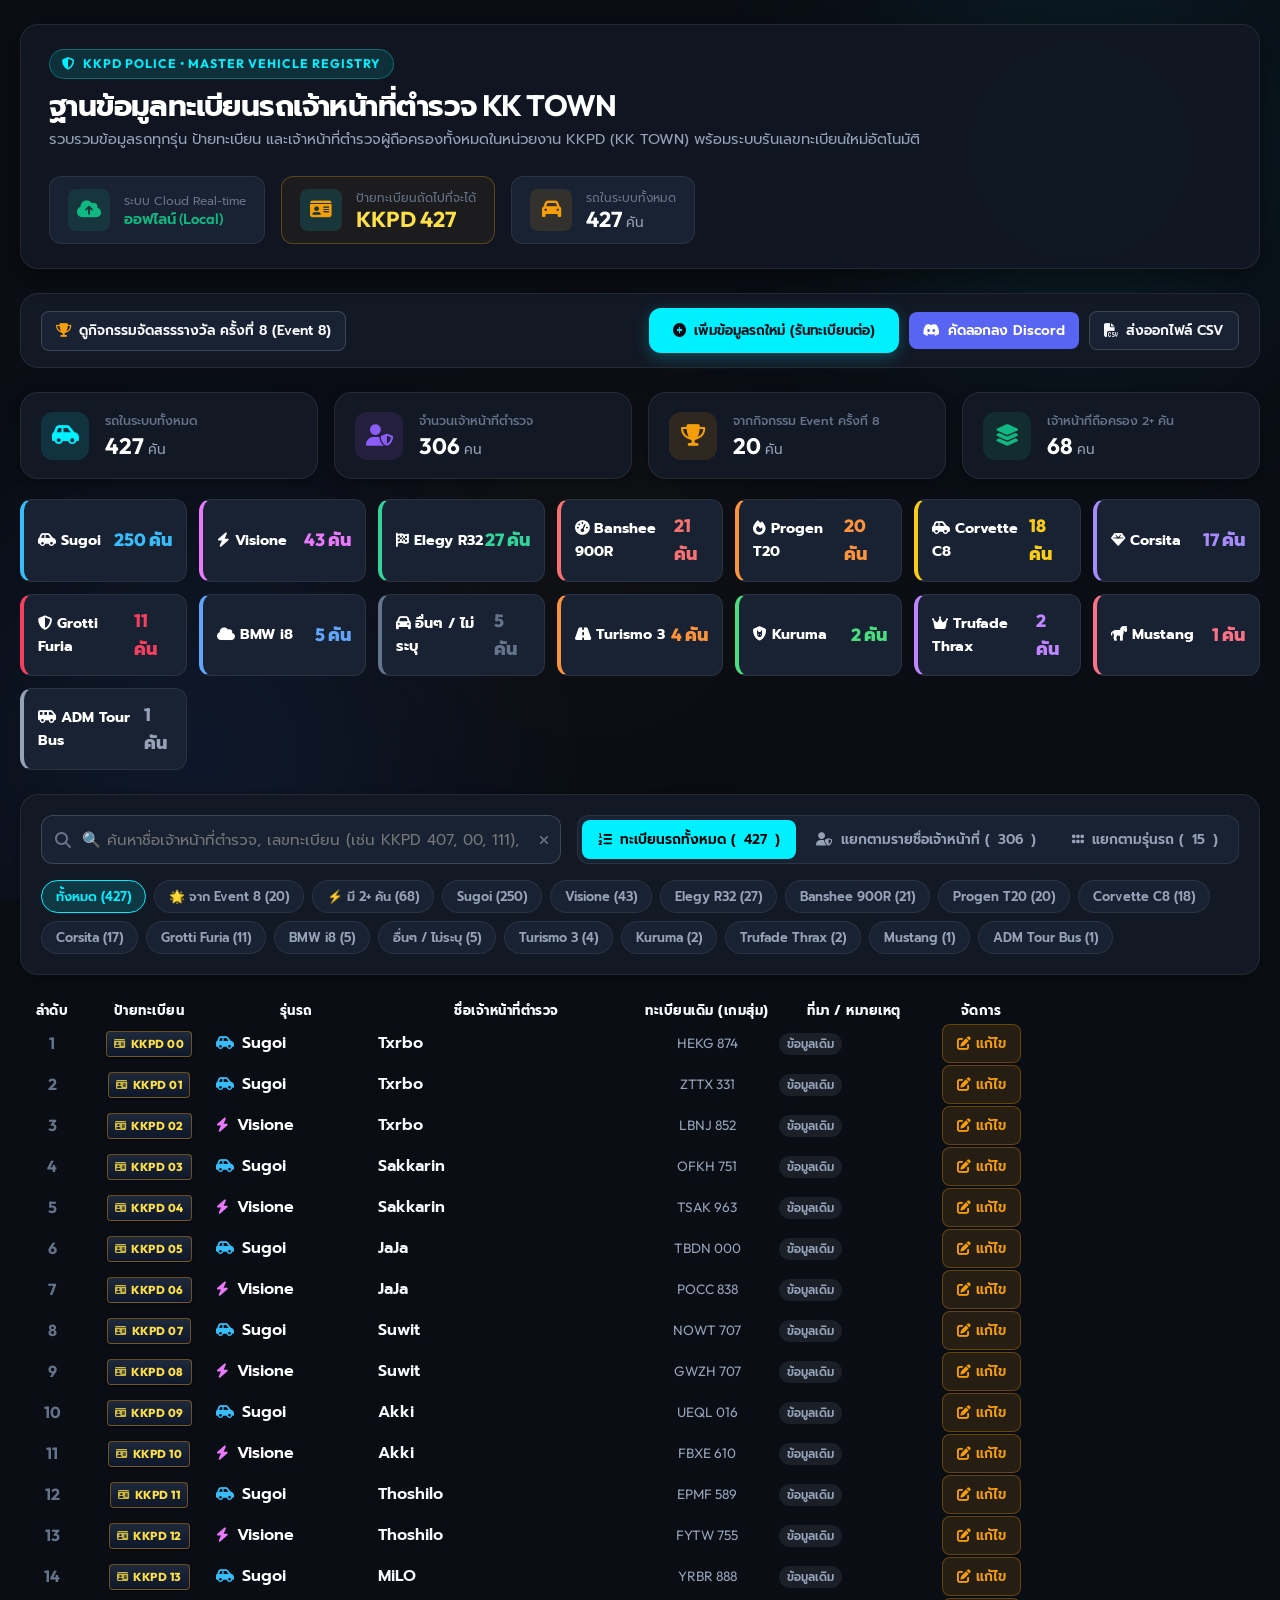
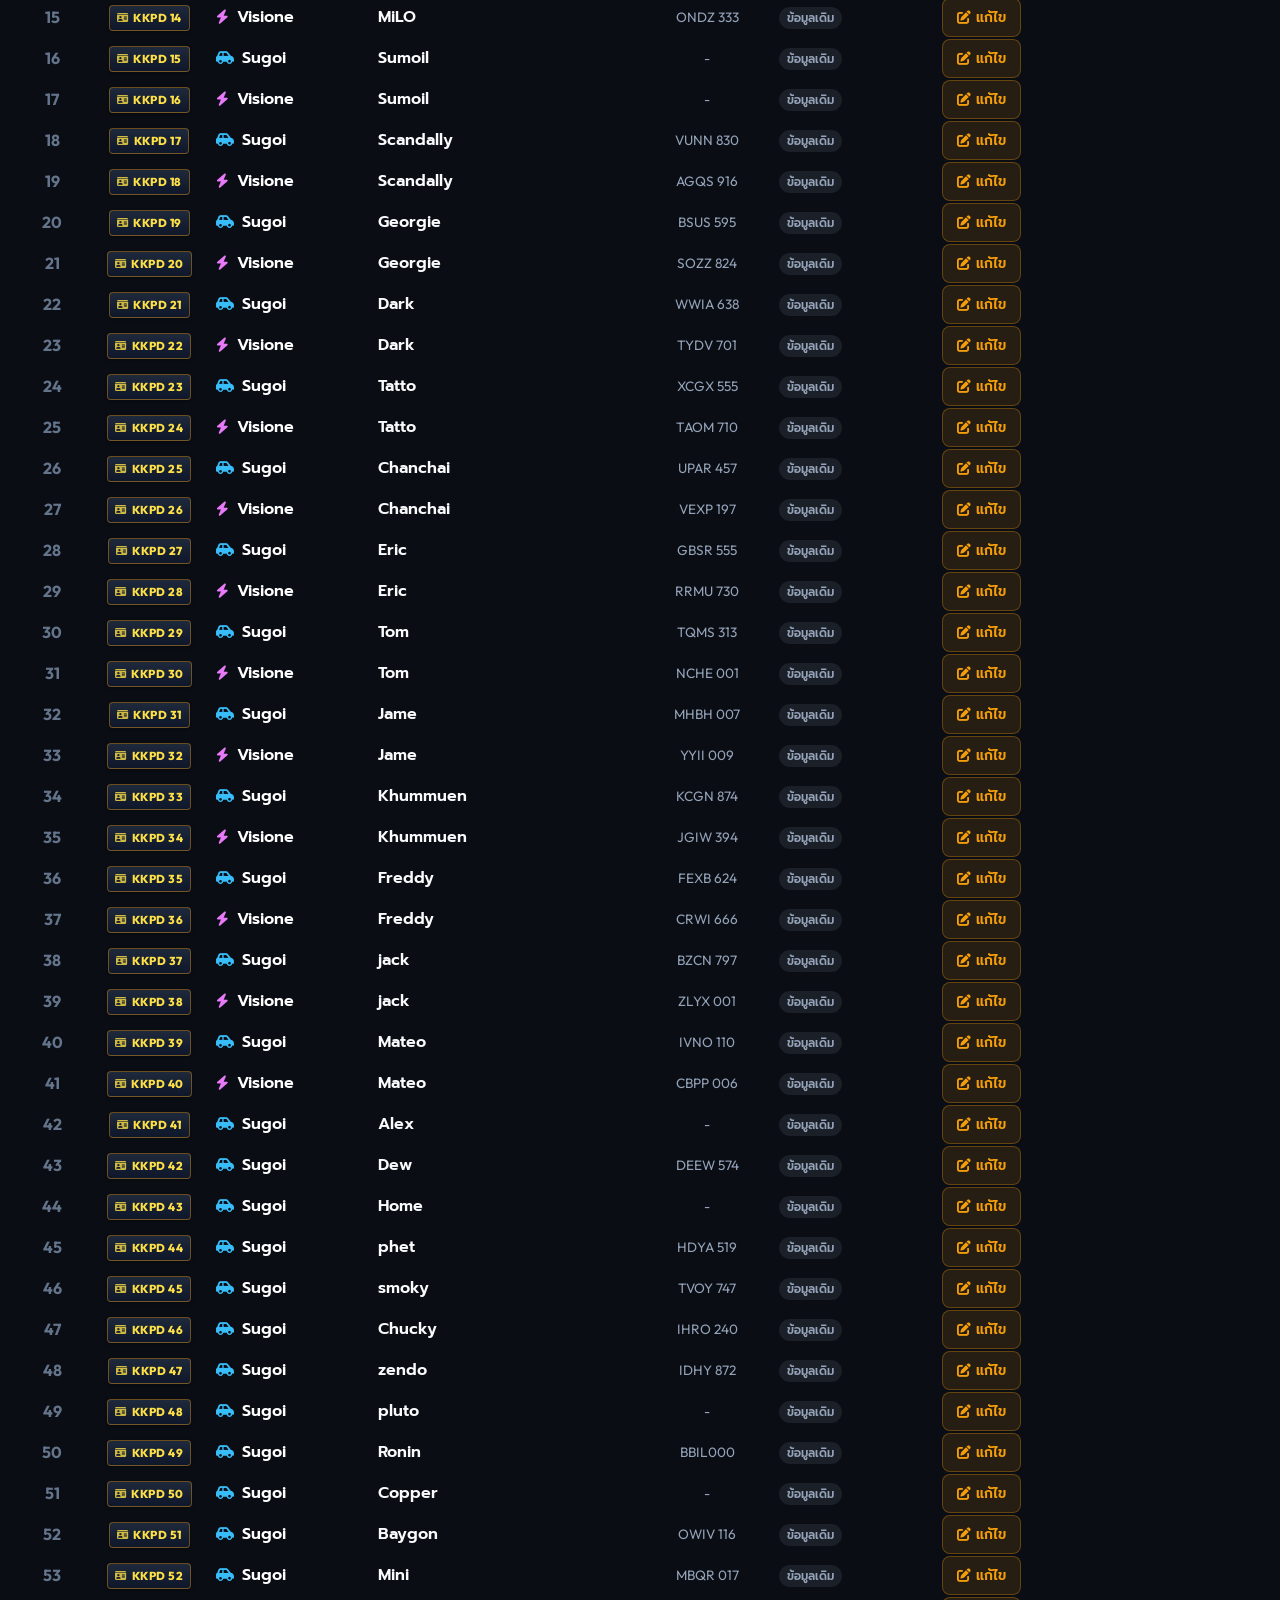
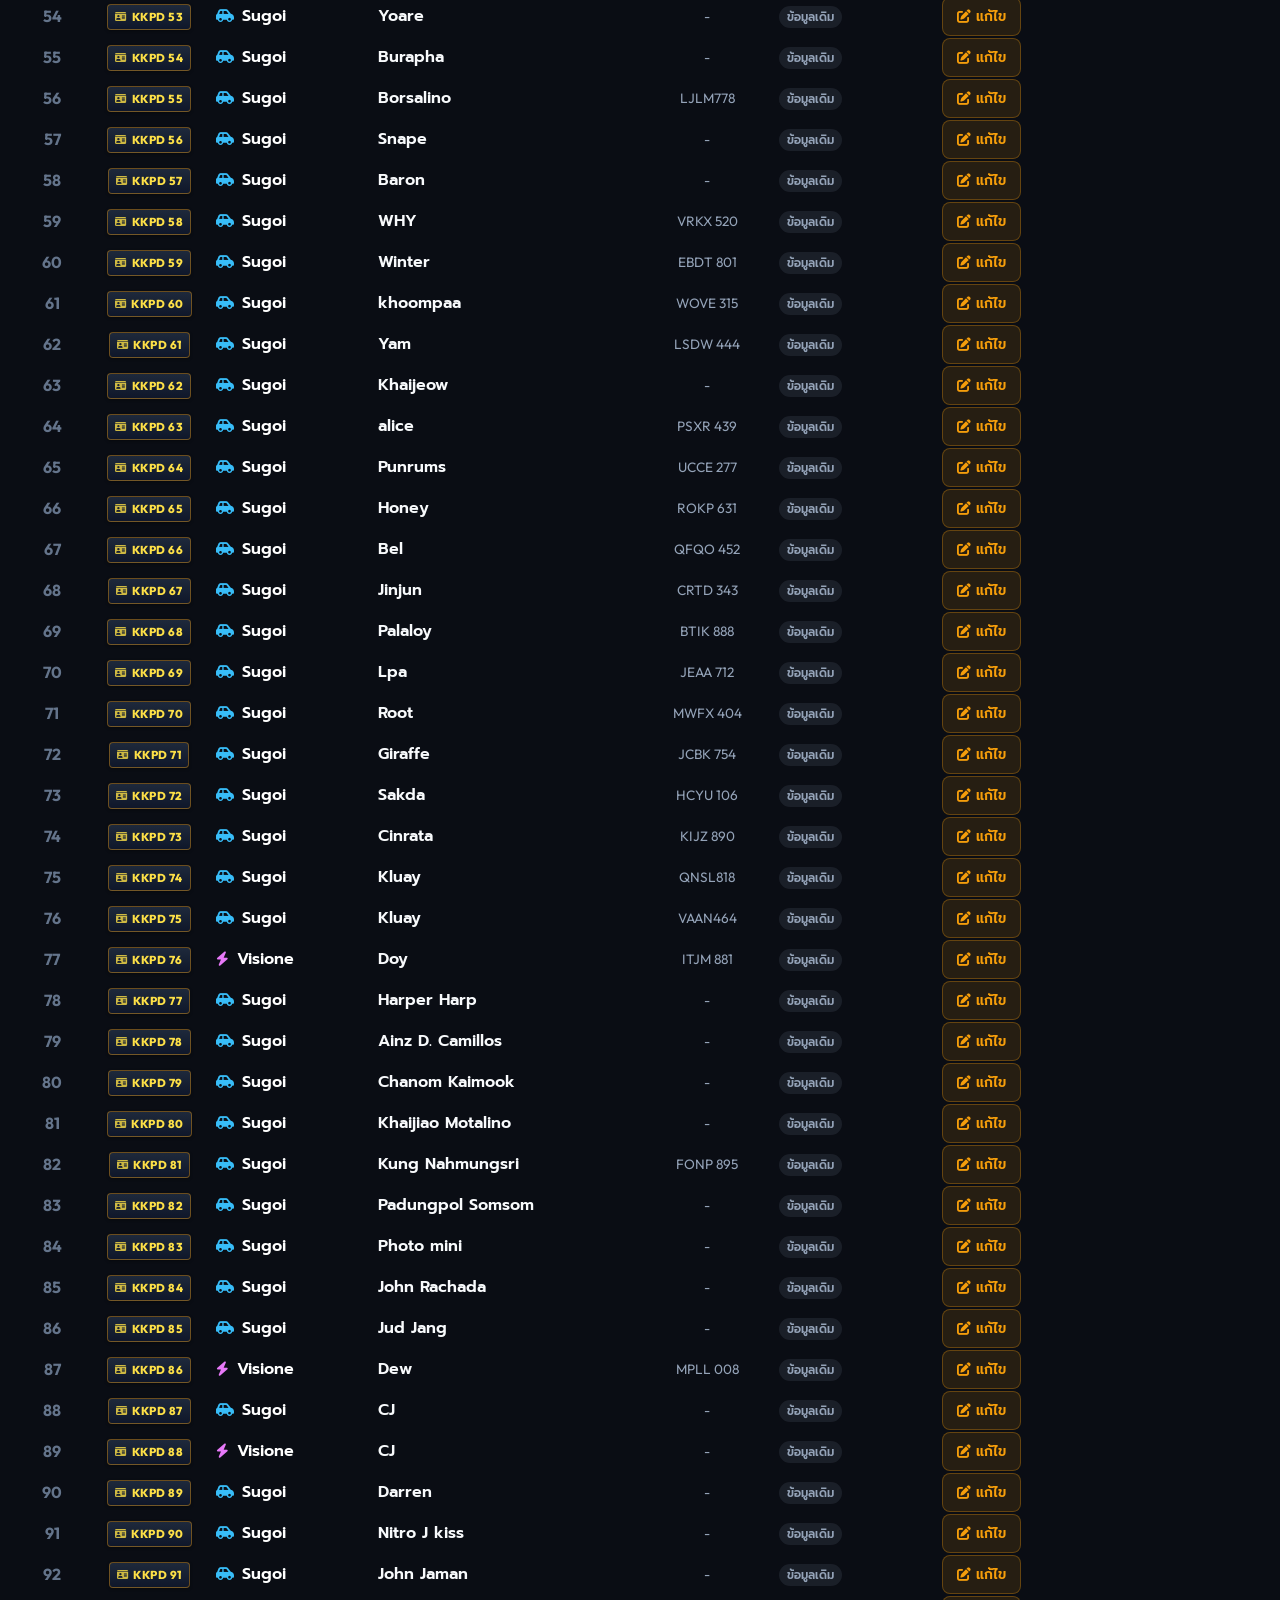
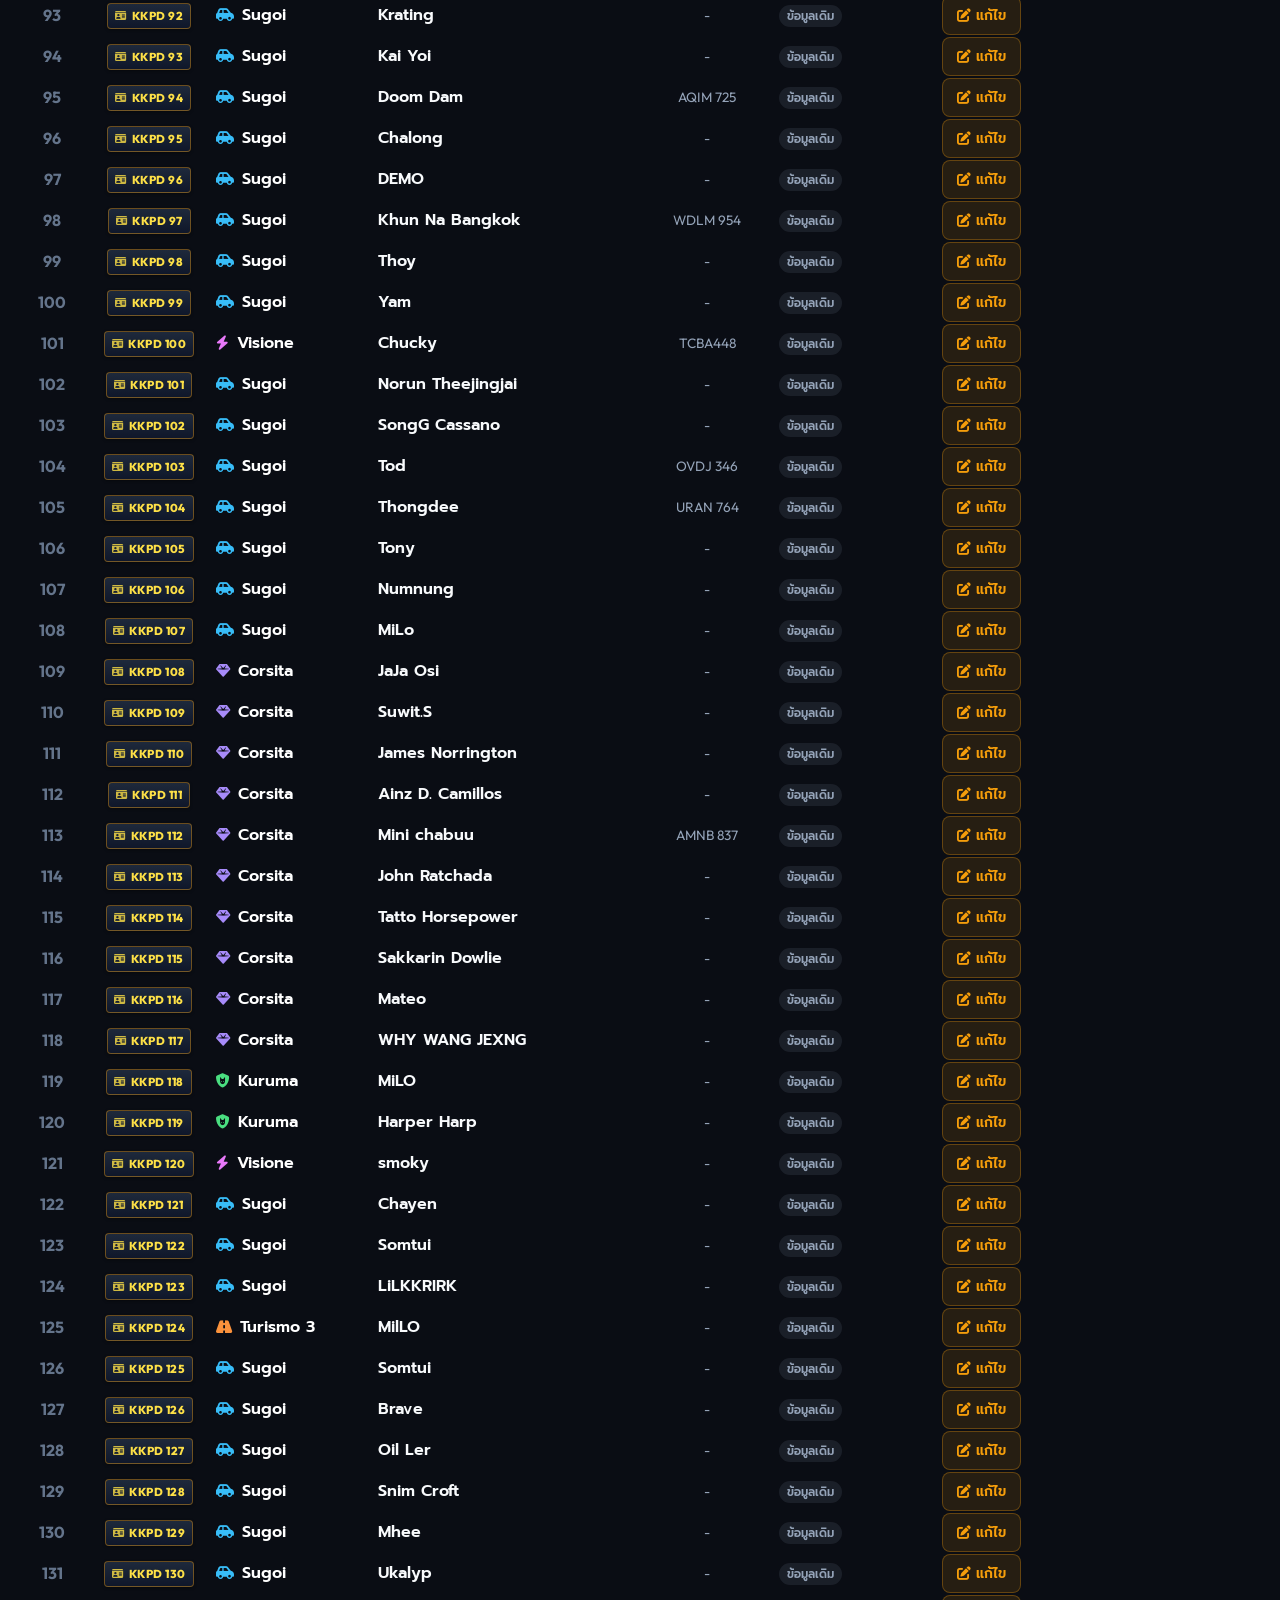
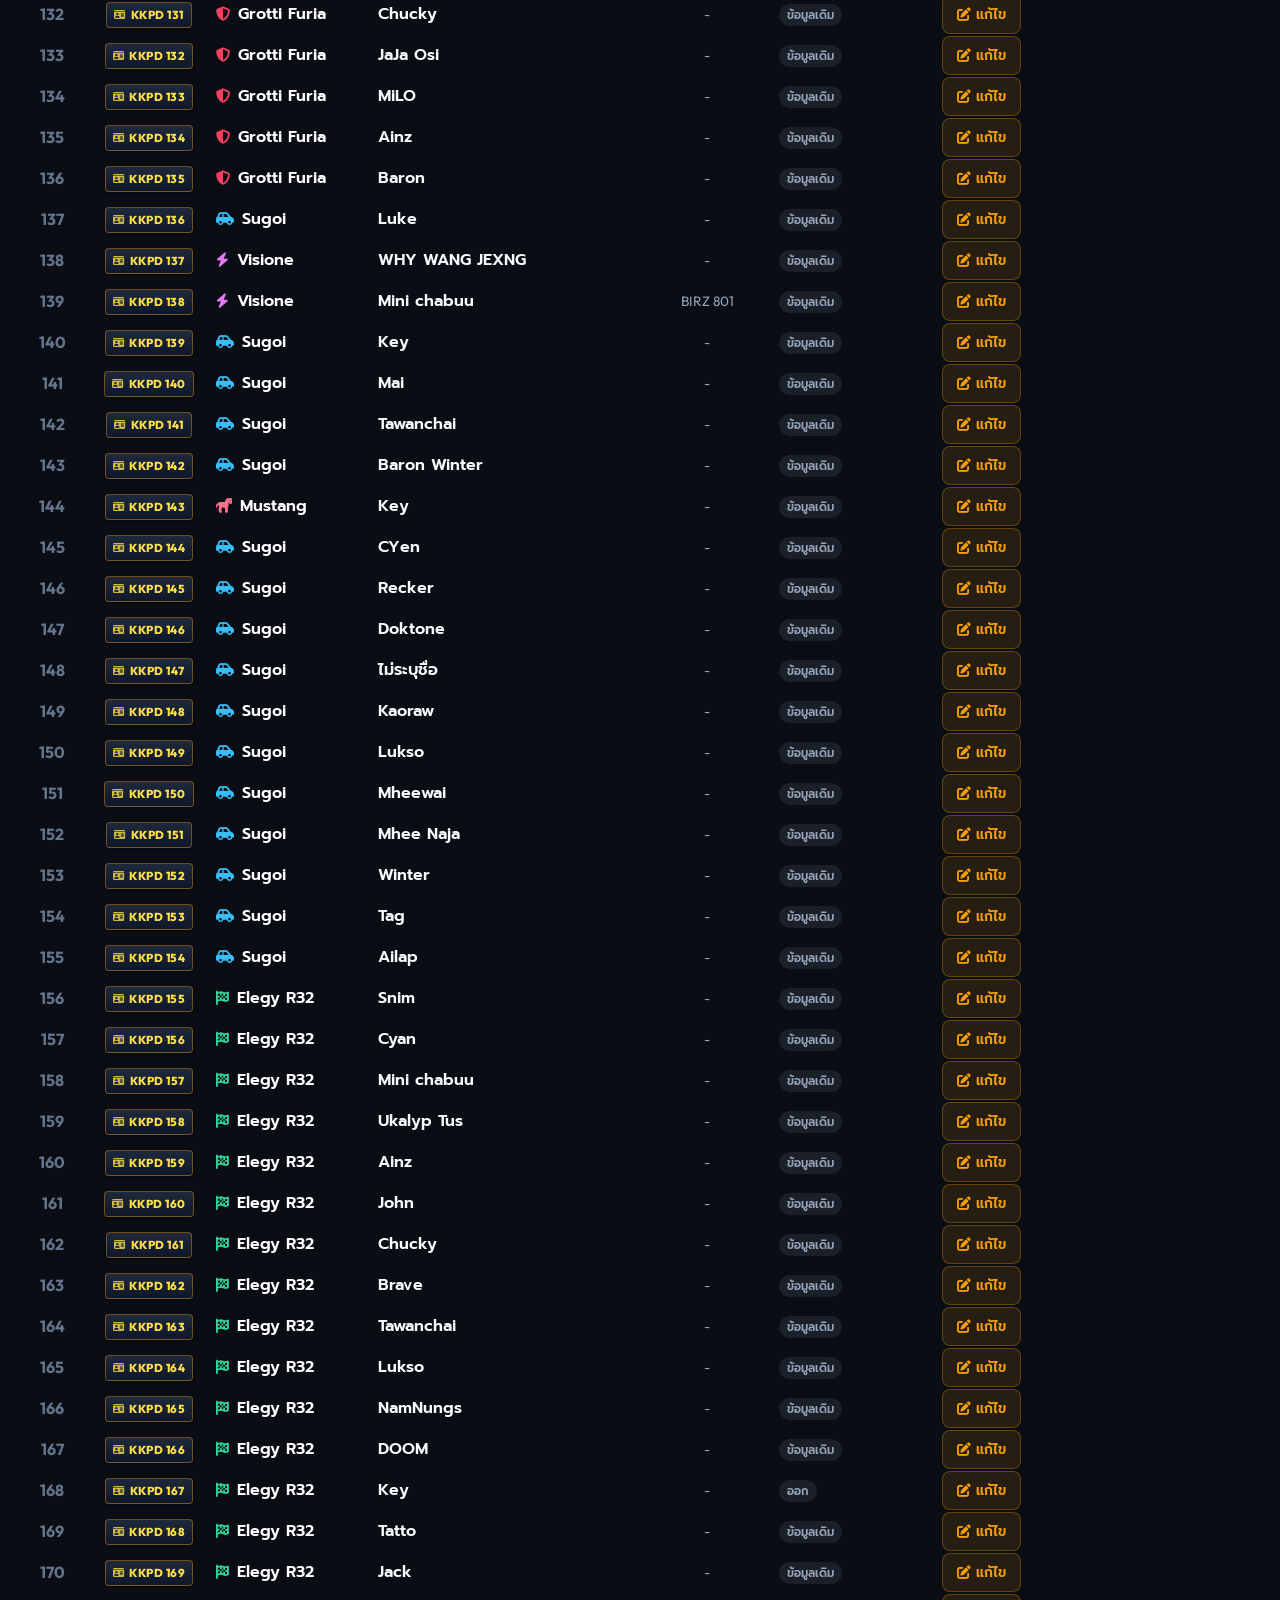
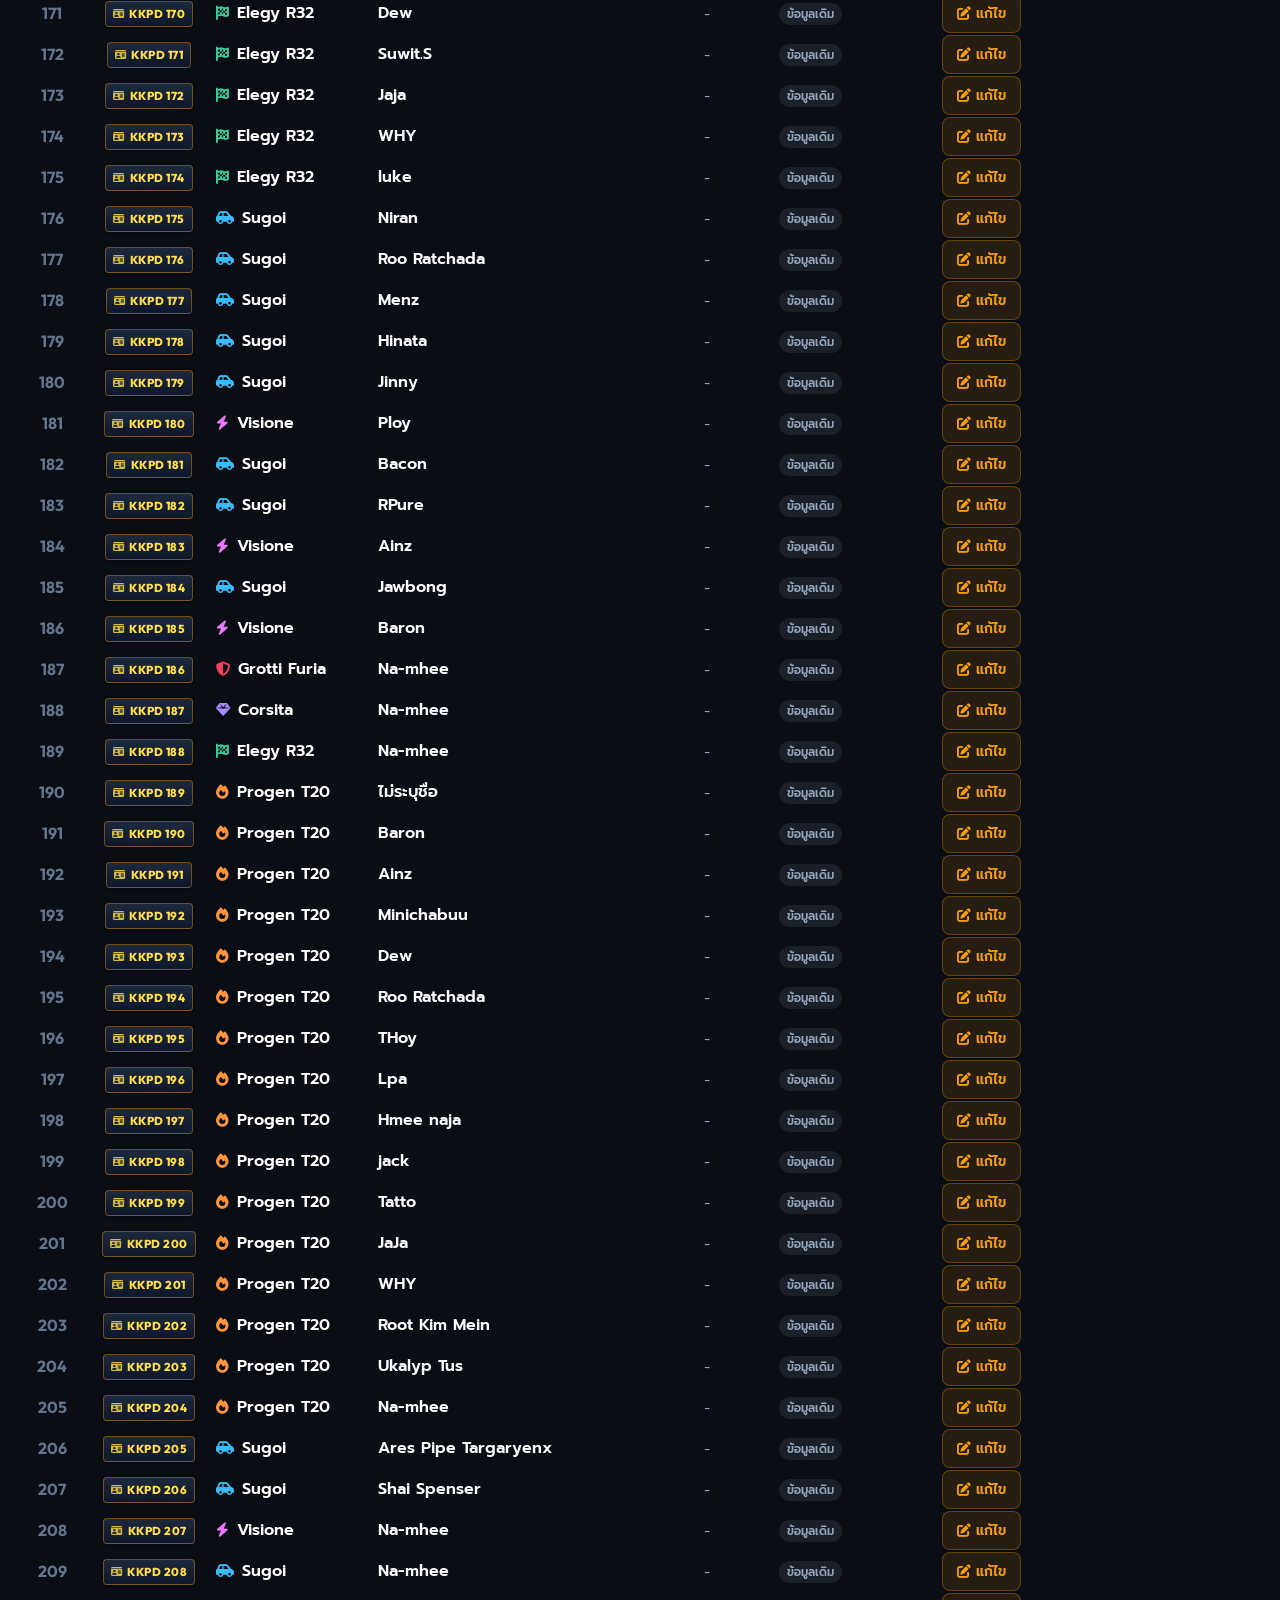
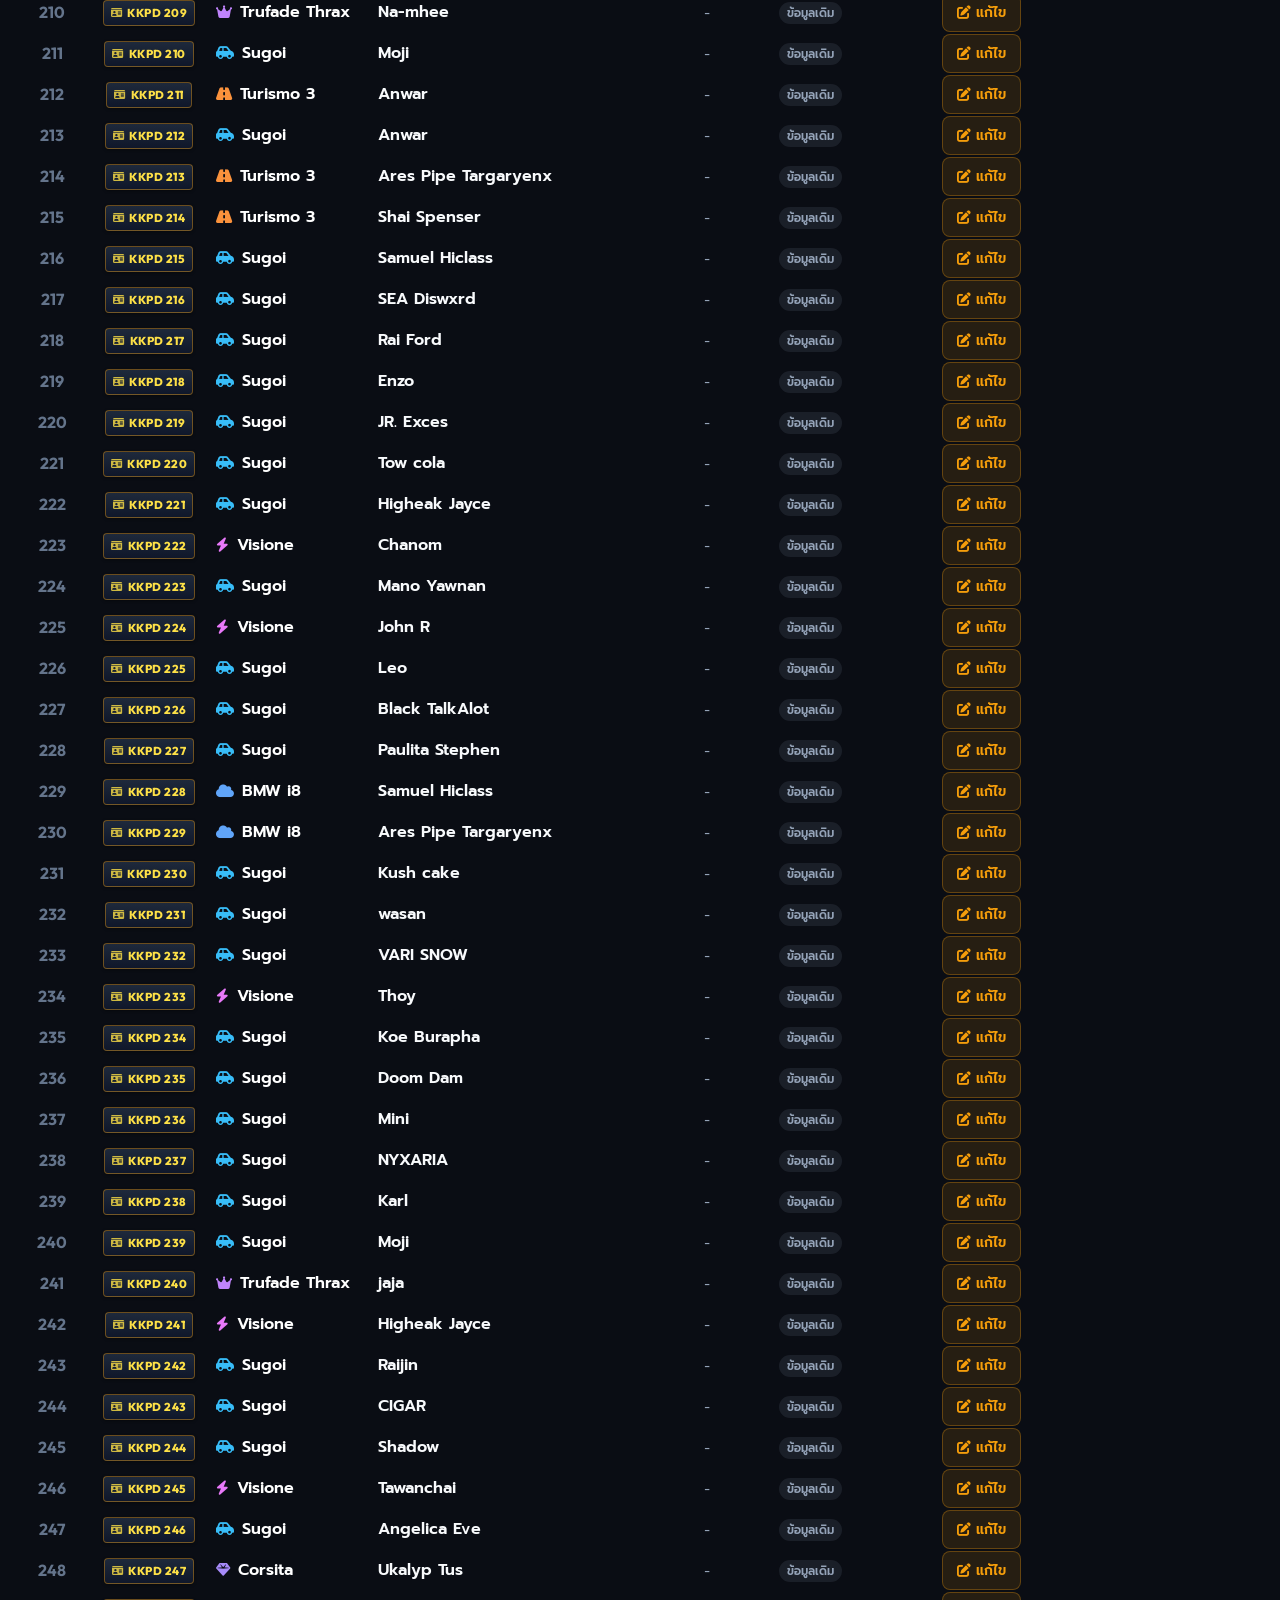
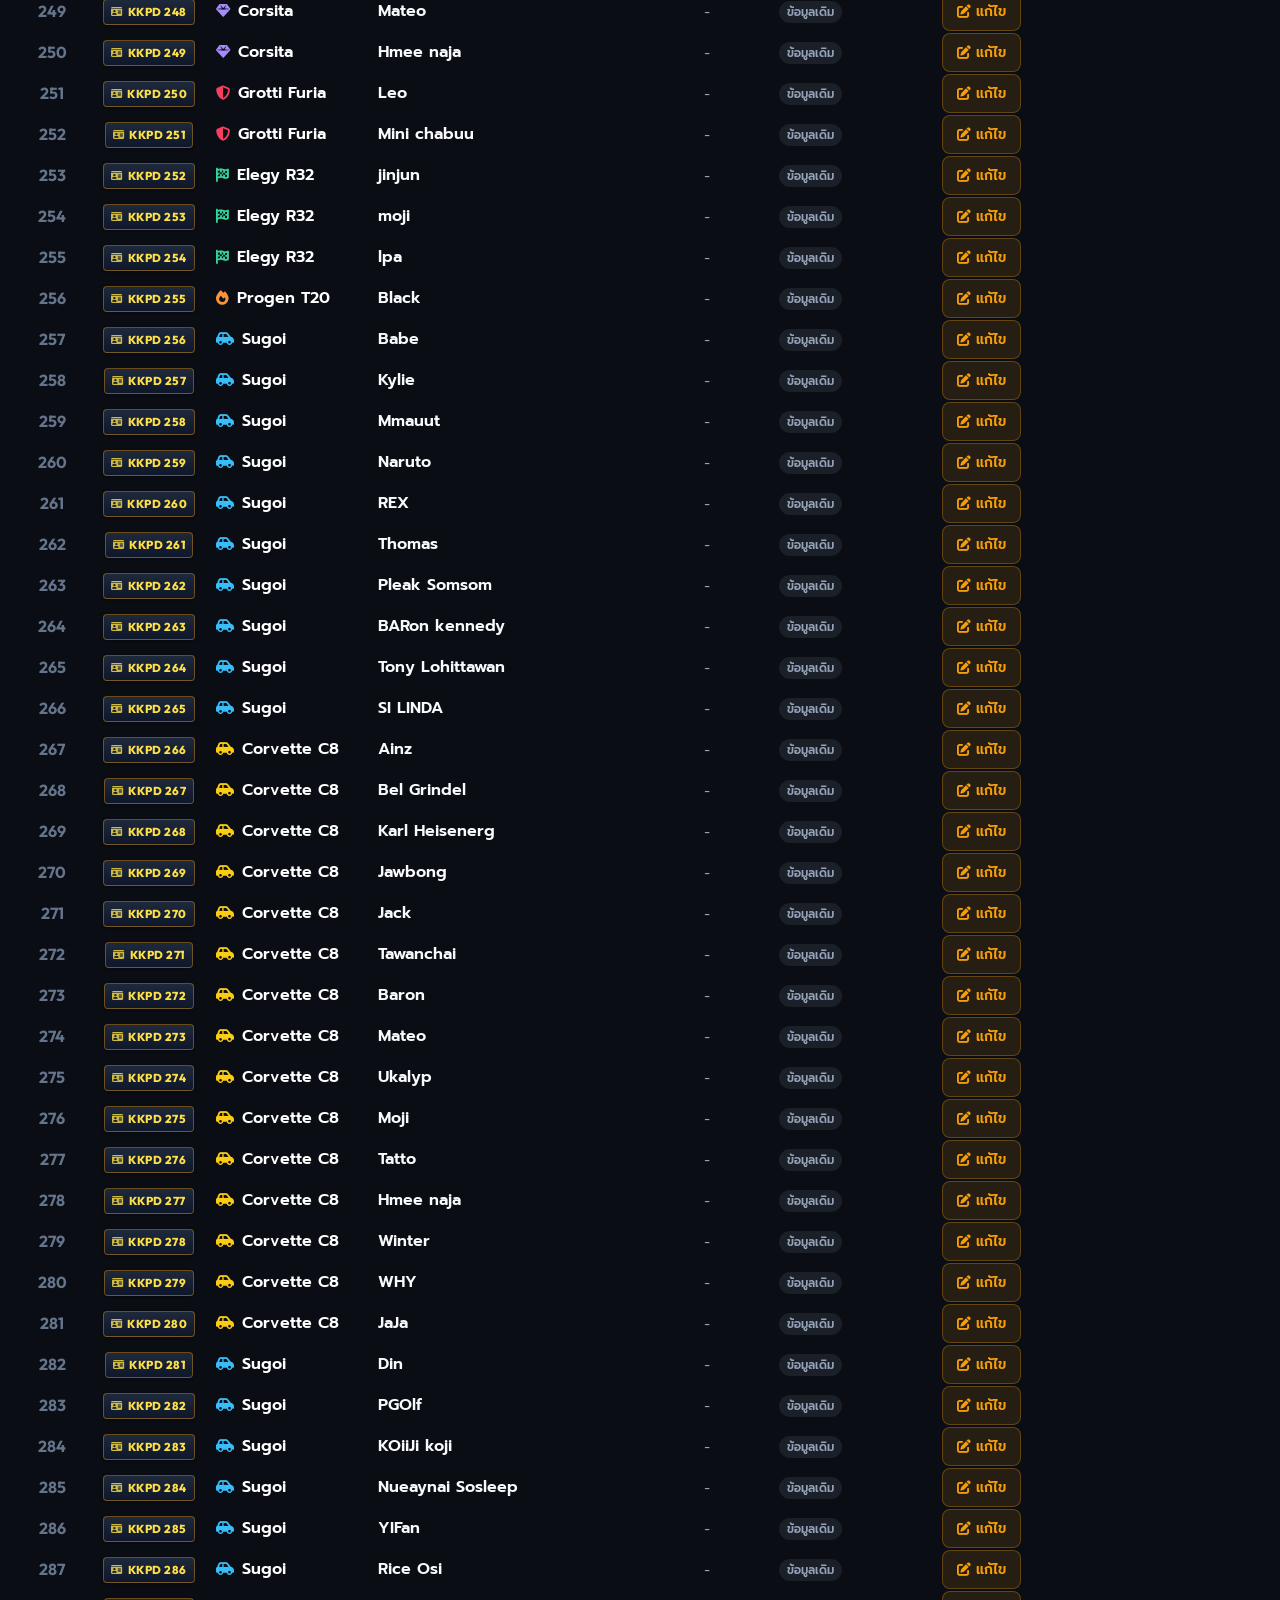
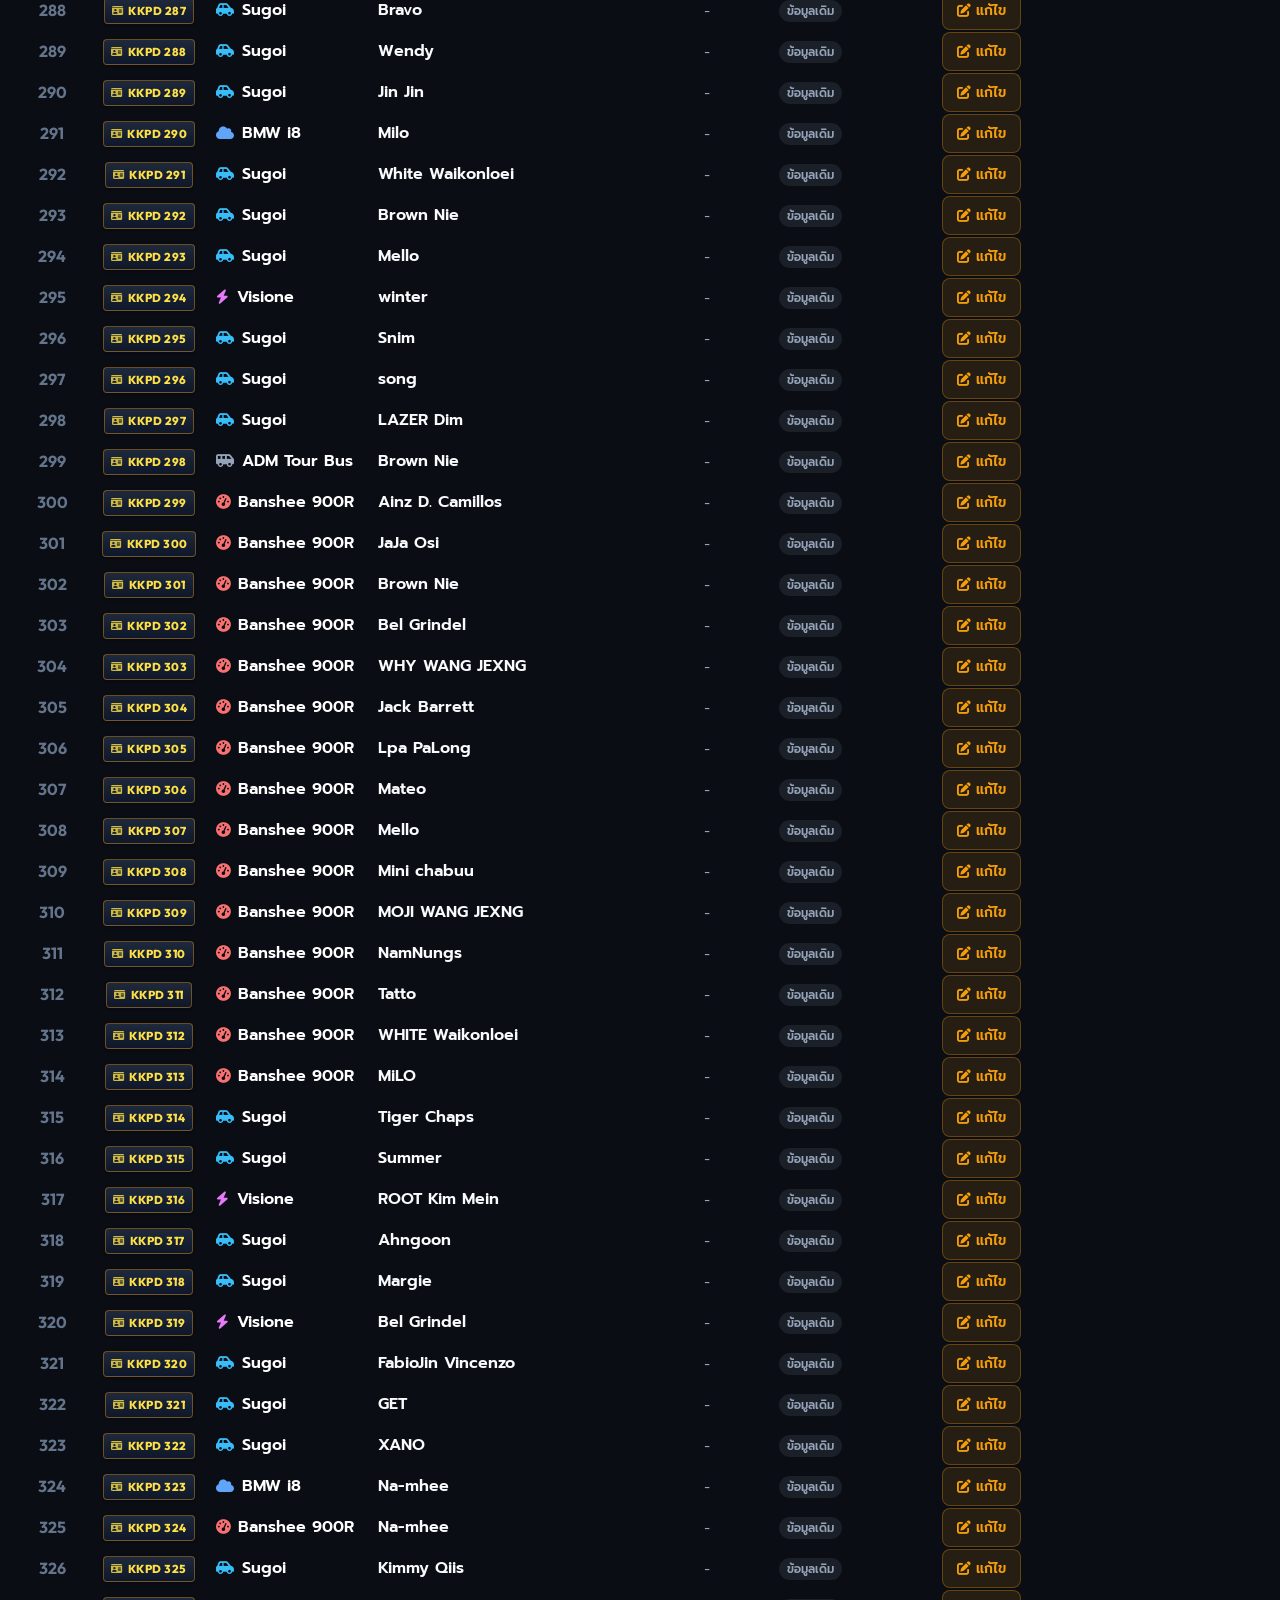
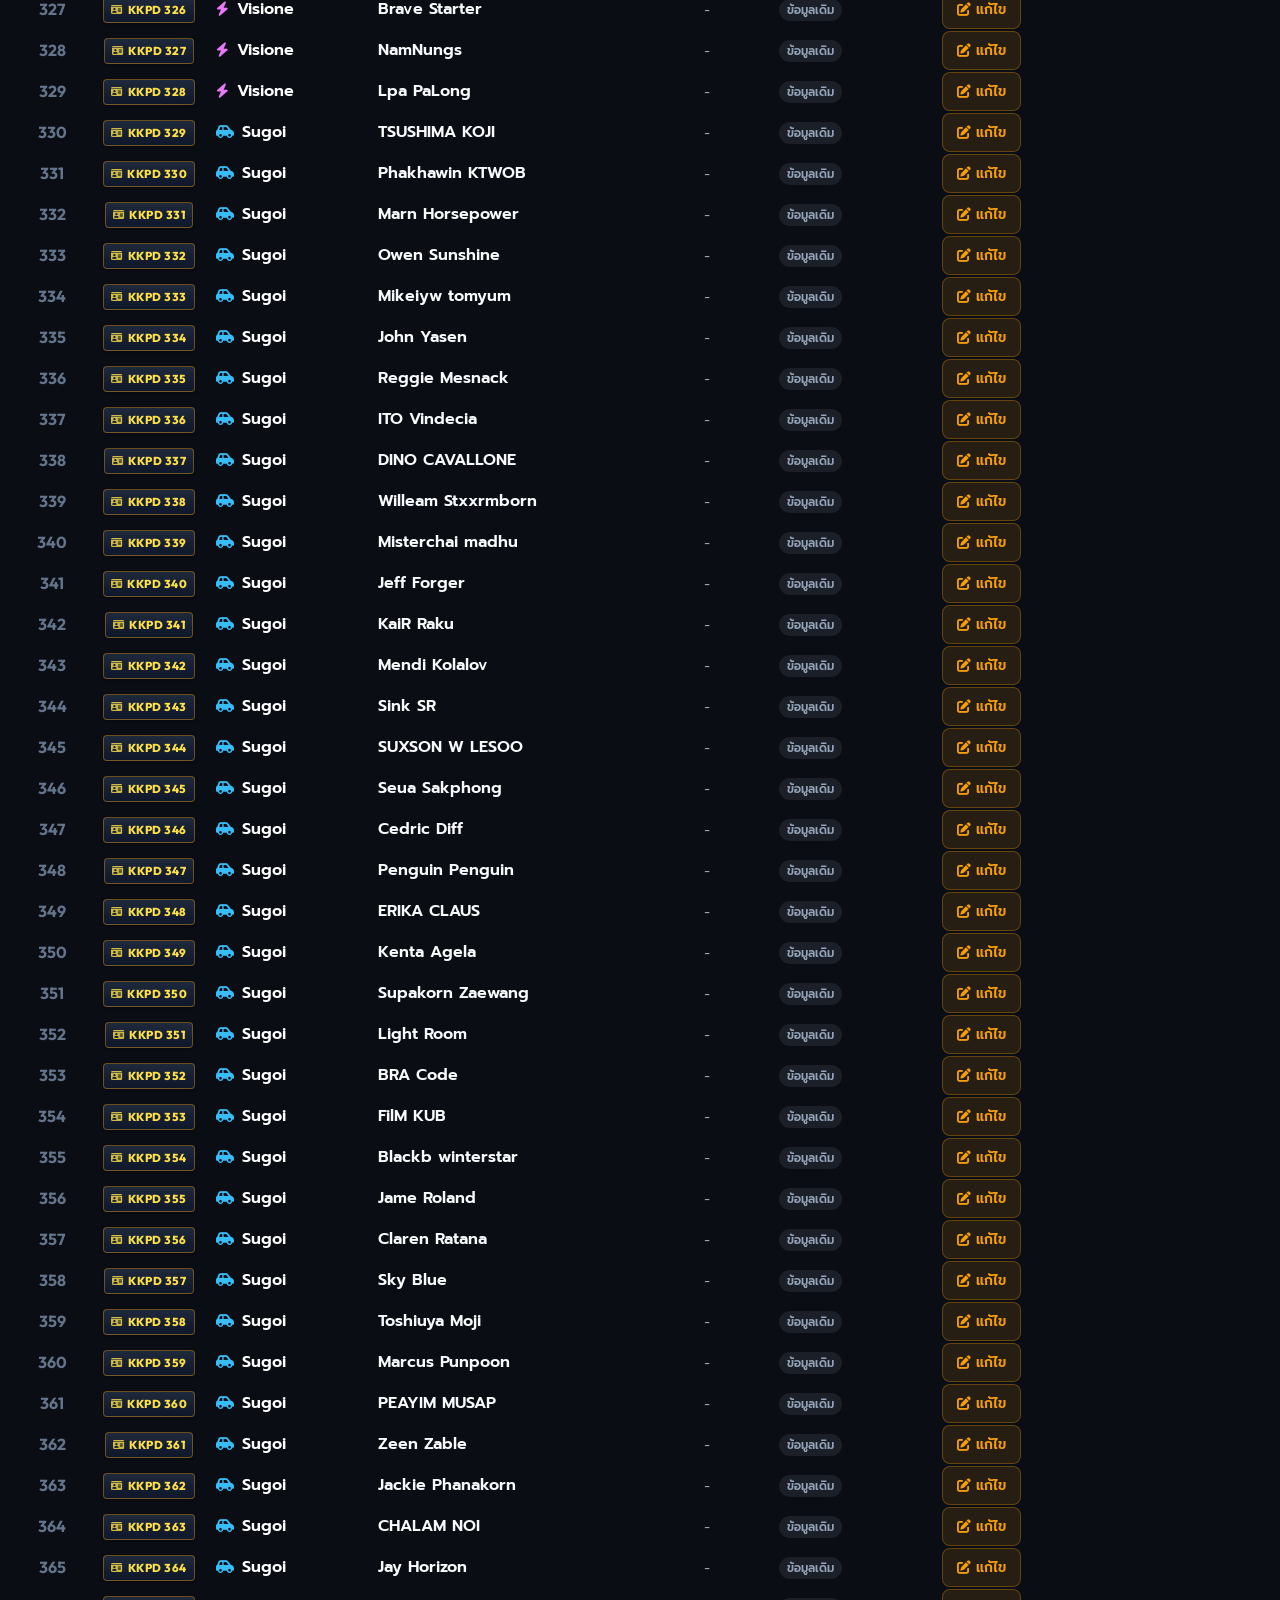
<file: index.html>
<!DOCTYPE html>
<html lang="th">
<head>
  <meta charset="UTF-8">
  <meta name="viewport" content="width=device-width, initial-scale=1.0">
  <title>KKPD Police | ฐานข้อมูลทะเบียนรถเจ้าหน้าที่ตำรวจ KK TOWN (Master Garage)</title>
  <meta name="description" content="ระบบฐานข้อมูลการครอบครองรถและป้ายทะเบียนรถเจ้าหน้าที่ตำรวจ KKPD (KK TOWN) ครบถ้วนทุกรุ่น พร้อมระบบลงทะเบียนรถใหม่">
  
  <meta http-equiv="Cache-Control" content="no-cache, no-store, must-revalidate">
  <meta http-equiv="Pragma" content="no-cache">
  <meta http-equiv="Expires" content="0">
  
  <!-- Google Fonts: Prompt & Outfit -->
  <link rel="preconnect" href="https://fonts.googleapis.com">
  <link rel="preconnect" href="https://fonts.gstatic.com" crossorigin>
  <link href="https://fonts.googleapis.com/css2?family=Outfit:wght@400;500;600;700;800&family=Prompt:wght@300;400;500;600;700&display=swap" rel="stylesheet">
  
  <!-- Font Awesome Icons -->
  <link rel="stylesheet" href="https://cdnjs.cloudflare.com/ajax/libs/font-awesome/6.5.1/css/all.min.css">
  
  <link rel="stylesheet" href="style.css?v=2.4">
</head>
<body>
  <div class="app-background">
    <div class="glow-orb orb-1"></div>
    <div class="glow-orb orb-2"></div>
    <div class="glow-orb orb-3"></div>
  </div>

  <div class="app-container">
    <!-- Header -->
    <header class="main-header">
      <div class="header-brand">
        <div class="brand-badge" style="background: rgba(0, 240, 255, 0.12); color: var(--accent-cyan); border-color: rgba(0, 240, 255, 0.3);">
          <i class="fa-solid fa-shield-halved"></i>
          <span>KKPD POLICE • MASTER VEHICLE REGISTRY</span>
        </div>
        <h1 class="main-title">ฐานข้อมูลทะเบียนรถเจ้าหน้าที่ตำรวจ KK TOWN</h1>
        <p class="main-subtitle">
          รวบรวมข้อมูลรถทุกรุ่น ป้ายทะเบียน และเจ้าหน้าที่ตำรวจผู้ถือครองทั้งหมดในหน่วยงาน KKPD (KK TOWN) พร้อมระบบรันเลขทะเบียนใหม่อัตโนมัติ
        </p>
      </div>

      <div class="header-stats">
        <div class="stat-card cloud-sync-card" id="cloudSyncStatusCard" title="สถานะการซิงค์ข้อมูลกับ Cloud ส่วนกลาง (คลิกเพื่อดึงข้อมูลล่าสุด)">
          <div class="stat-icon cloud-stat"><i class="fa-solid fa-cloud-arrow-up" id="cloudIcon"></i></div>
          <div class="stat-info">
            <span class="stat-label">ระบบ Cloud Real-time</span>
            <div class="stat-value cloud-status-text" id="cloudStatusText">ออนไลน์ ✓</div>
          </div>
        </div>

        <div class="stat-card" style="border-color: rgba(245, 158, 11, 0.3); background: rgba(245, 158, 11, 0.05);">
          <div class="stat-icon" style="color: var(--accent-amber);"><i class="fa-solid fa-id-card"></i></div>
          <div class="stat-info">
            <span class="stat-label">ป้ายทะเบียนถัดไปที่จะได้</span>
            <div class="stat-value" id="headerNextPlate" style="color: #fde047; font-family: var(--font-heading);">KKPD 427</div>
          </div>
        </div>

        <div class="stat-card">
          <div class="stat-icon car-stat"><i class="fa-solid fa-car"></i></div>
          <div class="stat-info">
            <span class="stat-label">รถในระบบทั้งหมด</span>
            <div class="stat-value"><span id="headerTotalCars">427</span> <span class="stat-unit">คัน</span></div>
          </div>
        </div>
      </div>
    </header>

    <!-- Top Action Navigation Bar -->
    <div class="garage-nav-bar">
      <div class="nav-left-actions">
        <a href="event8.html" class="btn-secondary btn-sm" style="text-decoration: none;">
          <i class="fa-solid fa-trophy" style="color:var(--accent-amber);"></i>
          <span>ดูกิจกรรมจัดสรรรางวัล ครั้งที่ 8 (Event 8)</span>
        </a>
      </div>
      <div class="nav-right-actions">
        <button id="btnOpenAddVehicleModal" class="btn-primary">
          <i class="fa-solid fa-plus-circle"></i>
          <span>เพิ่มข้อมูลรถใหม่ (รันทะเบียนต่อ)</span>
        </button>
        <button id="btnCopyMasterDiscord" class="btn-accent btn-sm">
          <i class="fa-brands fa-discord"></i> คัดลอกลง Discord
        </button>
        <button id="btnExportMasterCSV" class="btn-secondary btn-sm">
          <i class="fa-solid fa-file-csv"></i> ส่งออกไฟล์ CSV
        </button>
      </div>
    </div>

    <!-- Main Content Area -->
    <main class="content-wrapper">
      <section id="tab-masterdata" class="tab-content active" style="display: block;">
        
        <!-- Master Data Stats Grid -->
        <div class="master-stats-grid">
          <div class="master-stat-card">
            <div class="master-stat-icon" style="color:var(--accent-cyan); background:rgba(0,240,255,0.12)"><i class="fa-solid fa-car-side"></i></div>
            <div class="master-stat-info">
              <span class="master-stat-label">รถในระบบทั้งหมด</span>
              <div class="master-stat-val" id="statTotalCars">427 <small>คัน</small></div>
            </div>
          </div>
          <div class="master-stat-card">
            <div class="master-stat-icon" style="color:var(--accent-purple); background:rgba(168,85,247,0.12)"><i class="fa-solid fa-user-shield"></i></div>
            <div class="master-stat-info">
              <span class="master-stat-label">จำนวนเจ้าหน้าที่ตำรวจ</span>
              <div class="master-stat-val" id="statTotalMembers">306 <small>นาย</small></div>
            </div>
          </div>
          <div class="master-stat-card">
            <div class="master-stat-icon" style="color:var(--accent-amber); background:rgba(245,158,11,0.12)"><i class="fa-solid fa-trophy"></i></div>
            <div class="master-stat-info">
              <span class="master-stat-label">จากกิจกรรม Event ครั้งที่ 8</span>
              <div class="master-stat-val">20 <small>คัน</small></div>
            </div>
          </div>
          <div class="master-stat-card">
            <div class="master-stat-icon" style="color:var(--accent-emerald); background:rgba(16,185,129,0.12)"><i class="fa-solid fa-layer-group"></i></div>
            <div class="master-stat-info">
              <span class="master-stat-label">เจ้าหน้าที่ถือครอง 2+ คัน</span>
              <div class="master-stat-val" id="statMultiCarMembers">68 <small>นาย</small></div>
            </div>
          </div>
        </div>

        <!-- Car Model Badges Row -->
        <div class="master-car-badges-row" id="masterCarBadgesRow">
          <!-- Populated dynamically with all car models -->
        </div>

        <!-- Master Data Search & Filter Controls -->
        <div class="master-filter-card">
          <div class="master-search-row">
            <div class="search-input-wrapper">
              <i class="fa-solid fa-magnifying-glass search-icon"></i>
              <input type="text" id="masterSearchInput" class="styled-input search-input" placeholder="🔍 ค้นหาชื่อเจ้าหน้าที่ตำรวจ, เลขทะเบียน (เช่น KKPD 407, 00, 111), ทะเบียนเดิม, หรือรุ่นรถ...">
              <button id="btnClearSearch" class="btn-clear-search hidden"><i class="fa-solid fa-xmark"></i></button>
            </div>
            <div class="master-view-toggle">
              <button id="btnViewVehicles" class="btn-toggle active" title="มุมมองทะเบียนรถทั้งหมด">
                <i class="fa-solid fa-list-ol"></i> ทะเบียนรถทั้งหมด (<span id="countViewVehicles">427</span>)
              </button>
              <button id="btnViewMembers" class="btn-toggle" title="มุมมองสรุปรายชื่อเจ้าหน้าที่ตำรวจ">
                <i class="fa-solid fa-user-shield"></i> แยกตามรายชื่อเจ้าหน้าที่ (<span id="countViewMembers">306</span>)
              </button>
              <button id="btnViewModel" class="btn-toggle" title="มุมมองแยกตามรุ่นรถ">
                <i class="fa-solid fa-grip"></i> แยกตามรุ่นรถ (<span id="countViewModel">14</span>)
              </button>
            </div>
          </div>

          <div class="master-filter-chips" id="masterFilterChips">
            <!-- Dynamically generated filter chips -->
          </div>
        </div>

        <!-- View 1: All Vehicles List (427+ Cars) -->
        <div id="masterVehiclesView" class="master-view-container">
          <div class="table-container">
            <table class="styled-table master-table">
              <thead>
                <tr>
                  <th style="width: 60px; text-align: center;">ลำดับ</th>
                  <th style="width: 130px; text-align: center;">ป้ายทะเบียน</th>
                  <th style="width: 160px;">รุ่นรถ</th>
                  <th>ชื่อเจ้าหน้าที่ตำรวจ</th>
                  <th style="width: 140px; text-align: center;">ทะเบียนเดิม (เกมสุ่ม)</th>
                  <th style="width: 150px;">ที่มา / หมายเหตุ</th>
                  <th style="width: 100px; text-align: center;">จัดการ</th>
                </tr>
              </thead>
              <tbody id="masterVehiclesTableBody">
                <!-- Populated dynamically -->
              </tbody>
            </table>
          </div>
        </div>

        <!-- View 2: Grouped by Member Summary (306+ Members) -->
        <div id="masterMembersView" class="master-view-container hidden">
          <div class="table-container">
            <table class="styled-table master-table">
              <thead>
                <tr>
                  <th style="width: 60px; text-align: center;">ลำดับ</th>
                  <th>รายชื่อเจ้าหน้าที่ตำรวจ</th>
                  <th style="width: 110px; text-align: center;">จำนวนรถ</th>
                  <th>รายการรถและป้ายทะเบียนที่ครอบครอง</th>
                  <th style="width: 150px;">ที่มา</th>
                </tr>
              </thead>
              <tbody id="masterMembersTableBody">
                <!-- Populated dynamically -->
              </tbody>
            </table>
          </div>
        </div>

        <!-- View 3: Grouped by Car Model Grid (14+ Models) -->
        <div id="masterModelView" class="master-view-container hidden">
          <div class="model-roster-grid" id="modelRosterGrid">
            <!-- Populated dynamically with 14 model cards -->
          </div>
        </div>
      </section>
    </main>

    <!-- Footer -->
    <footer class="main-footer">
      <div class="footer-content">
        <p>🚓 KKPD Master Garage Registry • ฐานข้อมูลทะเบียนรถเจ้าหน้าที่ตำรวจ KK TOWN</p>
        <div class="footer-links">
          <button id="btnSoundToggle" class="btn-icon" title="เปิด/ปิดเสียงเอฟเฟกต์">
            <i class="fa-solid fa-volume-high" id="soundIcon"></i>
          </button>
        </div>
      </div>
    </footer>
  </div>

  <!-- Toast Notification Container -->
  <div id="toastContainer" class="toast-container"></div>

  <!-- ================= ADD NEW VEHICLE MODAL ================= -->
  <div id="addVehicleModal" class="modal-overlay hidden">
    <div class="modal-card modal-lg">
      <div class="modal-header">
        <h3><i class="fa-solid fa-car-burst" style="color:var(--accent-cyan);"></i> เพิ่มข้อมูลรถใหม่ (ลงทะเบียนป้าย)</h3>
        <button id="btnCloseAddVehicleModal" class="btn-close"><i class="fa-solid fa-xmark"></i></button>
      </div>

      <div class="modal-body">
        <div class="add-vehicle-grid">
          
          <!-- Field 1: Member Name -->
          <div class="form-group">
            <label for="newVehicleOwner" class="form-label">
              <i class="fa-solid fa-user-shield"></i> 1. ชื่อเจ้าหน้าที่ตำรวจผู้ครอบครอง <span class="required">*</span>
            </label>
            <input type="text" id="newVehicleOwner" class="styled-input" placeholder="พิมพ์ชื่อเจ้าหน้าที่ เช่น Txrbo, Baron, Ainz..." autocomplete="off" list="membersDataList">
            <datalist id="membersDataList">
              <!-- Dynamically populated with existing member names -->
            </datalist>
          </div>

          <!-- Field 2: Car Model -->
          <div class="form-group">
            <label for="newVehicleModel" class="form-label">
              <i class="fa-solid fa-car"></i> 2. รุ่นรถ <span class="required">*</span>
            </label>
            <div class="custom-select-wrapper">
              <select id="newVehicleModel" class="styled-select">
                <option value="Sugoi">Sugoi (Civic Type-R)</option>
                <option value="Visione">Visione</option>
                <option value="R32">Elegy R32 (Nissan Skyline)</option>
                <option value="Banshee">Banshee 900R</option>
                <option value="T20">Progen T20</option>
                <option value="C8">Corvette C8</option>
                <option value="Corsita">Lampadati Corsita</option>
                <option value="Furia">Grotti Furia</option>
                <option value="I8">BMW i8</option>
                <option value="Turismo3">Turismo 3</option>
                <option value="Kuruma">Kuruma</option>
                <option value="Thrax">Trufade Thrax</option>
                <option value="Mustang">Mustang</option>
                <option value="ADMTour">ADM Tour Bus</option>
                <option value="CUSTOM">➕ รุ่นอื่นๆ (พิมพ์ระบุเอง)</option>
              </select>
              <i class="fa-solid fa-chevron-down select-arrow"></i>
            </div>
          </div>

          <!-- Custom Model Input (Hidden by default) -->
          <div id="customModelGroup" class="form-group hidden" style="grid-column: 1 / -1;">
            <label for="customModelInput" class="form-label">
              <i class="fa-solid fa-pen-nib"></i> ระบุชื่อรุ่นรถ:
            </label>
            <input type="text" id="customModelInput" class="styled-input" placeholder="พิมพ์ชื่อรุ่นรถ เช่น Supra, GTR, Ferrari...">
          </div>

          <!-- Field 3: KKPD Plate (Auto-run with manual override) -->
          <div class="form-group" style="grid-column: 1 / -1;">
            <div style="display:flex; justify-content:space-between; align-items:center; margin-bottom:6px;">
              <label for="newVehiclePlateInput" class="form-label" style="margin-bottom:0;">
                <i class="fa-solid fa-id-card"></i> 3. ป้ายทะเบียนระบบ KKPD <span class="required">*</span>
              </label>
              <button type="button" id="btnToggleCustomPlate" class="btn-sm btn-secondary" style="font-size:0.75rem; padding:3px 8px;">
                <i class="fa-solid fa-pen"></i> กำหนดเลขเอง
              </button>
            </div>
            <div class="auto-plate-display-box">
              <input type="text" id="newVehiclePlateInput" class="styled-input" style="max-width: 180px; font-family: var(--font-heading); font-weight:800; color:#fde047; text-align:center; font-size:1.05rem;" value="KKPD 427">
              <span class="auto-plate-hint" id="autoPlateHint"><i class="fa-solid fa-wand-magic-sparkles"></i> รันต่อจากคันล่าสุดอัตโนมัติ (หรือคลิก "กำหนดเลขเอง" เพื่อพิมพ์เลขเฉพาะ)</span>
            </div>
          </div>

          <!-- Field 4: Old Plate From Game -->
          <div class="form-group">
            <label for="newVehicleOldPlate" class="form-label">
              <i class="fa-solid fa-clock-rotate-left"></i> 4. ทะเบียนเดิมที่เกมสุ่มให้ (ก่อนเปลี่ยนเลข)
            </label>
            <input type="text" id="newVehicleOldPlate" class="styled-input" placeholder="เช่น DZHB 481, OFKH 751 (ไม่บังคับ)">
          </div>

          <!-- Field 5: Note -->
          <div class="form-group">
            <label for="newVehicleNote" class="form-label">
              <i class="fa-solid fa-comment-dots"></i> 5. ที่มา / หมายเหตุ
            </label>
            <input type="text" id="newVehicleNote" class="styled-input" placeholder="เช่น ซื้อในเมือง, กิจกรรมพิเศษ, Tebex (ค่าเริ่มต้น: เพิ่มใหม่)">
          </div>

          <!-- Field 6: 6-Digit PIN Security Gate -->
          <div class="form-group pin-security-section" style="grid-column: 1 / -1;">
            <label for="addVehiclePinInput" class="form-label">
              <i class="fa-solid fa-shield-halved" style="color:var(--accent-amber);"></i> 6. กรอกรหัส PIN 6 หลัก (เพื่อยืนยันสิทธิ์ในการเพิ่มข้อมูล) <span class="required">*</span>
            </label>
            <div class="pin-input-row" style="max-width: 320px;">
              <div class="pin-input-wrapper">
                <i class="fa-solid fa-key pin-icon"></i>
                <input type="password" id="addVehiclePinInput" class="styled-input pin-input" maxlength="6" placeholder="••••••" inputmode="numeric" autocomplete="off">
              </div>
            </div>
            <div id="addVehiclePinError" class="pin-error-msg hidden" style="margin-top: 8px;">
              <i class="fa-solid fa-triangle-exclamation"></i> รหัส PIN ไม่ถูกต้อง
            </div>
          </div>
        </div>
      </div>

      <div class="modal-footer">
        <button id="btnSubmitNewVehicle" class="btn-primary btn-large">
          <i class="fa-solid fa-circle-check"></i> บันทึกข้อมูลและออกป้ายทะเบียน
        </button>
        <button id="btnCancelAddVehicle" class="btn-secondary">ยกเลิก</button>
      </div>
    </div>
  </div>

  <!-- ================= EDIT VEHICLE MODAL ================= -->
  <div id="editVehicleModal" class="modal-overlay hidden">
    <div class="modal-card modal-lg">
      <div class="modal-header">
        <h3><i class="fa-solid fa-pen-to-square" style="color:var(--accent-amber);"></i> แก้ไขข้อมูลรถ & ทะเบียน (Admin Edit)</h3>
        <button id="btnCloseEditVehicleModal" class="btn-close"><i class="fa-solid fa-xmark"></i></button>
      </div>

      <div class="modal-body">
        <input type="hidden" id="editVehicleIndex" value="-1">

        <div class="add-vehicle-grid">
          
          <!-- Field 1: Member Name -->
          <div class="form-group">
            <label for="editVehicleOwner" class="form-label">
              <i class="fa-solid fa-user-shield"></i> 1. ชื่อเจ้าหน้าที่ตำรวจผู้ครอบครอง <span class="required">*</span>
            </label>
            <input type="text" id="editVehicleOwner" class="styled-input" placeholder="ชื่อเจ้าหน้าที่ตำรวจ..." autocomplete="off">
          </div>

          <!-- Field 2: Car Model -->
          <div class="form-group">
            <label for="editVehicleModel" class="form-label">
              <i class="fa-solid fa-car"></i> 2. รุ่นรถ <span class="required">*</span>
            </label>
            <div class="custom-select-wrapper">
              <select id="editVehicleModel" class="styled-select">
                <option value="Sugoi">Sugoi (Civic Type-R)</option>
                <option value="Visione">Visione</option>
                <option value="R32">Elegy R32 (Nissan Skyline)</option>
                <option value="Banshee">Banshee 900R</option>
                <option value="T20">Progen T20</option>
                <option value="C8">Corvette C8</option>
                <option value="Corsita">Lampadati Corsita</option>
                <option value="Furia">Grotti Furia</option>
                <option value="I8">BMW i8</option>
                <option value="Turismo3">Turismo 3</option>
                <option value="Kuruma">Kuruma</option>
                <option value="Thrax">Trufade Thrax</option>
                <option value="Mustang">Mustang</option>
                <option value="ADMTour">ADM Tour Bus</option>
                <option value="CUSTOM">➕ รุ่นอื่นๆ (พิมพ์ระบุเอง)</option>
              </select>
              <i class="fa-solid fa-chevron-down select-arrow"></i>
            </div>
          </div>

          <!-- Custom Model Input for Edit -->
          <div id="editCustomModelGroup" class="form-group hidden" style="grid-column: 1 / -1;">
            <label for="editCustomModelInput" class="form-label">
              <i class="fa-solid fa-pen-nib"></i> ระบุชื่อรุ่นรถ:
            </label>
            <input type="text" id="editCustomModelInput" class="styled-input" placeholder="พิมพ์ชื่อรุ่นรถ เช่น Supra, GTR, Ferrari...">
          </div>

          <!-- Field 3: KKPD Plate -->
          <div class="form-group">
            <label for="editVehiclePlate" class="form-label">
              <i class="fa-solid fa-id-card"></i> 3. ป้ายทะเบียนระบบ KKPD <span class="required">*</span>
            </label>
            <input type="text" id="editVehiclePlate" class="styled-input" style="font-family: var(--font-heading); font-weight:800; color:#fde047;" placeholder="เช่น KKPD 407">
          </div>

          <!-- Field 4: Old Plate From Game -->
          <div class="form-group">
            <label for="editVehicleOldPlate" class="form-label">
              <i class="fa-solid fa-clock-rotate-left"></i> 4. ทะเบียนเดิมที่เกมสุ่มให้ (ก่อนเปลี่ยนเลข)
            </label>
            <input type="text" id="editVehicleOldPlate" class="styled-input" placeholder="เช่น DZHB 481 (ไม่บังคับ)">
          </div>

          <!-- Field 5: Note -->
          <div class="form-group" style="grid-column: 1 / -1;">
            <label for="editVehicleNote" class="form-label">
              <i class="fa-solid fa-comment-dots"></i> 5. ที่มา / หมายเหตุ
            </label>
            <input type="text" id="editVehicleNote" class="styled-input" placeholder="เช่น Event 8, ซื้อในเมือง, โอนย้าย">
          </div>

          <!-- Field 6: 6-Digit PIN Security Gate -->
          <div class="form-group pin-security-section" style="grid-column: 1 / -1;">
            <label for="editVehiclePinInput" class="form-label">
              <i class="fa-solid fa-shield-halved" style="color:var(--accent-amber);"></i> 6. กรอกรหัส PIN 6 หลัก เพื่อยืนยันการแก้ไข <span class="required">*</span>
            </label>
            <div class="pin-input-row" style="max-width: 320px;">
              <div class="pin-input-wrapper">
                <i class="fa-solid fa-key pin-icon"></i>
                <input type="password" id="editVehiclePinInput" class="styled-input pin-input" maxlength="6" placeholder="••••••" inputmode="numeric" autocomplete="off">
              </div>
            </div>
            <div id="editVehiclePinError" class="pin-error-msg hidden" style="margin-top: 8px;">
              <i class="fa-solid fa-triangle-exclamation"></i> รหัส PIN ไม่ถูกต้อง
            </div>
          </div>
        </div>
      </div>

      <div class="modal-footer" style="justify-content: space-between;">
        <button id="btnDeleteVehicle" class="btn-danger">
          <i class="fa-solid fa-trash-can"></i> ลบรายการรถนี้
        </button>
        <div style="display: flex; gap: 10px;">
          <button id="btnSaveEditVehicle" class="btn-primary">
            <i class="fa-solid fa-floppy-disk"></i> บันทึกการแก้ไข
          </button>
          <button id="btnCancelEditVehicle" class="btn-secondary">ยกเลิก</button>
        </div>
      </div>
    </div>
  </div>

  <script src="garage.js?v=2.4"></script>
</body>
</html>
</file>
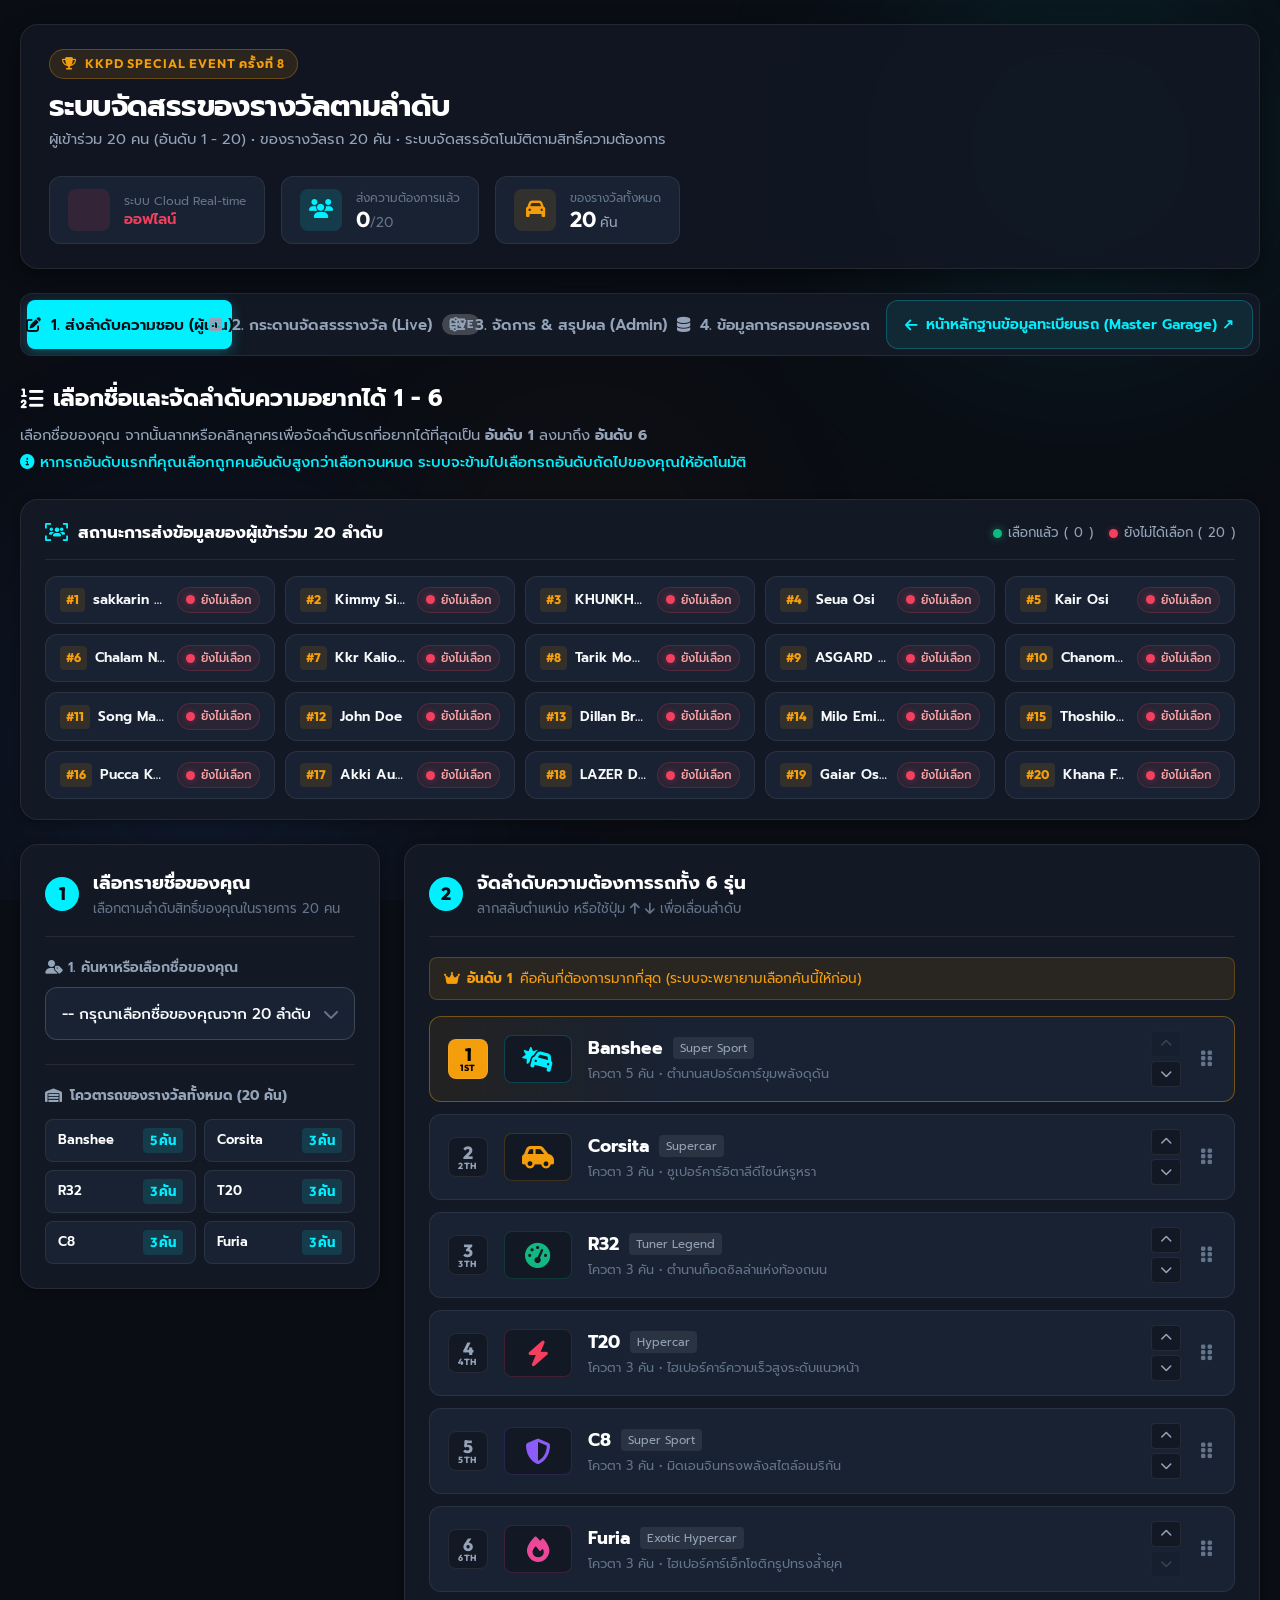
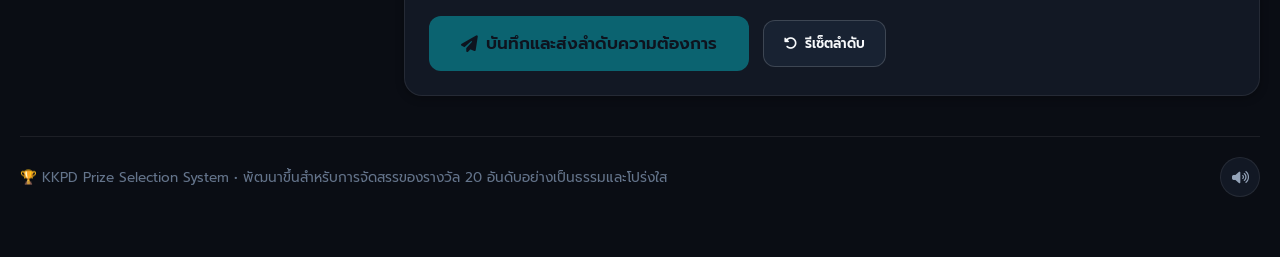
<file: event8.html>
<!DOCTYPE html>
<html lang="th">
<head>
  <meta charset="UTF-8">
  <meta name="viewport" content="width=device-width, initial-scale=1.0">
  <title>KKPD Prize Selection | ระบบจัดสรรของรางวัลตามลำดับ 1-20</title>
  <meta name="description" content="ระบบเลือกและจัดสรรของรางวัล (รถ 20 คัน) สำหรับผู้เข้าร่วม 20 คน เรียงตามสิทธิ์อันดับ 1-20">
  
  <meta http-equiv="Cache-Control" content="no-cache, no-store, must-revalidate">
  <meta http-equiv="Pragma" content="no-cache">
  <meta http-equiv="Expires" content="0">
  
  <!-- Google Fonts: Prompt & Outfit -->
  <link rel="preconnect" href="https://fonts.googleapis.com">
  <link rel="preconnect" href="https://fonts.gstatic.com" crossorigin>
  <link href="https://fonts.googleapis.com/css2?family=Outfit:wght@400;500;600;700;800&family=Prompt:wght@300;400;500;600;700&display=swap" rel="stylesheet">
  
  <!-- Font Awesome Icons -->
  <link rel="stylesheet" href="https://cdnjs.cloudflare.com/ajax/libs/font-awesome/6.5.1/css/all.min.css">
  
  <link rel="stylesheet" href="style.css?v=2.2">
</head>
<body>
  <div class="app-background">
    <div class="glow-orb orb-1"></div>
    <div class="glow-orb orb-2"></div>
    <div class="glow-orb orb-3"></div>
  </div>

  <div class="app-container">
    <!-- Header -->
    <header class="main-header">
      <div class="header-brand">
        <div class="brand-badge">
          <i class="fa-solid fa-trophy"></i>
          <span>KKPD SPECIAL EVENT ครั้งที่ 8</span>
        </div>
        <h1 class="main-title">ระบบจัดสรรของรางวัลตามลำดับ</h1>
        <p class="main-subtitle">
          ผู้เข้าร่วม 20 คน (อันดับ 1 - 20) • ของรางวัลรถ 20 คัน • ระบบจัดสรรอัตโนมัติตามสิทธิ์ความต้องการ
        </p>
      </div>

      <div class="header-stats">
        <div class="stat-card cloud-sync-card" id="cloudSyncStatusCard" title="สถานะการซิงค์ข้อมูลกับผู้เล่นคนอื่นทั่วโลก">
          <div class="stat-icon cloud-stat"><i class="fa-solid fa-cloud-arrow-up" id="cloudIcon"></i></div>
          <div class="stat-info">
            <span class="stat-label">ระบบ Cloud Real-time</span>
            <div class="stat-value cloud-status-text" id="cloudStatusText">ออนไลน์ ✓</div>
          </div>
        </div>

        <div class="stat-card">
          <div class="stat-icon"><i class="fa-solid fa-users"></i></div>
          <div class="stat-info">
            <span class="stat-label">ส่งความต้องการแล้ว</span>
            <div class="stat-value"><span id="submittedCount">0</span><span class="stat-total">/20</span></div>
          </div>
        </div>

        <div class="stat-card">
          <div class="stat-icon car-stat"><i class="fa-solid fa-car"></i></div>
          <div class="stat-info">
            <span class="stat-label">ของรางวัลทั้งหมด</span>
            <div class="stat-value">20 <span class="stat-unit">คัน</span></div>
          </div>
        </div>
      </div>
    </header>

    <!-- Navigation Tabs -->
    <nav class="nav-tabs" role="tablist">
      <button class="tab-btn active" data-tab="tab-form" id="tabBtnForm">
        <i class="fa-solid fa-pen-to-square"></i>
        <span>1. ส่งลำดับความชอบ (ผู้เล่น)</span>
      </button>
      <button class="tab-btn" data-tab="tab-results" id="tabBtnResults">
        <i class="fa-solid fa-square-poll-vertical"></i>
        <span>2. กระดานจัดสรรรางวัล (Live)</span>
        <span class="tab-badge" id="resultsBadge">Live</span>
      </button>
      <button class="tab-btn" data-tab="tab-admin" id="tabBtnAdmin">
        <i class="fa-solid fa-sliders"></i>
        <span>3. จัดการ & สรุปผล (Admin)</span>
      </button>
      <button class="tab-btn" data-tab="tab-masterdata" id="tabBtnMasterData">
        <i class="fa-solid fa-database"></i>
        <span>4. ข้อมูลการครอบครองรถ</span>
      </button>
      <a href="index.html" class="tab-link-btn" title="กลับสู่หน้าหลักฐานข้อมูลทะเบียนรถตำรวจ">
        <i class="fa-solid fa-arrow-left"></i>
        <span>หน้าหลักฐานข้อมูลทะเบียนรถ (Master Garage) ↗</span>
      </a>
    </nav>

    <!-- Main Content Area -->
    <main class="content-wrapper">
      
      <!-- ================= TAB 1: PLAYER PREFERENCE FORM ================= -->
      <section id="tab-form" class="tab-content active">
        <div class="section-hero">
          <div class="hero-text">
            <h2><i class="fa-solid fa-list-ol"></i> เลือกชื่อและจัดลำดับความอยากได้ 1 - 6</h2>
            <p>
              เลือกชื่อของคุณ จากนั้นลากหรือคลิกลูกศรเพื่อจัดลำดับรถที่อยากได้ที่สุดเป็น <strong>อันดับ 1</strong> ลงมาถึง <strong>อันดับ 6</strong><br>
              <span class="text-highlight"><i class="fa-solid fa-circle-info"></i> หากรถอันดับแรกที่คุณเลือกถูกคนอันดับสูงกว่าเลือกจนหมด ระบบจะข้ามไปเลือกรถอันดับถัดไปของคุณให้อัตโนมัติ</span>
            </p>
          </div>
        </div>

        <!-- Roster Submission Status Section (Overview of 20 Players) -->
        <div class="roster-status-section">
          <div class="roster-status-header">
            <div class="roster-status-title">
              <i class="fa-solid fa-users-viewfinder"></i>
              <h3>สถานะการส่งข้อมูลของผู้เข้าร่วม 20 ลำดับ</h3>
            </div>
            <div class="roster-status-legend">
              <span class="legend-item"><span class="status-dot dot-green"></span> เลือกแล้ว (<span id="legendDoneCount">0</span>)</span>
              <span class="legend-item"><span class="status-dot dot-red"></span> ยังไม่ได้เลือก (<span id="legendPendingCount">20</span>)</span>
            </div>
          </div>

          <div class="roster-chips-grid" id="rosterChipsGrid">
            <!-- 20 compact player cards rendered dynamically -->
          </div>
        </div>

        <div class="form-grid">
          <!-- Step 1: Select Player -->
          <div class="step-card step-player-select">
            <div class="step-header">
              <span class="step-num">1</span>
              <div>
                <h3>เลือกรายชื่อของคุณ</h3>
                <p>เลือกตามลำดับสิทธิ์ของคุณในรายการ 20 คน</p>
              </div>
            </div>

            <div class="player-select-box">
              <label for="playerSelect" class="form-label">
                <i class="fa-solid fa-user-tag"></i> 1. ค้นหาหรือเลือกชื่อของคุณ
              </label>
              <div class="custom-select-wrapper">
                <select id="playerSelect" class="styled-select">
                  <option value="" disabled selected>-- กรุณาเลือกชื่อของคุณจาก 20 ลำดับ --</option>
                </select>
                <i class="fa-solid fa-chevron-down select-arrow"></i>
              </div>

              <!-- 4-Digit PIN Security Box -->
              <div id="pinSecurityBox" class="pin-security-box hidden">
                <label for="playerPinInput" class="form-label">
                  <i class="fa-solid fa-shield-halved"></i> 2. กรอกรหัส PIN 4 หลัก (เพื่อยืนยันตัวตน)
                </label>
                <div class="pin-input-row">
                  <div class="pin-input-wrapper">
                    <i class="fa-solid fa-key pin-icon"></i>
                    <input type="password" id="playerPinInput" class="styled-input pin-input" maxlength="4" placeholder="••••" inputmode="numeric" autocomplete="off">
                  </div>
                  <button id="btnVerifyPin" class="btn-primary">
                    <i class="fa-solid fa-lock-open"></i> ยืนยัน PIN
                  </button>
                </div>
                <div id="pinErrorMessage" class="pin-error-msg hidden">
                  <i class="fa-solid fa-triangle-exclamation"></i> รหัส PIN ไม่ถูกต้อง
                </div>
              </div>

              <!-- Selected Player Info Card -->
              <div id="playerInfoBanner" class="player-info-banner hidden">
                <div class="banner-rank">
                  <span class="rank-label">ลำดับสิทธิ์</span>
                  <span class="rank-number" id="bannerRankNum">#1</span>
                </div>
                <div class="banner-details">
                  <h4 id="bannerPlayerName">[KKPD] Name</h4>
                  <div class="banner-status-tag" id="bannerStatusTag">
                    <i class="fa-regular fa-clock"></i> ยังไม่ได้ส่งข้อมูล
                  </div>
                </div>
                <div class="banner-auth-badge" id="bannerAuthBadge">
                  <i class="fa-solid fa-circle-check"></i> ยืนยันสิทธิ์แล้ว
                </div>
              </div>
            </div>

            <!-- Car Stock Quick Reference -->
            <div class="car-stock-mini">
              <h4><i class="fa-solid fa-warehouse"></i> โควตารถของรางวัลทั้งหมด (20 คัน)</h4>
              <div class="stock-chips-grid" id="stockChipsGrid">
                <!-- Dynamically populated -->
              </div>
            </div>
          </div>

          <!-- Step 2: Rank Choices -->
          <div class="step-card step-ranking">
            <div class="step-header">
              <span class="step-num">2</span>
              <div>
                <h3>จัดลำดับความต้องการรถทั้ง 6 รุ่น</h3>
                <p>ลากสลับตำแหน่ง หรือใช้ปุ่ม <i class="fa-solid fa-arrow-up"></i> <i class="fa-solid fa-arrow-down"></i> เพื่อเลื่อนลำดับ</p>
              </div>
            </div>

            <div class="ranking-instruction">
              <div class="instruction-badge top-choice">
                <i class="fa-solid fa-crown"></i> <strong>อันดับ 1</strong> คือคันที่ต้องการมากที่สุด (ระบบจะพยายามเลือกคันนี้ให้ก่อน)
              </div>
            </div>

            <!-- Ranking List (Drag & Drop + Arrow buttons) -->
            <div class="ranking-list" id="rankingList">
              <!-- Dynamically populated with 6 car cards -->
            </div>

            <!-- Action Buttons -->
            <div class="form-actions">
              <button id="btnSubmitPreference" class="btn-primary btn-large" disabled>
                <i class="fa-solid fa-paper-plane"></i>
                <span>บันทึกและส่งลำดับความต้องการ</span>
              </button>
              <button id="btnResetMyChoices" class="btn-secondary">
                <i class="fa-solid fa-rotate-left"></i> รีเซ็ตลำดับ
              </button>
            </div>
          </div>
        </div>

        <!-- Success Modal / Overlay Receipt -->
        <div id="receiptModal" class="modal-overlay hidden">
          <div class="modal-card">
            <div class="modal-icon success">
              <i class="fa-solid fa-circle-check"></i>
            </div>
            <h3>บันทึกข้อมูลเรียบร้อยแล้ว!</h3>
            <p id="receiptPlayerDesc">ลำดับความชอบของคุณถูกบันทึกเข้าสู่ระบบแล้ว</p>
            
            <div class="receipt-summary-box" id="receiptSummaryBox">
              <!-- Summary items -->
            </div>

            <div class="modal-actions">
              <button id="btnCloseReceipt" class="btn-primary">
                <i class="fa-solid fa-chart-pie"></i> ไปดูหน้ากระดานจัดสรรรางวัล
              </button>
              <button id="btnEditReceipt" class="btn-secondary">
                <i class="fa-solid fa-pen"></i> แก้ไขข้อมูล
              </button>
            </div>
          </div>
        </div>
      </section>

      <!-- ================= TAB 2: LIVE ALLOCATION BOARD ================= -->
      <section id="tab-results" class="tab-content">
        <div class="section-hero">
          <div class="hero-text">
            <h2><i class="fa-solid fa-trophy"></i> กระดานผลการจัดสรรของรางวัล (Priority Allocation)</h2>
            <p>
              ระบบประมวลผลตามสิทธิ์อันดับ 1 ถึง 20 แบบ Real-time ตามความต้องการที่แต่ละคนส่งเข้ามา
            </p>
          </div>
          <div class="hero-controls">
            <button id="btnSimulateAnim" class="btn-secondary btn-sm">
              <i class="fa-solid fa-play"></i> เล่นจำลองการเลือก (Animation)
            </button>
            <button id="btnQuickCopyDiscord" class="btn-accent btn-sm">
              <i class="fa-brands fa-discord"></i> คัดลอกผลลง Discord
            </button>
          </div>
        </div>

        <!-- Remaining Stock Status Bar -->
        <div class="stock-overview-section">
          <div class="section-title-sm">
            <span><i class="fa-solid fa-boxes-stacked"></i> สต็อกรถคงเหลือปัจจุบัน (Remaining Pool)</span>
            <span class="stock-status-tag" id="stockStatusTag">จัดสรรแล้ว 0 / 20 คัน</span>
          </div>
          <div class="stock-cards-grid" id="stockCardsGrid">
            <!-- Stock cards dynamically rendered -->
          </div>
        </div>

        <!-- Allocation Results Layout -->
        <div class="results-layout">
          <!-- Step-by-Step Resolution Timeline -->
          <div class="results-main">
            <div class="panel-header">
              <div class="panel-title">
                <i class="fa-solid fa-timeline"></i>
                <h3>การจัดสรรทีละลำดับ (อันดับ 1 ➡️ 20)</h3>
              </div>
              <div class="filter-controls">
                <span class="filter-hint">แสดงผลการตัดสินใจของแต่ละคน</span>
              </div>
            </div>

            <div class="allocation-timeline" id="allocationTimeline">
              <!-- Dynamically populated 20 player cards with resolution details -->
            </div>
          </div>

          <!-- Summary Distribution by Car -->
          <aside class="results-sidebar">
            <div class="panel-header">
              <div class="panel-title">
                <i class="fa-solid fa-car-side"></i>
                <h3>สรุปผู้ได้รับรถแต่ละรุ่น</h3>
              </div>
            </div>

            <div class="car-roster-list" id="carRosterList">
              <!-- Grouped list of who got each car -->
            </div>
          </aside>
        </div>
      </section>

      <!-- ================= TAB 3: ADMIN & SETTINGS ================= -->
      <section id="tab-admin" class="tab-content">
        <!-- Admin Gate / Lock Screen (Shown when not authenticated) -->
        <div id="adminLockScreen" class="admin-lock-screen">
          <div class="lock-card">
            <div class="lock-icon">
              <i class="fa-solid fa-user-shield"></i>
            </div>
            <h3>เข้าสู่ระบบผู้ดูแลระบบ (Admin Access)</h3>
            <p>กรุณากรอกรหัสผ่าน Admin เพื่อดูข้อมูล PIN รายบุคคล, จัดการสมาชิก, และส่งออกข้อมูล</p>
            
            <div class="admin-auth-form">
              <div class="pin-input-wrapper" style="max-width: 240px; margin: 0 auto 16px;">
                <i class="fa-solid fa-key pin-icon"></i>
                <input type="password" id="adminPasswordInput" class="styled-input pin-input" maxlength="8" placeholder="••••" autocomplete="off">
              </div>
              <div class="admin-lock-actions">
                <button id="btnUnlockAdmin" class="btn-primary btn-large">
                  <i class="fa-solid fa-lock-open"></i> ยืนยันรหัสผ่าน
                </button>
              </div>
              <div id="adminPasswordError" class="pin-error-msg hidden" style="justify-content: center; margin-top: 12px;">
                <i class="fa-solid fa-triangle-exclamation"></i> รหัสผ่าน Admin ไม่ถูกต้อง
              </div>
            </div>
          </div>
        </div>

        <!-- Admin Dashboard Content (Hidden until authenticated) -->
        <div id="adminDashboardContent" class="admin-dashboard-content hidden">
          <div class="section-hero">
            <div class="hero-text">
              <h2><i class="fa-solid fa-sliders"></i> แผงควบคุมและจัดการข้อมูล (Admin Dashboard)</h2>
              <p>
                กรอกข้อมูลแทนผู้เล่น, สุ่มข้อมูลตัวอย่างทดสอบระบบ, และคัดลอกข้อความสรุปสำหรับประกาศ
              </p>
            </div>
            <div class="hero-controls">
              <button id="btnLogoutAdmin" class="btn-sm btn-danger">
                <i class="fa-solid fa-right-from-bracket"></i> ออกจากระบบ Admin
              </button>
            </div>
          </div>

          <!-- Admin Quick Actions -->
          <div class="admin-actions-bar">
            <div class="action-group">
              <button id="btnManualCloudSync" class="btn-secondary" title="ดึงข้อมูลล่าสุดจาก Cloud ทันที">
                <i class="fa-solid fa-arrows-rotate"></i> ซิงค์ Cloud ตอนนี้
              </button>
              <button id="btnGenerateDemo" class="btn-primary">
                <i class="fa-solid fa-wand-magic-sparkles"></i> สุ่มข้อมูลตัวอย่างครบ 20 คน (Demo)
              </button>
              <button id="btnCopyAnnouncement" class="btn-accent">
                <i class="fa-solid fa-copy"></i> คัดลอกข้อความสรุปผล (Discord / FiveM)
              </button>
              <button id="btnExportJSON" class="btn-secondary">
                <i class="fa-solid fa-file-export"></i> ส่งออกข้อมูล (JSON)
              </button>
            </div>
            <div class="action-group">
              <button id="btnResetAll" class="btn-danger">
                <i class="fa-solid fa-trash-can"></i> ล้างข้อมูลทั้งหมด (Reset)
              </button>
            </div>
          </div>

          <!-- Participants Management Table -->
          <div class="admin-table-container">
            <div class="table-header">
              <div style="display:flex;justify-content:space-between;align-items:center;flex-wrap:wrap;gap:12px;">
                <div>
                  <h3><i class="fa-solid fa-users-gear"></i> สถานะและรหัส PIN ผู้เข้าร่วมทั้ง 20 คน</h3>
                  <span class="table-subtitle">รหัส PIN สุ่มแบบไม่ซ้ำกัน ปลอดภัยจากการคาดเดา</span>
                </div>
                <div style="display:flex;gap:8px;flex-wrap:wrap;">
                  <button id="btnRegeneratePins" class="btn-sm btn-secondary" title="สุ่มรหัส PIN 4 หลักใหม่ทั้งหมด">
                    <i class="fa-solid fa-shuffle"></i> สุ่ม PIN ใหม่ทั้งหมด
                  </button>
                  <button id="btnCopyAllPins" class="btn-sm btn-accent">
                    <i class="fa-solid fa-clipboard-list"></i> คัดลอกรายชื่อ + รหัส PIN ทั้งหมด
                  </button>
                </div>
              </div>
            </div>

            <div class="table-responsive">
              <table class="admin-table">
                <thead>
                  <tr>
                    <th style="width: 70px;">อันดับ</th>
                    <th>ชื่อผู้เข้าร่วม</th>
                    <th style="width: 110px;">รหัส PIN 4 ตัว</th>
                    <th style="width: 120px;">สถานะการส่ง</th>
                    <th>ลำดับความชอบ (1st ➡️ 6th)</th>
                    <th style="width: 150px;">รถที่ได้รับการจัดสรร</th>
                    <th style="width: 120px; text-align: center;">จัดการ</th>
                  </tr>
                </thead>
                <tbody id="adminTableBody">
                  <!-- Dynamically populated 20 rows -->
                </tbody>
              </table>
            </div>
          </div>

          <!-- Announcement Preview Box -->
          <div class="announcement-preview-box">
            <div class="preview-header">
              <h4><i class="fa-solid fa-bullhorn"></i> ตัวอย่างข้อความประกาศ (Announcement Format)</h4>
              <button id="btnCopyPreviewText" class="btn-sm btn-accent">
                <i class="fa-solid fa-copy"></i> คัดลอก
              </button>
            </div>
            <pre id="announcementText" class="code-preview">กดปุ่มสุ่มข้อมูล หรือรอให้สมาชิกส่งข้อมูลครบเพื่อดูตัวอย่างข้อความประกาศ...</pre>
          </div>
        </div>
      </section>

      <!-- TAB 4: Master Vehicle Ownership Database -->
      <section id="tab-masterdata" class="tab-content">
        <div class="section-hero">
          <div class="hero-text">
            <h2><i class="fa-solid fa-shield-halved"></i> ฐานข้อมูลทะเบียนรถเจ้าหน้าที่ตำรวจ KK TOWN</h2>
            <p>
              รวบรวมข้อมูลการถือครองรถทั้งหมด <strong>427 คัน</strong> จาก <strong>306 นาย</strong> (เจ้าหน้าที่ตำรวจ KK TOWN ครบทุกรุ่น และผลลัพธ์จากกิจกรรมล่าสุด)
            </p>
          </div>
          <div class="hero-controls">
            <button id="btnCopyMasterDiscord" class="btn-accent">
              <i class="fa-solid fa-copy"></i> คัดลอกสรุปสำหรับ Discord
            </button>
            <button id="btnExportMasterCSV" class="btn-secondary">
              <i class="fa-solid fa-file-csv"></i> ส่งออกไฟล์ CSV (427 คัน)
            </button>
          </div>
        </div>

        <!-- Master Data Stats Grid -->
        <div class="master-stats-grid">
          <div class="master-stat-card">
            <div class="master-stat-icon" style="color:var(--accent-cyan); background:rgba(0,240,255,0.12)"><i class="fa-solid fa-car-side"></i></div>
            <div class="master-stat-info">
              <span class="master-stat-label">รถในระบบทั้งหมด</span>
              <div class="master-stat-val" id="statTotalCars">427 <small>คัน</small></div>
            </div>
          </div>
          <div class="master-stat-card">
            <div class="master-stat-icon" style="color:var(--accent-purple); background:rgba(168,85,247,0.12)"><i class="fa-solid fa-user-shield"></i></div>
            <div class="master-stat-info">
              <span class="master-stat-label">จำนวนเจ้าหน้าที่ตำรวจ</span>
              <div class="master-stat-val" id="statTotalMembers">306 <small>นาย</small></div>
            </div>
          </div>
          <div class="master-stat-card">
            <div class="master-stat-icon" style="color:var(--accent-amber); background:rgba(245,158,11,0.12)"><i class="fa-solid fa-trophy"></i></div>
            <div class="master-stat-info">
              <span class="master-stat-label">จากกิจกรรม Event ครั้งที่ 8</span>
              <div class="master-stat-val">20 <small>คัน</small></div>
            </div>
          </div>
          <div class="master-stat-card">
            <div class="master-stat-icon" style="color:var(--accent-emerald); background:rgba(16,185,129,0.12)"><i class="fa-solid fa-layer-group"></i></div>
            <div class="master-stat-info">
              <span class="master-stat-label">เจ้าหน้าที่ถือครอง 2+ คัน</span>
              <div class="master-stat-val" id="statMultiCarMembers">68 <small>นาย</small></div>
            </div>
          </div>
        </div>

        <!-- Car Model Badges Row -->
        <div class="master-car-badges-row" id="masterCarBadgesRow">
          <!-- Populated dynamically with all car models -->
        </div>

        <!-- Master Data Search & Filter Controls -->
        <div class="master-filter-card">
          <div class="master-search-row">
            <div class="search-input-wrapper">
              <i class="fa-solid fa-magnifying-glass search-icon"></i>
              <input type="text" id="masterSearchInput" class="styled-input search-input" placeholder="🔍 ค้นหาชื่อเจ้าหน้าที่ตำรวจ, เลขทะเบียน (เช่น KKPD 407, 00, 111), ทะเบียนเดิม, หรือรุ่นรถ...">
              <button id="btnClearSearch" class="btn-clear-search hidden"><i class="fa-solid fa-xmark"></i></button>
            </div>
            <div class="master-view-toggle">
              <button id="btnViewVehicles" class="btn-toggle active" title="มุมมองทะเบียนรถทั้งหมด 427 คัน">
                <i class="fa-solid fa-list-ol"></i> ทะเบียนรถทั้งหมด (<span id="countViewVehicles">427</span>)
              </button>
              <button id="btnViewMembers" class="btn-toggle" title="มุมมองสรุปรายชื่อเจ้าหน้าที่ตำรวจ">
                <i class="fa-solid fa-user-shield"></i> แยกตามรายชื่อเจ้าหน้าที่ (<span id="countViewMembers">306</span>)
              </button>
              <button id="btnViewModel" class="btn-toggle" title="มุมมองแยกตามรุ่นรถ">
                <i class="fa-solid fa-grip"></i> แยกตามรุ่นรถ (<span id="countViewModel">14</span>)
              </button>
            </div>
          </div>

          <div class="master-filter-chips" id="masterFilterChips">
            <!-- Dynamically generated filter chips -->
          </div>
        </div>

        <!-- View 1: All Vehicles List (427 Cars) -->
        <div id="masterVehiclesView" class="master-view-container">
          <div class="table-container">
            <table class="styled-table master-table">
              <thead>
                <tr>
                  <th style="width: 70px; text-align: center;">ลำดับ</th>
                  <th style="width: 140px; text-align: center;">ป้ายทะเบียน</th>
                  <th style="width: 160px;">รุ่นรถ</th>
                  <th>ชื่อเจ้าหน้าที่ตำรวจ</th>
                  <th style="width: 130px; text-align: center;">ทะเบียนเดิม (เกมสุ่ม)</th>
                  <th style="width: 160px;">ที่มา / หมายเหตุ</th>
                </tr>
              </thead>
              <tbody id="masterVehiclesTableBody">
                <!-- Populated dynamically -->
              </tbody>
            </table>
          </div>
        </div>

        <!-- View 2: Grouped by Member Summary (306 Members) -->
        <div id="masterMembersView" class="master-view-container hidden">
          <div class="table-container">
            <table class="styled-table master-table">
              <thead>
                <tr>
                  <th style="width: 70px; text-align: center;">ลำดับ</th>
                  <th>รายชื่อเจ้าหน้าที่ตำรวจ</th>
                  <th style="width: 110px; text-align: center;">จำนวนรถ</th>
                  <th>รายการรถและป้ายทะเบียนที่ครอบครอง</th>
                  <th style="width: 160px;">ที่มา</th>
                </tr>
              </thead>
              <tbody id="masterMembersTableBody">
                <!-- Populated dynamically -->
              </tbody>
            </table>
          </div>
        </div>

        <!-- View 3: Grouped by Car Model Grid (14 Models) -->
        <div id="masterModelView" class="master-view-container hidden">
          <div class="model-roster-grid" id="modelRosterGrid">
            <!-- Populated dynamically with 14 model cards -->
          </div>
        </div>
      </section>

    </main>

    <!-- Footer -->
    <footer class="main-footer">
      <div class="footer-content">
        <p>🏆 KKPD Prize Selection System • พัฒนาขึ้นสำหรับการจัดสรรของรางวัล 20 อันดับอย่างเป็นธรรมและโปร่งใส</p>
        <div class="footer-links">
          <button id="btnSoundToggle" class="btn-icon" title="เปิด/ปิดเสียงเอฟเฟกต์">
            <i class="fa-solid fa-volume-high" id="soundIcon"></i>
          </button>
        </div>
      </div>
    </footer>
  </div>

  <!-- Toast Notification Container -->
  <div id="toastContainer" class="toast-container"></div>

  <!-- Admin Edit Player Modal -->
  <div id="adminEditModal" class="modal-overlay hidden">
    <div class="modal-card modal-lg">
      <div class="modal-header">
        <h3 id="adminModalTitle">แก้ไขลำดับความชอบ: [KKPD] Player</h3>
        <button id="btnCloseAdminModal" class="btn-close"><i class="fa-solid fa-xmark"></i></button>
      </div>
      <div class="modal-body">
        <div class="admin-modal-pin-section" style="margin-bottom: 16px; padding-bottom: 16px; border-bottom: 1px solid var(--border-subtle);">
          <label for="adminEditPinInput" class="form-label">
            <i class="fa-solid fa-key"></i> รหัส PIN 4 หลักของผู้เล่นคนนี้:
          </label>
          <input type="text" id="adminEditPinInput" class="styled-input" maxlength="4" style="max-width: 160px; font-family: var(--font-heading); font-size: 1.1rem; letter-spacing: 2px; text-align: center;">
        </div>

        <p class="modal-desc">จัดลำดับรถ 1 ถึง 6 สำหรับผู้เล่นคนนี้:</p>
        <div class="ranking-list" id="adminRankingList">
          <!-- Populated dynamically -->
        </div>
      </div>
      <div class="modal-footer">
        <button id="btnSaveAdminEdit" class="btn-primary">
          <i class="fa-solid fa-check"></i> บันทึกการแก้ไข
        </button>
        <button id="btnCancelAdminEdit" class="btn-secondary">ยกเลิก</button>
      </div>
    </div>
  </div>

  <script src="app.js?v=2.3"></script>
</body>
</html>
</file>
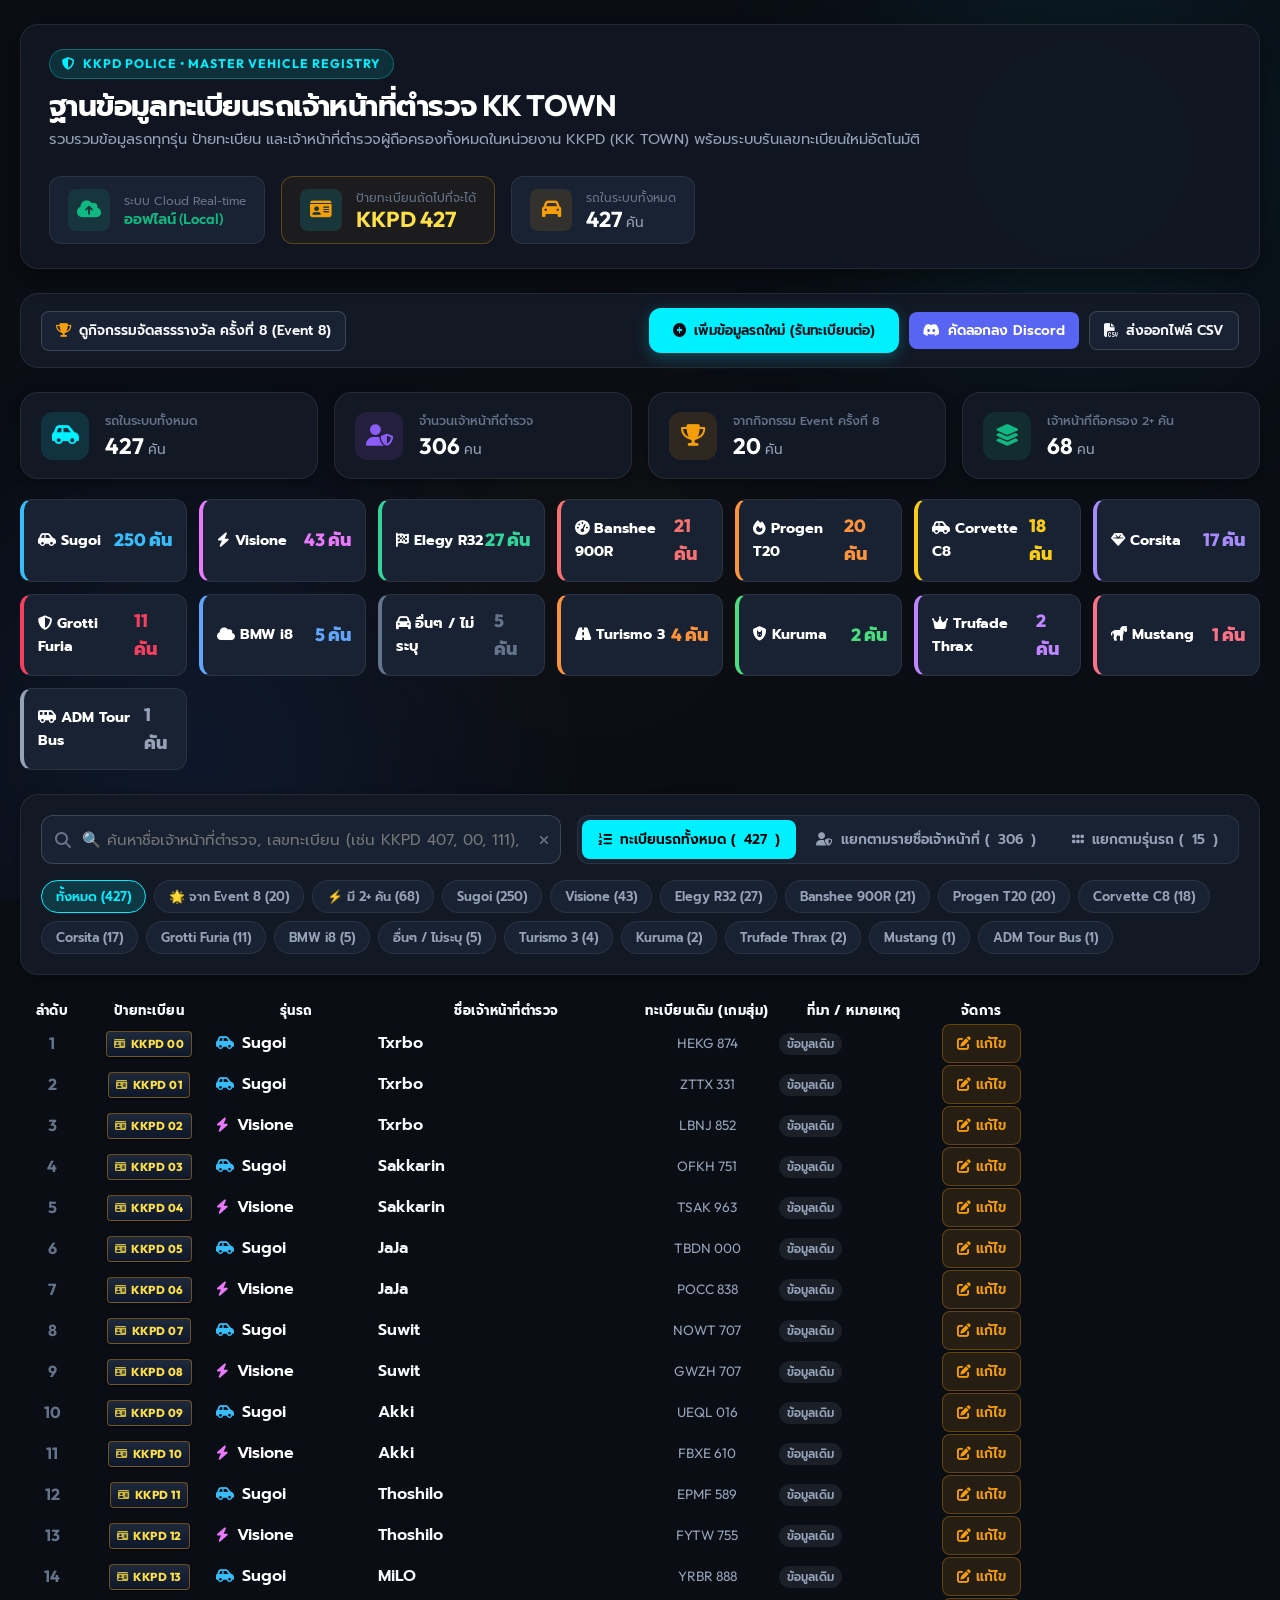
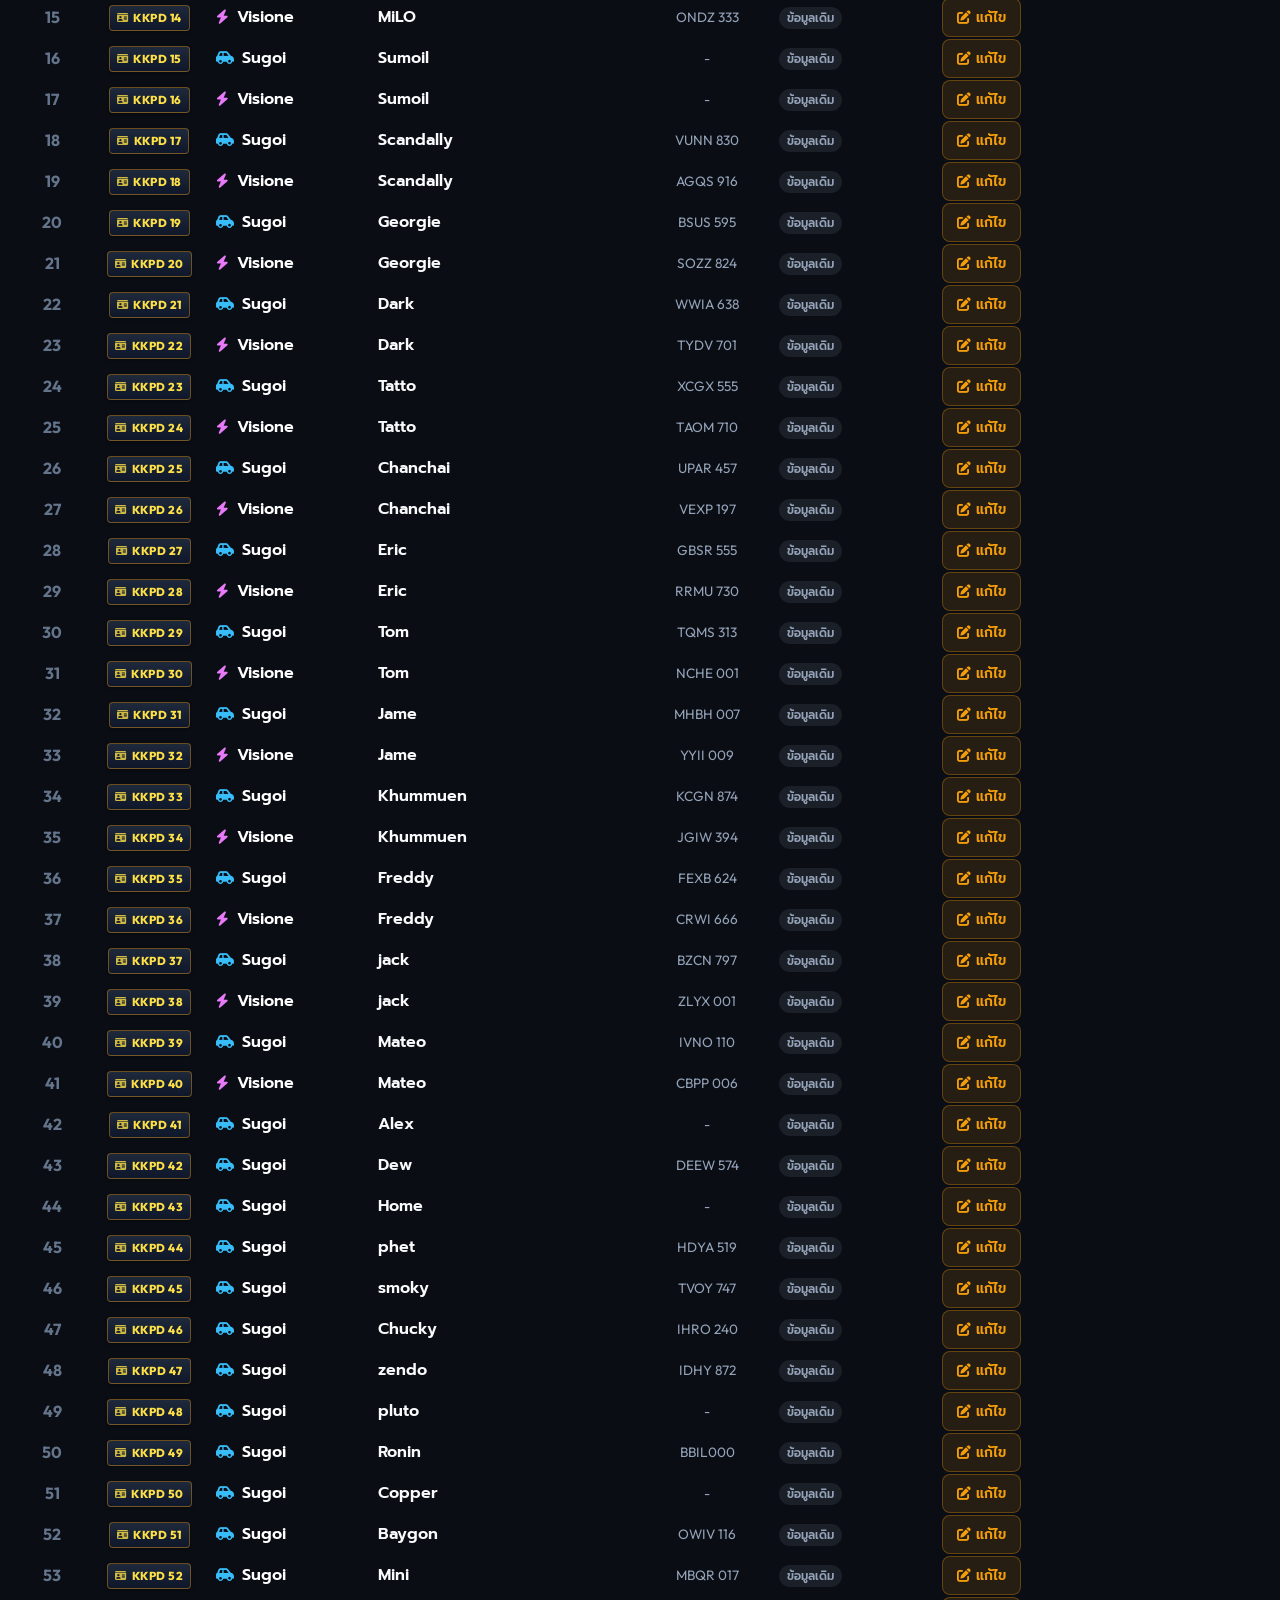
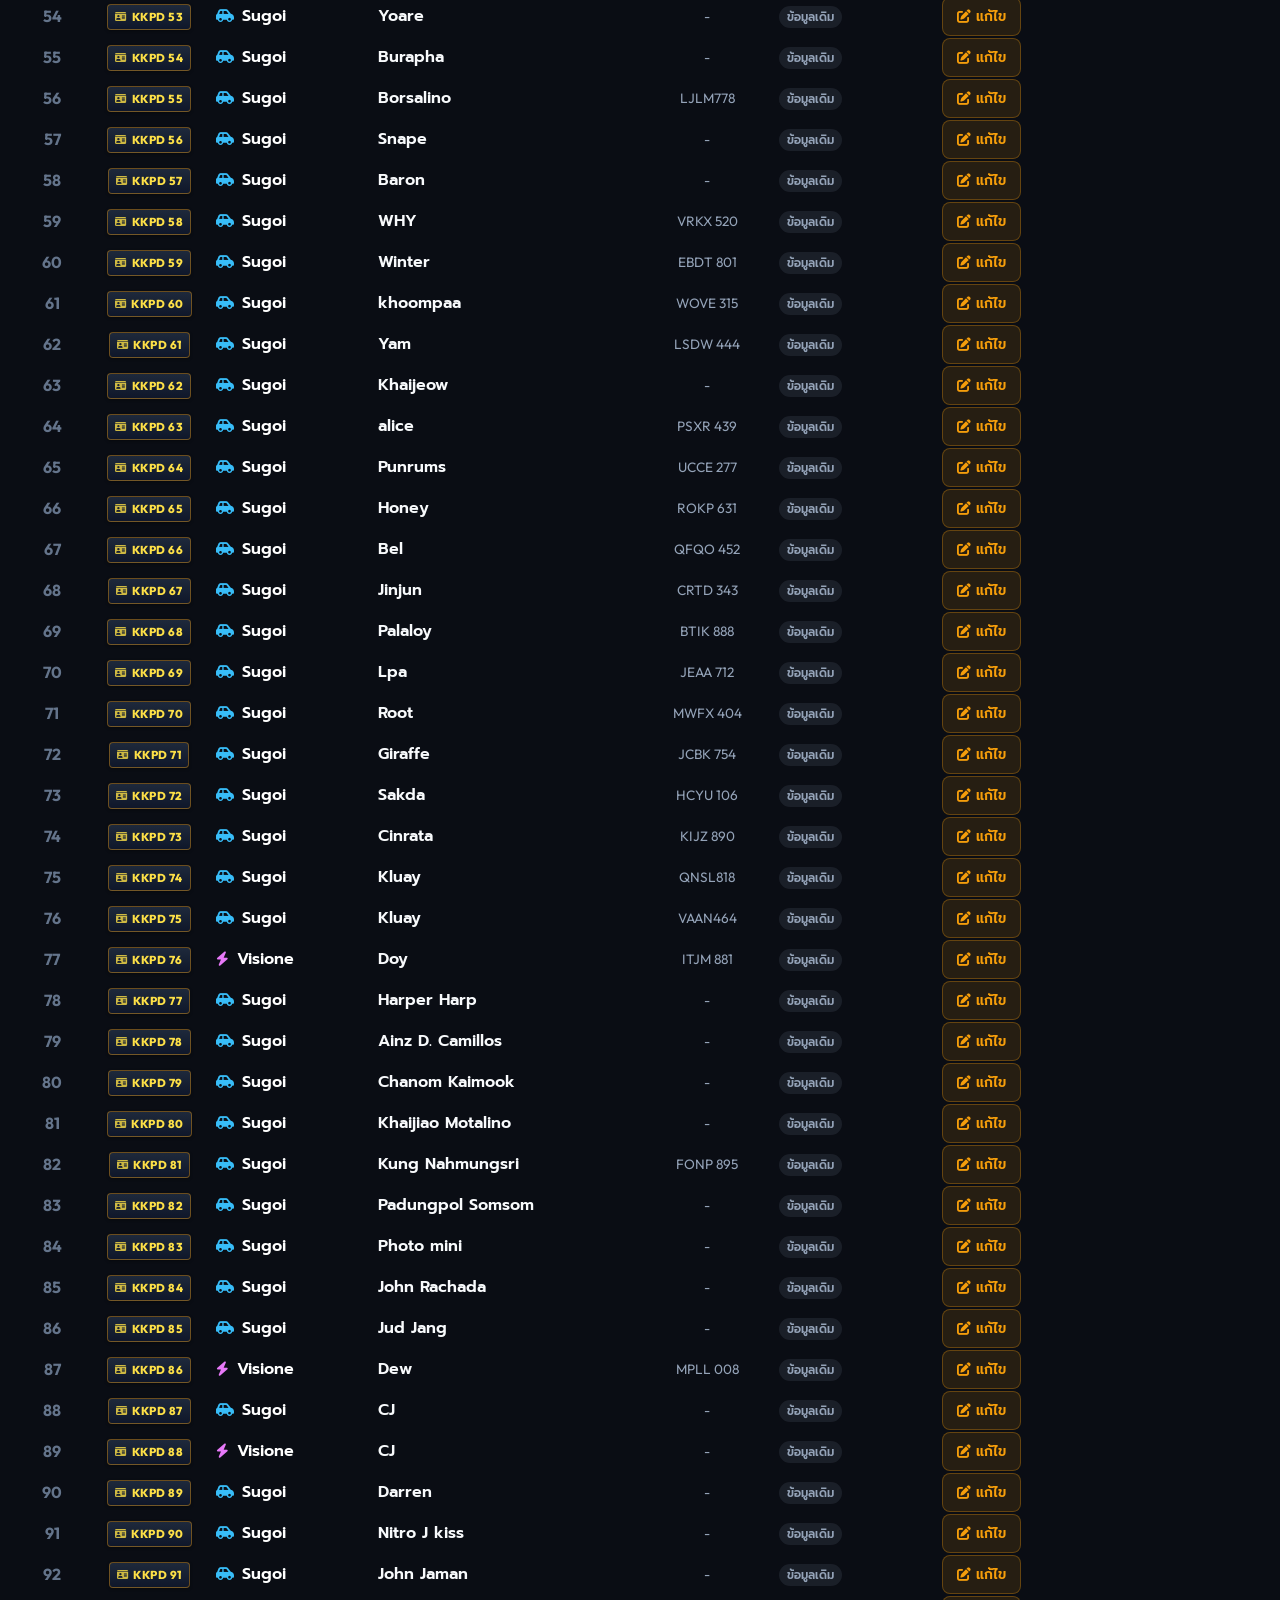
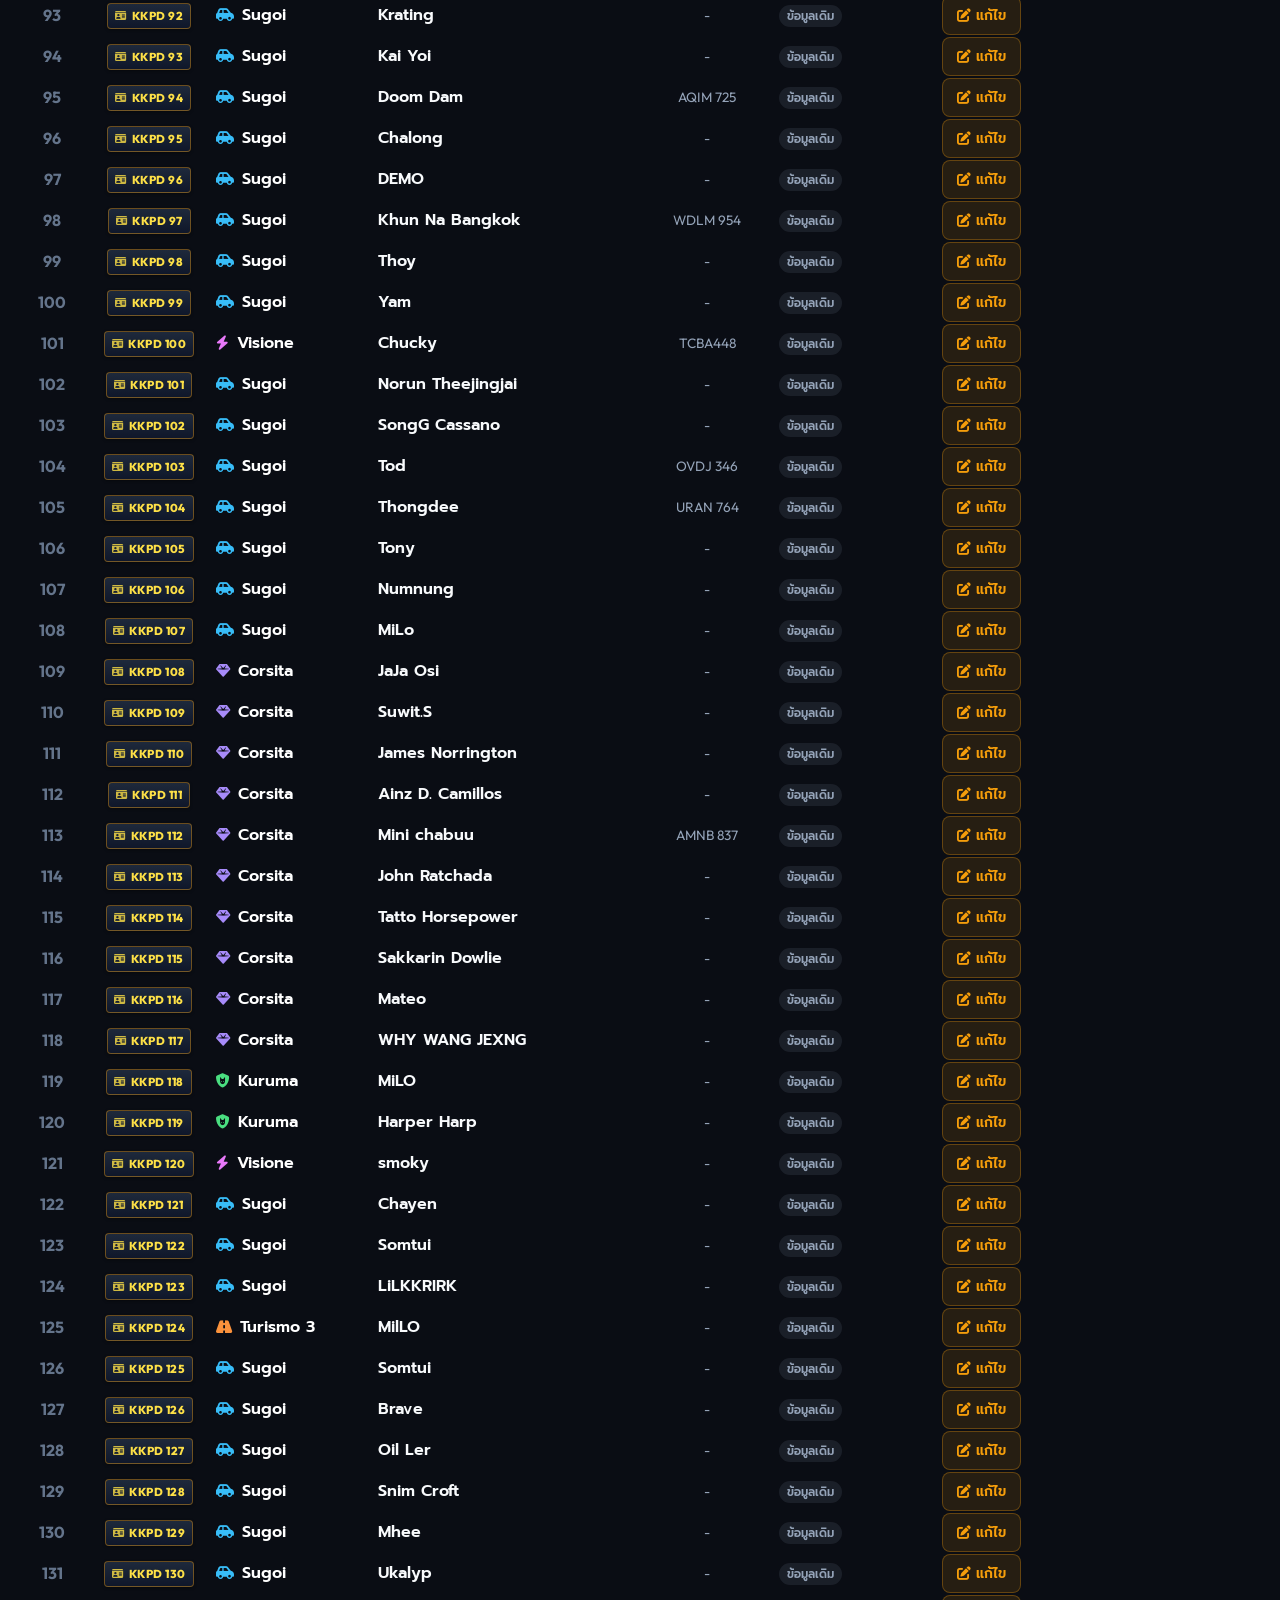
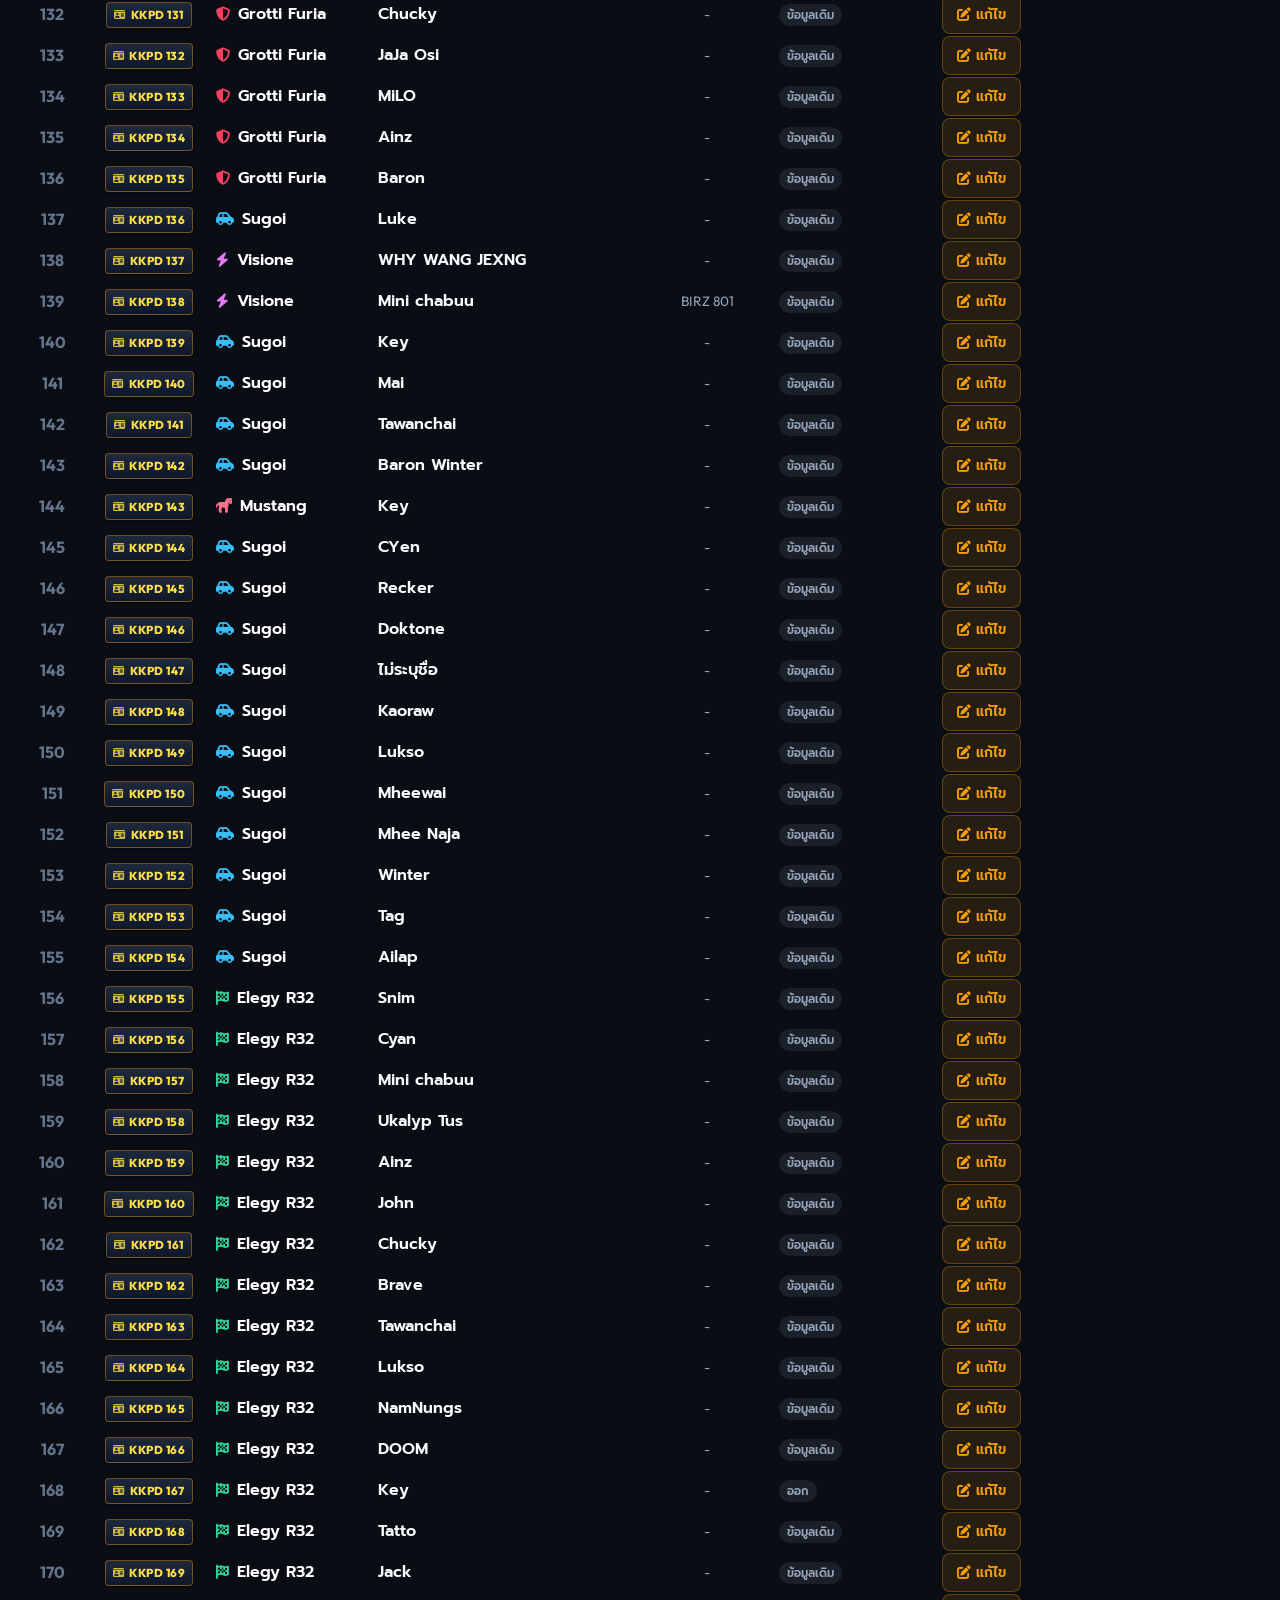
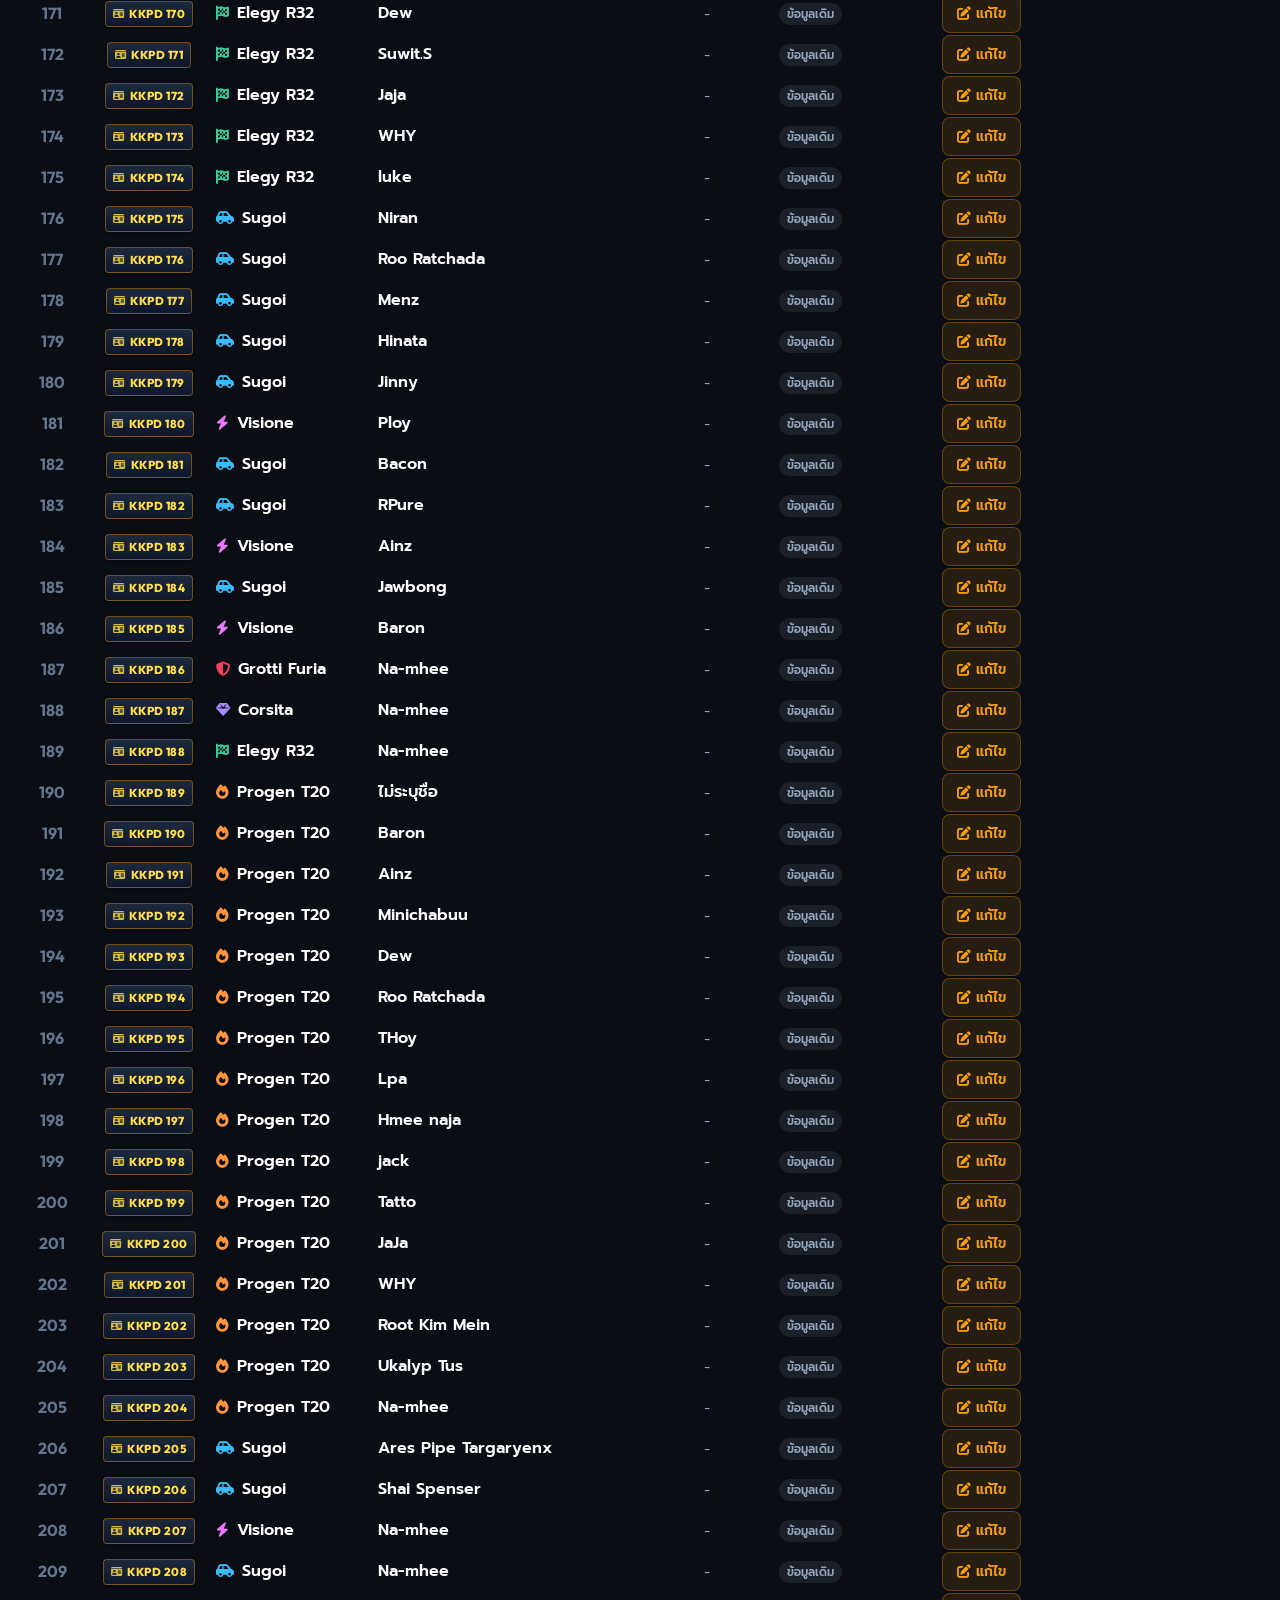
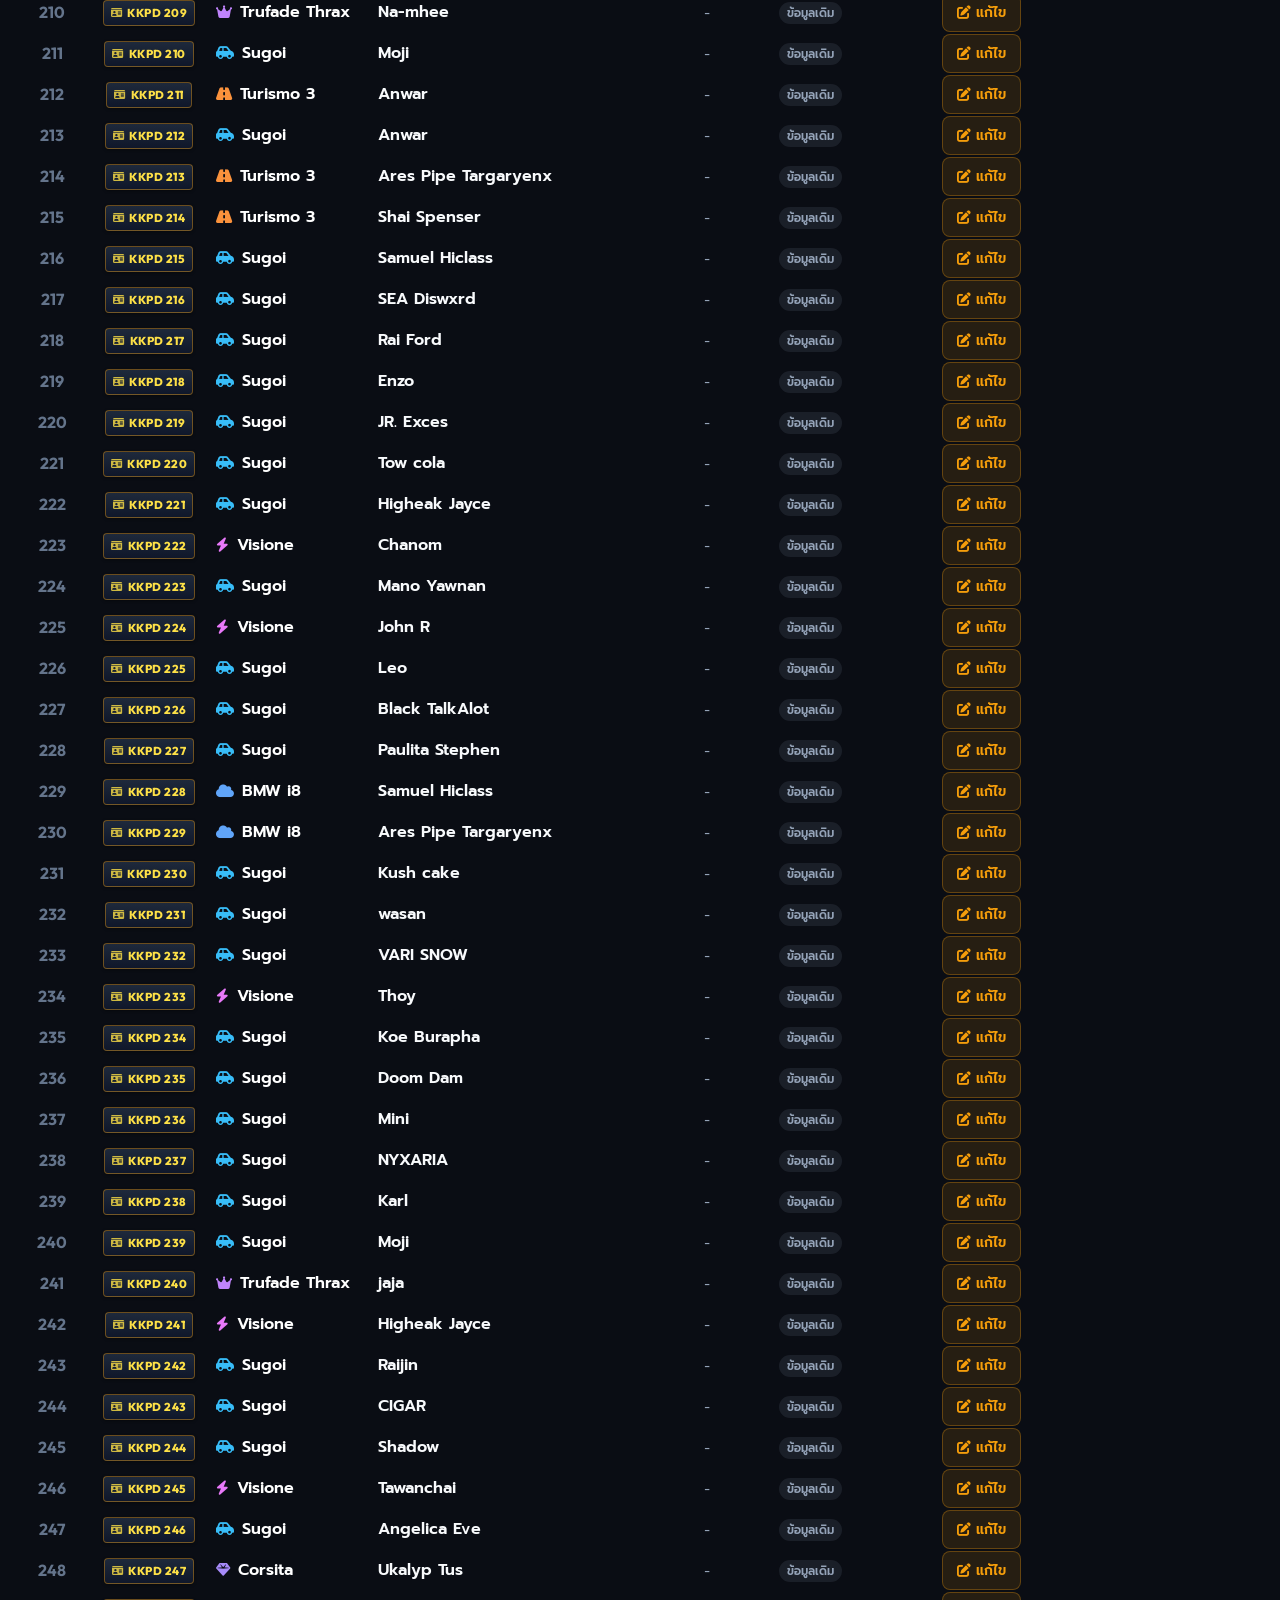
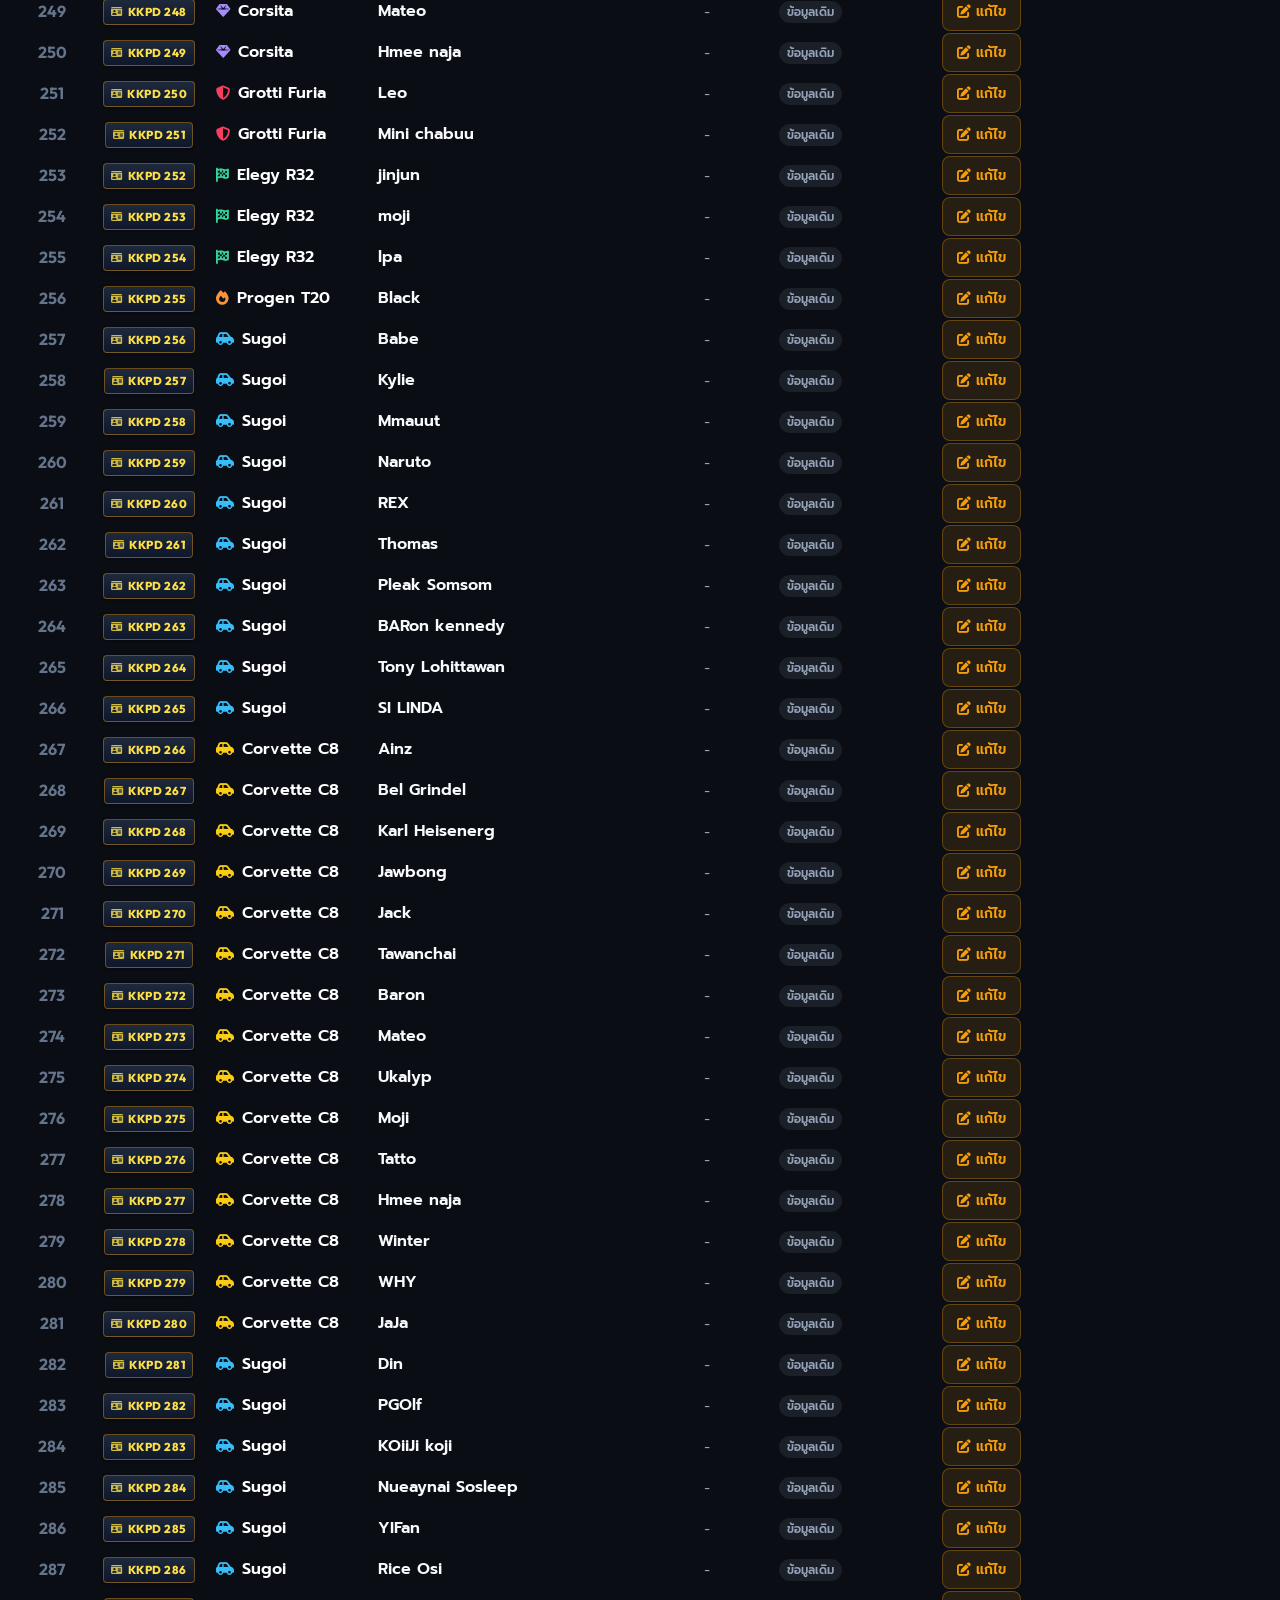
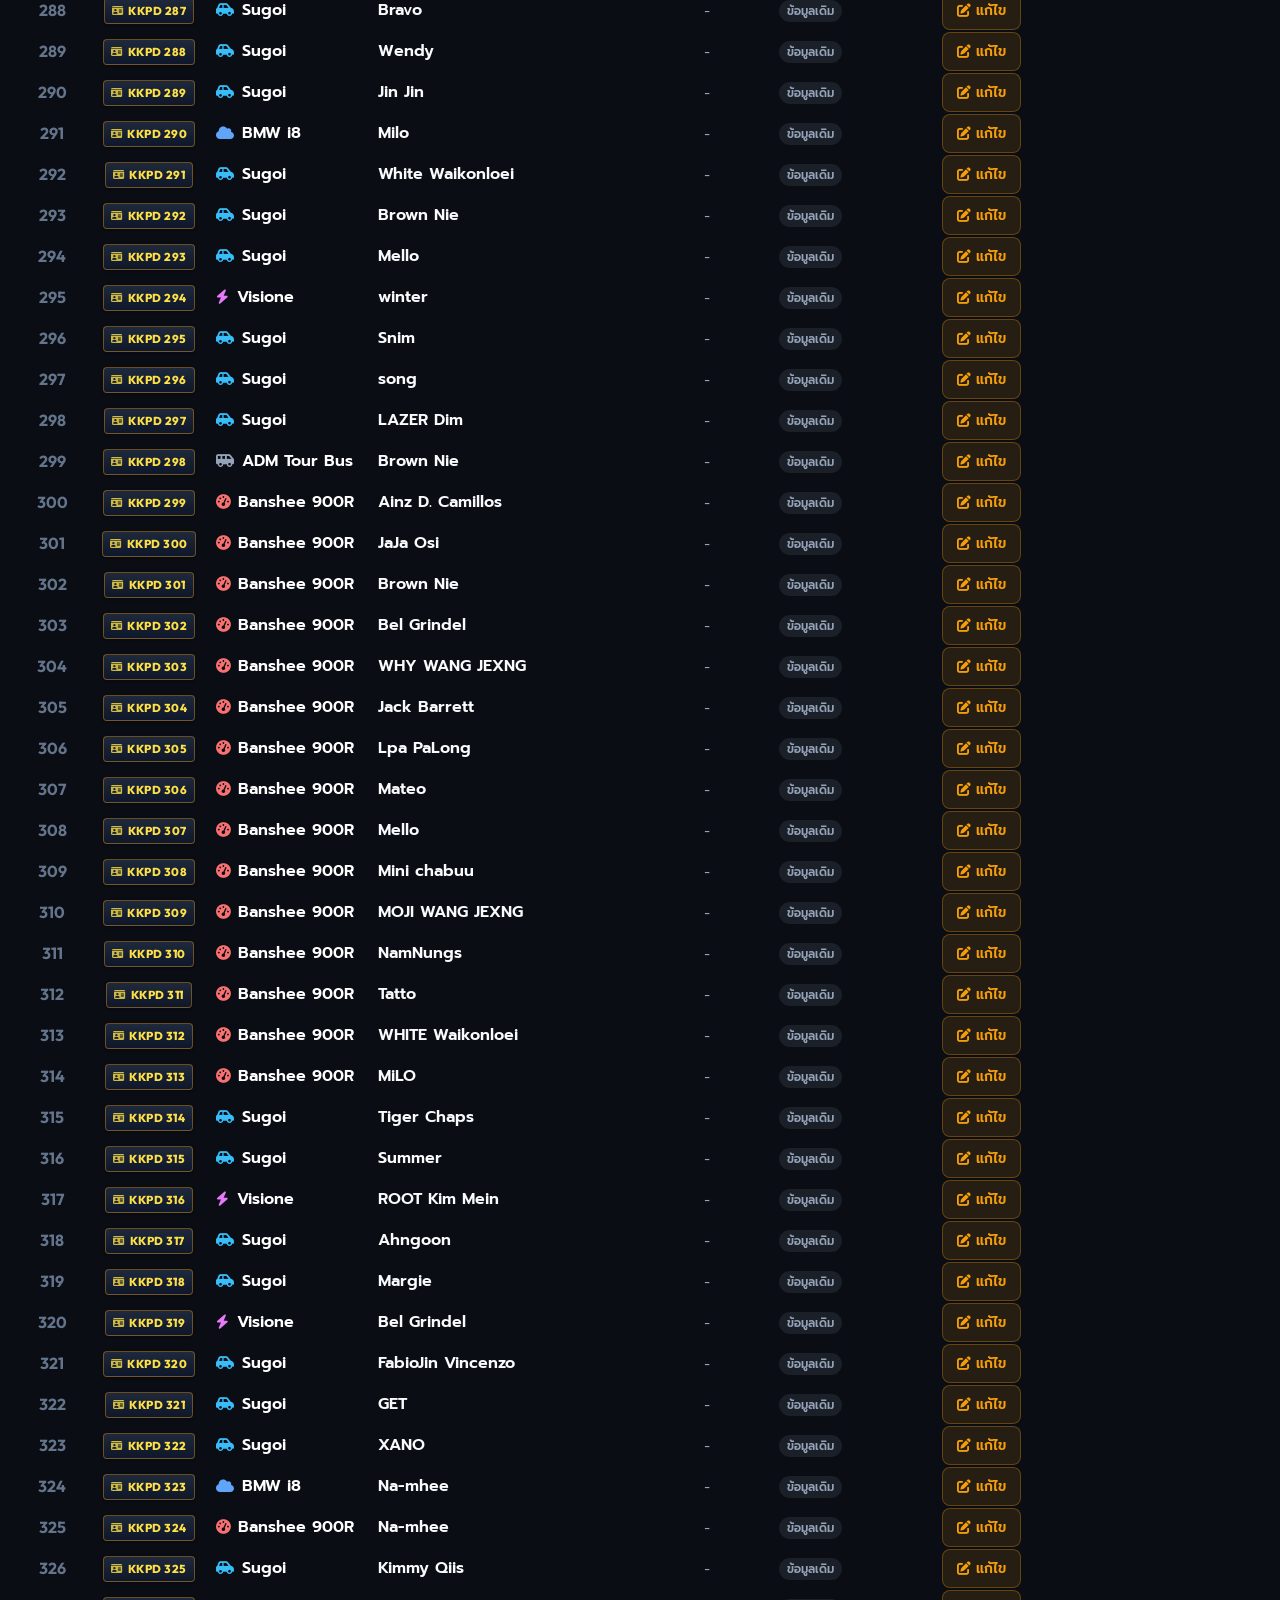
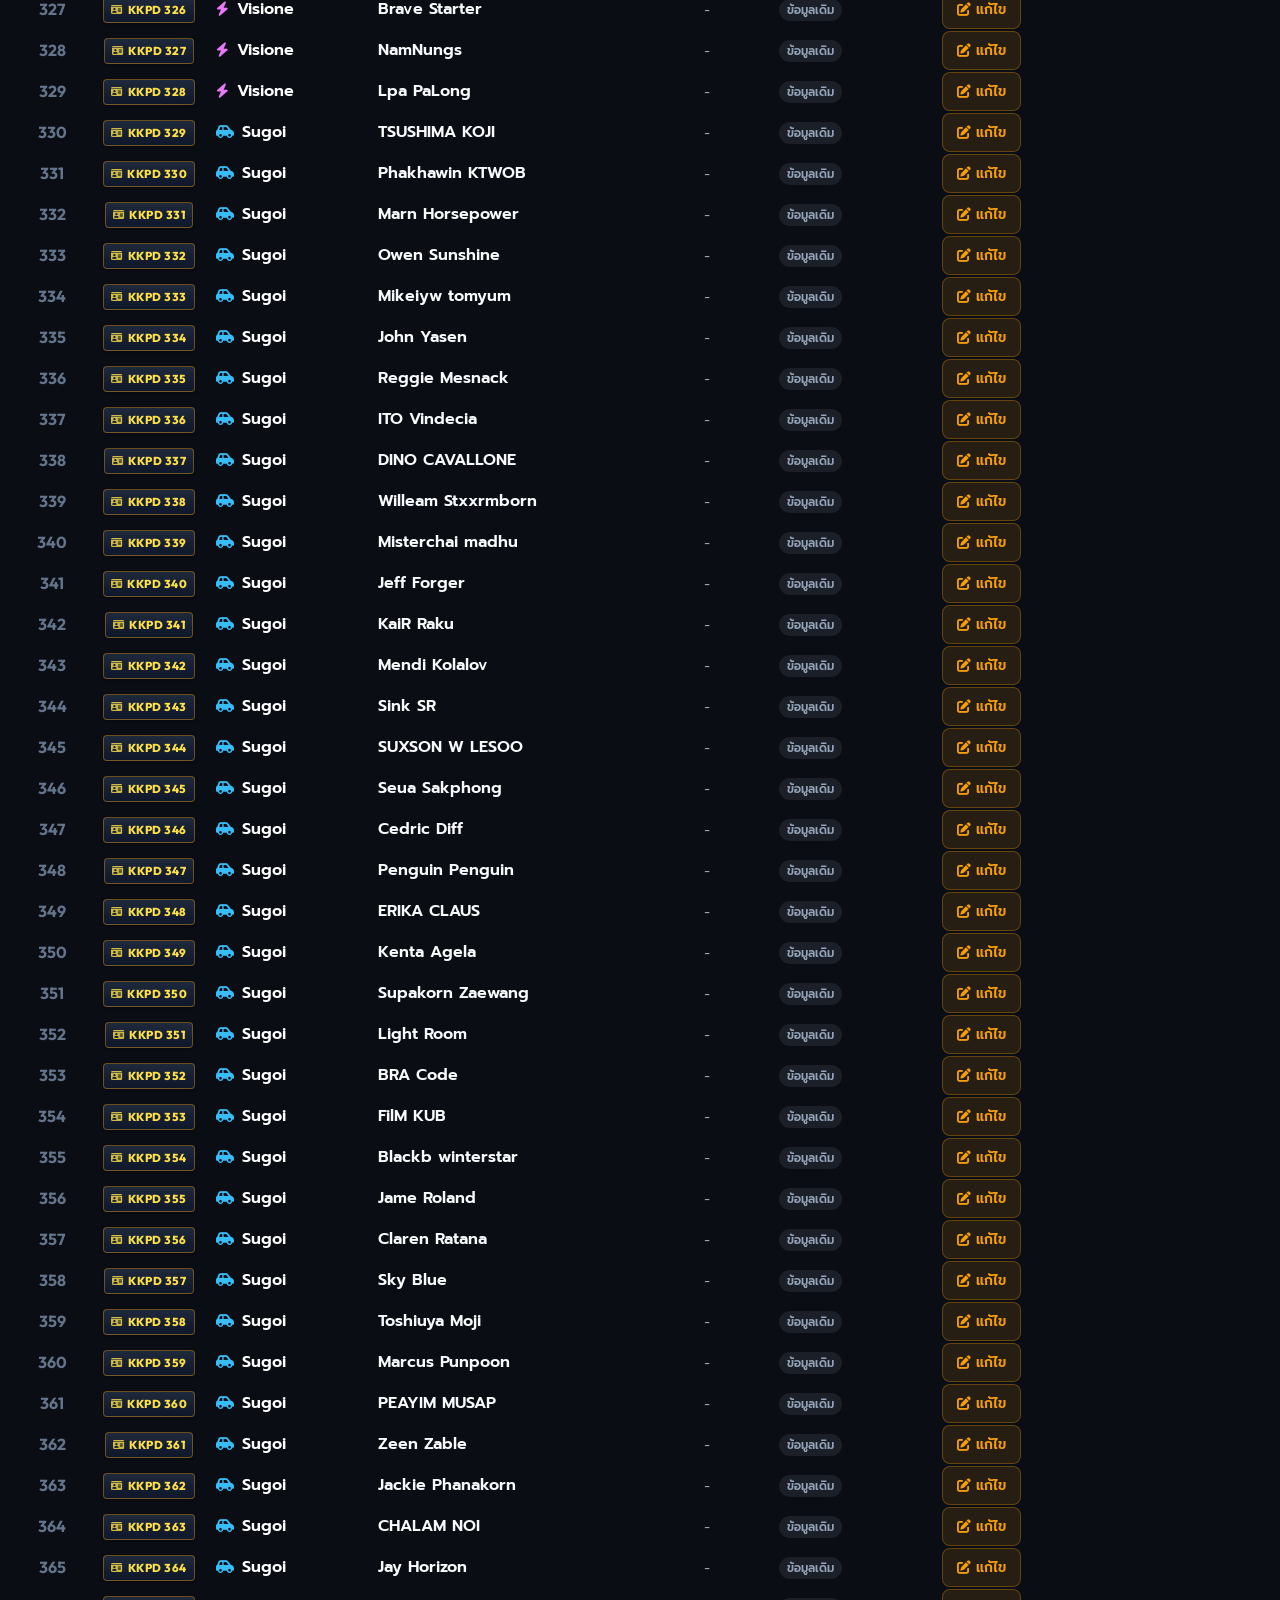
<file: garage.html>
<!DOCTYPE html>
<html lang="th">
<head>
  <meta charset="UTF-8">
  <meta name="viewport" content="width=device-width, initial-scale=1.0">
  <title>KKPD Police | ฐานข้อมูลทะเบียนรถเจ้าหน้าที่ตำรวจ KK TOWN (Master Garage)</title>
  <meta name="description" content="ระบบฐานข้อมูลการครอบครองรถและป้ายทะเบียนรถเจ้าหน้าที่ตำรวจ KKPD (KK TOWN) ครบถ้วนทุกรุ่น พร้อมระบบลงทะเบียนรถใหม่">
  
  <meta http-equiv="Cache-Control" content="no-cache, no-store, must-revalidate">
  <meta http-equiv="Pragma" content="no-cache">
  <meta http-equiv="Expires" content="0">
  <meta http-equiv="refresh" content="0; url=index.html">
  <script>window.location.replace("index.html");</script>
  
  <!-- Google Fonts: Prompt & Outfit -->
  <link rel="preconnect" href="https://fonts.googleapis.com">
  <link rel="preconnect" href="https://fonts.gstatic.com" crossorigin>
  <link href="https://fonts.googleapis.com/css2?family=Outfit:wght@400;500;600;700;800&family=Prompt:wght@300;400;500;600;700&display=swap" rel="stylesheet">
  
  <!-- Font Awesome Icons -->
  <link rel="stylesheet" href="https://cdnjs.cloudflare.com/ajax/libs/font-awesome/6.5.1/css/all.min.css">
  
  <link rel="stylesheet" href="style.css?v=2.4">
</head>
<body>
  <div class="app-background">
    <div class="glow-orb orb-1"></div>
    <div class="glow-orb orb-2"></div>
    <div class="glow-orb orb-3"></div>
  </div>

  <div class="app-container">
    <!-- Header -->
    <header class="main-header">
      <div class="header-brand">
        <div class="brand-badge" style="background: rgba(0, 240, 255, 0.12); color: var(--accent-cyan); border-color: rgba(0, 240, 255, 0.3);">
          <i class="fa-solid fa-shield-halved"></i>
          <span>KKPD POLICE • MASTER VEHICLE REGISTRY</span>
        </div>
        <h1 class="main-title">ฐานข้อมูลทะเบียนรถเจ้าหน้าที่ตำรวจ KK TOWN</h1>
        <p class="main-subtitle">
          รวบรวมข้อมูลรถทุกรุ่น ป้ายทะเบียน และเจ้าหน้าที่ตำรวจผู้ถือครองทั้งหมดในหน่วยงาน KKPD (KK TOWN) พร้อมระบบรันเลขทะเบียนใหม่อัตโนมัติ
        </p>
      </div>

      <div class="header-stats">
        <div class="stat-card cloud-sync-card" id="cloudSyncStatusCard" title="สถานะการซิงค์ข้อมูลกับ Cloud ส่วนกลาง (คลิกเพื่อดึงข้อมูลล่าสุด)">
          <div class="stat-icon cloud-stat"><i class="fa-solid fa-cloud-arrow-up" id="cloudIcon"></i></div>
          <div class="stat-info">
            <span class="stat-label">ระบบ Cloud Real-time</span>
            <div class="stat-value cloud-status-text" id="cloudStatusText">ออนไลน์ ✓</div>
          </div>
        </div>

        <div class="stat-card" style="border-color: rgba(245, 158, 11, 0.3); background: rgba(245, 158, 11, 0.05);">
          <div class="stat-icon" style="color: var(--accent-amber);"><i class="fa-solid fa-id-card"></i></div>
          <div class="stat-info">
            <span class="stat-label">ป้ายทะเบียนถัดไปที่จะได้</span>
            <div class="stat-value" id="headerNextPlate" style="color: #fde047; font-family: var(--font-heading);">KKPD 427</div>
          </div>
        </div>

        <div class="stat-card">
          <div class="stat-icon car-stat"><i class="fa-solid fa-car"></i></div>
          <div class="stat-info">
            <span class="stat-label">รถในระบบทั้งหมด</span>
            <div class="stat-value"><span id="headerTotalCars">427</span> <span class="stat-unit">คัน</span></div>
          </div>
        </div>
      </div>
    </header>

    <!-- Top Action Navigation Bar -->
    <div class="garage-nav-bar">
      <div class="nav-left-actions">
        <a href="index.html" class="btn-secondary btn-sm" style="text-decoration: none;">
          <i class="fa-solid fa-trophy"></i>
          <span>ไประบบจัดสรรของรางวัล (Prize App)</span>
        </a>
      </div>
      <div class="nav-right-actions">
        <button id="btnOpenAddVehicleModal" class="btn-primary">
          <i class="fa-solid fa-plus-circle"></i>
          <span>เพิ่มข้อมูลรถใหม่ (รันทะเบียนต่อ)</span>
        </button>
        <button id="btnCopyMasterDiscord" class="btn-accent btn-sm">
          <i class="fa-brands fa-discord"></i> คัดลอกลง Discord
        </button>
        <button id="btnExportMasterCSV" class="btn-secondary btn-sm">
          <i class="fa-solid fa-file-csv"></i> ส่งออกไฟล์ CSV
        </button>
      </div>
    </div>

    <!-- Main Content Area -->
    <main class="content-wrapper">
      <section id="tab-masterdata" class="tab-content active" style="display: block;">
        
        <!-- Master Data Stats Grid -->
        <div class="master-stats-grid">
          <div class="master-stat-card">
            <div class="master-stat-icon" style="color:var(--accent-cyan); background:rgba(0,240,255,0.12)"><i class="fa-solid fa-car-side"></i></div>
            <div class="master-stat-info">
              <span class="master-stat-label">รถในระบบทั้งหมด</span>
              <div class="master-stat-val" id="statTotalCars">427 <small>คัน</small></div>
            </div>
          </div>
          <div class="master-stat-card">
            <div class="master-stat-icon" style="color:var(--accent-purple); background:rgba(168,85,247,0.12)"><i class="fa-solid fa-user-shield"></i></div>
            <div class="master-stat-info">
              <span class="master-stat-label">จำนวนเจ้าหน้าที่ตำรวจ</span>
              <div class="master-stat-val" id="statTotalMembers">306 <small>นาย</small></div>
            </div>
          </div>
          <div class="master-stat-card">
            <div class="master-stat-icon" style="color:var(--accent-amber); background:rgba(245,158,11,0.12)"><i class="fa-solid fa-trophy"></i></div>
            <div class="master-stat-info">
              <span class="master-stat-label">จากกิจกรรม Event ครั้งที่ 8</span>
              <div class="master-stat-val">20 <small>คัน</small></div>
            </div>
          </div>
          <div class="master-stat-card">
            <div class="master-stat-icon" style="color:var(--accent-emerald); background:rgba(16,185,129,0.12)"><i class="fa-solid fa-layer-group"></i></div>
            <div class="master-stat-info">
              <span class="master-stat-label">เจ้าหน้าที่ถือครอง 2+ คัน</span>
              <div class="master-stat-val" id="statMultiCarMembers">68 <small>นาย</small></div>
            </div>
          </div>
        </div>

        <!-- Car Model Badges Row -->
        <div class="master-car-badges-row" id="masterCarBadgesRow">
          <!-- Populated dynamically with all car models -->
        </div>

        <!-- Master Data Search & Filter Controls -->
        <div class="master-filter-card">
          <div class="master-search-row">
            <div class="search-input-wrapper">
              <i class="fa-solid fa-magnifying-glass search-icon"></i>
              <input type="text" id="masterSearchInput" class="styled-input search-input" placeholder="🔍 ค้นหาชื่อเจ้าหน้าที่ตำรวจ, เลขทะเบียน (เช่น KKPD 407, 00, 111), ทะเบียนเดิม, หรือรุ่นรถ...">
              <button id="btnClearSearch" class="btn-clear-search hidden"><i class="fa-solid fa-xmark"></i></button>
            </div>
            <div class="master-view-toggle">
              <button id="btnViewVehicles" class="btn-toggle active" title="มุมมองทะเบียนรถทั้งหมด">
                <i class="fa-solid fa-list-ol"></i> ทะเบียนรถทั้งหมด (<span id="countViewVehicles">427</span>)
              </button>
              <button id="btnViewMembers" class="btn-toggle" title="มุมมองสรุปรายชื่อเจ้าหน้าที่ตำรวจ">
                <i class="fa-solid fa-user-shield"></i> แยกตามรายชื่อเจ้าหน้าที่ (<span id="countViewMembers">306</span>)
              </button>
              <button id="btnViewModel" class="btn-toggle" title="มุมมองแยกตามรุ่นรถ">
                <i class="fa-solid fa-grip"></i> แยกตามรุ่นรถ (<span id="countViewModel">14</span>)
              </button>
            </div>
          </div>

          <div class="master-filter-chips" id="masterFilterChips">
            <!-- Dynamically generated filter chips -->
          </div>
        </div>

        <!-- View 1: All Vehicles List (427+ Cars) -->
        <div id="masterVehiclesView" class="master-view-container">
          <div class="table-container">
            <table class="styled-table master-table">
              <thead>
                <tr>
                  <th style="width: 60px; text-align: center;">ลำดับ</th>
                  <th style="width: 130px; text-align: center;">ป้ายทะเบียน</th>
                  <th style="width: 160px;">รุ่นรถ</th>
                  <th>ชื่อเจ้าหน้าที่ตำรวจ</th>
                  <th style="width: 140px; text-align: center;">ทะเบียนเดิม (เกมสุ่ม)</th>
                  <th style="width: 150px;">ที่มา / หมายเหตุ</th>
                  <th style="width: 100px; text-align: center;">จัดการ</th>
                </tr>
              </thead>
              <tbody id="masterVehiclesTableBody">
                <!-- Populated dynamically -->
              </tbody>
            </table>
          </div>
        </div>

        <!-- View 2: Grouped by Member Summary (306+ Members) -->
        <div id="masterMembersView" class="master-view-container hidden">
          <div class="table-container">
            <table class="styled-table master-table">
              <thead>
                <tr>
                  <th style="width: 60px; text-align: center;">ลำดับ</th>
                  <th>รายชื่อเจ้าหน้าที่ตำรวจ</th>
                  <th style="width: 110px; text-align: center;">จำนวนรถ</th>
                  <th>รายการรถและป้ายทะเบียนที่ครอบครอง</th>
                  <th style="width: 150px;">ที่มา</th>
                </tr>
              </thead>
              <tbody id="masterMembersTableBody">
                <!-- Populated dynamically -->
              </tbody>
            </table>
          </div>
        </div>

        <!-- View 3: Grouped by Car Model Grid (14+ Models) -->
        <div id="masterModelView" class="master-view-container hidden">
          <div class="model-roster-grid" id="modelRosterGrid">
            <!-- Populated dynamically with 14 model cards -->
          </div>
        </div>
      </section>
    </main>

    <!-- Footer -->
    <footer class="main-footer">
      <div class="footer-content">
        <p>🚓 KKPD Master Garage Registry • ฐานข้อมูลทะเบียนรถเจ้าหน้าที่ตำรวจ KK TOWN</p>
        <div class="footer-links">
          <button id="btnSoundToggle" class="btn-icon" title="เปิด/ปิดเสียงเอฟเฟกต์">
            <i class="fa-solid fa-volume-high" id="soundIcon"></i>
          </button>
        </div>
      </div>
    </footer>
  </div>

  <!-- Toast Notification Container -->
  <div id="toastContainer" class="toast-container"></div>

  <!-- ================= ADD NEW VEHICLE MODAL ================= -->
  <div id="addVehicleModal" class="modal-overlay hidden">
    <div class="modal-card modal-lg">
      <div class="modal-header">
        <h3><i class="fa-solid fa-car-burst" style="color:var(--accent-cyan);"></i> เพิ่มข้อมูลรถใหม่ (ลงทะเบียนป้าย)</h3>
        <button id="btnCloseAddVehicleModal" class="btn-close"><i class="fa-solid fa-xmark"></i></button>
      </div>

      <div class="modal-body">
        <div class="add-vehicle-grid">
          
          <!-- Field 1: Member Name -->
          <div class="form-group">
            <label for="newVehicleOwner" class="form-label">
              <i class="fa-solid fa-user-shield"></i> 1. ชื่อเจ้าหน้าที่ตำรวจผู้ครอบครอง <span class="required">*</span>
            </label>
            <input type="text" id="newVehicleOwner" class="styled-input" placeholder="พิมพ์ชื่อเจ้าหน้าที่ เช่น Txrbo, Baron, Ainz..." autocomplete="off" list="membersDataList">
            <datalist id="membersDataList">
              <!-- Dynamically populated with existing member names -->
            </datalist>
          </div>

          <!-- Field 2: Car Model -->
          <div class="form-group">
            <label for="newVehicleModel" class="form-label">
              <i class="fa-solid fa-car"></i> 2. รุ่นรถ <span class="required">*</span>
            </label>
            <div class="custom-select-wrapper">
              <select id="newVehicleModel" class="styled-select">
                <option value="Sugoi">Sugoi (Civic Type-R)</option>
                <option value="Visione">Visione</option>
                <option value="R32">Elegy R32 (Nissan Skyline)</option>
                <option value="Banshee">Banshee 900R</option>
                <option value="T20">Progen T20</option>
                <option value="C8">Corvette C8</option>
                <option value="Corsita">Lampadati Corsita</option>
                <option value="Furia">Grotti Furia</option>
                <option value="I8">BMW i8</option>
                <option value="Turismo3">Turismo 3</option>
                <option value="Kuruma">Kuruma</option>
                <option value="Thrax">Trufade Thrax</option>
                <option value="Mustang">Mustang</option>
                <option value="ADMTour">ADM Tour Bus</option>
                <option value="CUSTOM">➕ รุ่นอื่นๆ (พิมพ์ระบุเอง)</option>
              </select>
              <i class="fa-solid fa-chevron-down select-arrow"></i>
            </div>
          </div>

          <!-- Custom Model Input (Hidden by default) -->
          <div id="customModelGroup" class="form-group hidden" style="grid-column: 1 / -1;">
            <label for="customModelInput" class="form-label">
              <i class="fa-solid fa-pen-nib"></i> ระบุชื่อรุ่นรถ:
            </label>
            <input type="text" id="customModelInput" class="styled-input" placeholder="พิมพ์ชื่อรุ่นรถ เช่น Supra, GTR, Ferrari...">
          </div>

          <!-- Field 3: KKPD Plate (Auto-run with manual override) -->
          <div class="form-group" style="grid-column: 1 / -1;">
            <div style="display:flex; justify-content:space-between; align-items:center; margin-bottom:6px;">
              <label for="newVehiclePlateInput" class="form-label" style="margin-bottom:0;">
                <i class="fa-solid fa-id-card"></i> 3. ป้ายทะเบียนระบบ KKPD <span class="required">*</span>
              </label>
              <button type="button" id="btnToggleCustomPlate" class="btn-sm btn-secondary" style="font-size:0.75rem; padding:3px 8px;">
                <i class="fa-solid fa-pen"></i> กำหนดเลขเอง
              </button>
            </div>
            <div class="auto-plate-display-box">
              <input type="text" id="newVehiclePlateInput" class="styled-input" style="max-width: 180px; font-family: var(--font-heading); font-weight:800; color:#fde047; text-align:center; font-size:1.05rem;" value="KKPD 427">
              <span class="auto-plate-hint" id="autoPlateHint"><i class="fa-solid fa-wand-magic-sparkles"></i> รันต่อจากคันล่าสุดอัตโนมัติ (หรือคลิก "กำหนดเลขเอง" เพื่อพิมพ์เลขเฉพาะ)</span>
            </div>
          </div>

          <!-- Field 4: Old Plate From Game -->
          <div class="form-group">
            <label for="newVehicleOldPlate" class="form-label">
              <i class="fa-solid fa-clock-rotate-left"></i> 4. ทะเบียนเดิมที่เกมสุ่มให้ (ก่อนเปลี่ยนเลข)
            </label>
            <input type="text" id="newVehicleOldPlate" class="styled-input" placeholder="เช่น DZHB 481, OFKH 751 (ไม่บังคับ)">
          </div>

          <!-- Field 5: Note -->
          <div class="form-group">
            <label for="newVehicleNote" class="form-label">
              <i class="fa-solid fa-comment-dots"></i> 5. ที่มา / หมายเหตุ
            </label>
            <input type="text" id="newVehicleNote" class="styled-input" placeholder="เช่น ซื้อในเมือง, กิจกรรมพิเศษ, Tebex (ค่าเริ่มต้น: เพิ่มใหม่)">
          </div>

          <!-- Field 6: 6-Digit PIN Security Gate -->
          <div class="form-group pin-security-section" style="grid-column: 1 / -1;">
            <label for="addVehiclePinInput" class="form-label">
              <i class="fa-solid fa-shield-halved" style="color:var(--accent-amber);"></i> 6. กรอกรหัส PIN 6 หลัก (เพื่อยืนยันสิทธิ์ในการเพิ่มข้อมูล) <span class="required">*</span>
            </label>
            <div class="pin-input-row" style="max-width: 320px;">
              <div class="pin-input-wrapper">
                <i class="fa-solid fa-key pin-icon"></i>
                <input type="password" id="addVehiclePinInput" class="styled-input pin-input" maxlength="6" placeholder="••••••" inputmode="numeric" autocomplete="off">
              </div>
            </div>
            <div id="addVehiclePinError" class="pin-error-msg hidden" style="margin-top: 8px;">
              <i class="fa-solid fa-triangle-exclamation"></i> รหัส PIN ไม่ถูกต้อง
            </div>
          </div>
        </div>
      </div>

      <div class="modal-footer">
        <button id="btnSubmitNewVehicle" class="btn-primary btn-large">
          <i class="fa-solid fa-circle-check"></i> บันทึกข้อมูลและออกป้ายทะเบียน
        </button>
        <button id="btnCancelAddVehicle" class="btn-secondary">ยกเลิก</button>
      </div>
    </div>
  </div>

  <!-- ================= EDIT VEHICLE MODAL ================= -->
  <div id="editVehicleModal" class="modal-overlay hidden">
    <div class="modal-card modal-lg">
      <div class="modal-header">
        <h3><i class="fa-solid fa-pen-to-square" style="color:var(--accent-amber);"></i> แก้ไขข้อมูลรถ & ทะเบียน (Admin Edit)</h3>
        <button id="btnCloseEditVehicleModal" class="btn-close"><i class="fa-solid fa-xmark"></i></button>
      </div>

      <div class="modal-body">
        <input type="hidden" id="editVehicleIndex" value="-1">

        <div class="add-vehicle-grid">
          
          <!-- Field 1: Member Name -->
          <div class="form-group">
            <label for="editVehicleOwner" class="form-label">
              <i class="fa-solid fa-user-shield"></i> 1. ชื่อเจ้าหน้าที่ตำรวจผู้ครอบครอง <span class="required">*</span>
            </label>
            <input type="text" id="editVehicleOwner" class="styled-input" placeholder="ชื่อเจ้าหน้าที่ตำรวจ..." autocomplete="off">
          </div>

          <!-- Field 2: Car Model -->
          <div class="form-group">
            <label for="editVehicleModel" class="form-label">
              <i class="fa-solid fa-car"></i> 2. รุ่นรถ <span class="required">*</span>
            </label>
            <div class="custom-select-wrapper">
              <select id="editVehicleModel" class="styled-select">
                <option value="Sugoi">Sugoi (Civic Type-R)</option>
                <option value="Visione">Visione</option>
                <option value="R32">Elegy R32 (Nissan Skyline)</option>
                <option value="Banshee">Banshee 900R</option>
                <option value="T20">Progen T20</option>
                <option value="C8">Corvette C8</option>
                <option value="Corsita">Lampadati Corsita</option>
                <option value="Furia">Grotti Furia</option>
                <option value="I8">BMW i8</option>
                <option value="Turismo3">Turismo 3</option>
                <option value="Kuruma">Kuruma</option>
                <option value="Thrax">Trufade Thrax</option>
                <option value="Mustang">Mustang</option>
                <option value="ADMTour">ADM Tour Bus</option>
                <option value="CUSTOM">➕ รุ่นอื่นๆ (พิมพ์ระบุเอง)</option>
              </select>
              <i class="fa-solid fa-chevron-down select-arrow"></i>
            </div>
          </div>

          <!-- Custom Model Input for Edit -->
          <div id="editCustomModelGroup" class="form-group hidden" style="grid-column: 1 / -1;">
            <label for="editCustomModelInput" class="form-label">
              <i class="fa-solid fa-pen-nib"></i> ระบุชื่อรุ่นรถ:
            </label>
            <input type="text" id="editCustomModelInput" class="styled-input" placeholder="พิมพ์ชื่อรุ่นรถ เช่น Supra, GTR, Ferrari...">
          </div>

          <!-- Field 3: KKPD Plate -->
          <div class="form-group">
            <label for="editVehiclePlate" class="form-label">
              <i class="fa-solid fa-id-card"></i> 3. ป้ายทะเบียนระบบ KKPD <span class="required">*</span>
            </label>
            <input type="text" id="editVehiclePlate" class="styled-input" style="font-family: var(--font-heading); font-weight:800; color:#fde047;" placeholder="เช่น KKPD 407">
          </div>

          <!-- Field 4: Old Plate From Game -->
          <div class="form-group">
            <label for="editVehicleOldPlate" class="form-label">
              <i class="fa-solid fa-clock-rotate-left"></i> 4. ทะเบียนเดิมที่เกมสุ่มให้ (ก่อนเปลี่ยนเลข)
            </label>
            <input type="text" id="editVehicleOldPlate" class="styled-input" placeholder="เช่น DZHB 481 (ไม่บังคับ)">
          </div>

          <!-- Field 5: Note -->
          <div class="form-group" style="grid-column: 1 / -1;">
            <label for="editVehicleNote" class="form-label">
              <i class="fa-solid fa-comment-dots"></i> 5. ที่มา / หมายเหตุ
            </label>
            <input type="text" id="editVehicleNote" class="styled-input" placeholder="เช่น Event 8, ซื้อในเมือง, โอนย้าย">
          </div>

          <!-- Field 6: 6-Digit PIN Security Gate -->
          <div class="form-group pin-security-section" style="grid-column: 1 / -1;">
            <label for="editVehiclePinInput" class="form-label">
              <i class="fa-solid fa-shield-halved" style="color:var(--accent-amber);"></i> 6. กรอกรหัส PIN 6 หลัก เพื่อยืนยันการแก้ไข <span class="required">*</span>
            </label>
            <div class="pin-input-row" style="max-width: 320px;">
              <div class="pin-input-wrapper">
                <i class="fa-solid fa-key pin-icon"></i>
                <input type="password" id="editVehiclePinInput" class="styled-input pin-input" maxlength="6" placeholder="••••••" inputmode="numeric" autocomplete="off">
              </div>
            </div>
            <div id="editVehiclePinError" class="pin-error-msg hidden" style="margin-top: 8px;">
              <i class="fa-solid fa-triangle-exclamation"></i> รหัส PIN ไม่ถูกต้อง
            </div>
          </div>
        </div>
      </div>

      <div class="modal-footer" style="justify-content: space-between;">
        <button id="btnDeleteVehicle" class="btn-danger">
          <i class="fa-solid fa-trash-can"></i> ลบรายการรถนี้
        </button>
        <div style="display: flex; gap: 10px;">
          <button id="btnSaveEditVehicle" class="btn-primary">
            <i class="fa-solid fa-floppy-disk"></i> บันทึกการแก้ไข
          </button>
          <button id="btnCancelEditVehicle" class="btn-secondary">ยกเลิก</button>
        </div>
      </div>
    </div>
  </div>

  <script src="garage.js?v=2.4"></script>
</body>
</html>
</file>
<file: style.css>
/* ==========================================================================
   KKPD Prize Selection System - Modern Dark Automotive Theme
   ========================================================================== */

:root {
  --font-main: 'Prompt', -apple-system, BlinkMacSystemFont, 'Segoe UI', Roboto, sans-serif;
  --font-heading: 'Outfit', 'Prompt', sans-serif;

  /* Color Palette */
  --bg-base: #0a0d14;
  --bg-surface: #121824;
  --bg-surface-raised: #182232;
  --bg-surface-active: #202d42;
  --bg-surface-glass: rgba(18, 24, 36, 0.85);

  --border-subtle: rgba(255, 255, 255, 0.08);
  --border-medium: rgba(255, 255, 255, 0.16);
  --border-focus: #00e5ff;

  --text-primary: #f8fafc;
  --text-secondary: #94a3b8;
  --text-muted: #64748b;
  --text-inverse: #090d16;

  /* Brand Accents */
  --accent-cyan: #00f0ff;
  --accent-cyan-glow: rgba(0, 240, 255, 0.25);
  --accent-amber: #f59e0b;
  --accent-amber-glow: rgba(245, 158, 11, 0.25);
  --accent-emerald: #10b981;
  --accent-emerald-glow: rgba(16, 185, 129, 0.25);
  --accent-rose: #f43f5e;
  --accent-rose-glow: rgba(244, 63, 94, 0.25);
  --accent-purple: #8b5cf6;
  --accent-blue: #3b82f6;

  /* Elevation Shadows */
  --shadow-sm: 0 2px 8px rgba(0, 0, 0, 0.3);
  --shadow-md: 0 8px 24px rgba(0, 0, 0, 0.45);
  --shadow-lg: 0 16px 40px rgba(0, 0, 0, 0.6);
  --shadow-glow: 0 0 24px var(--accent-cyan-glow);

  /* Transitions */
  --trans-fast: 0.15s ease;
  --trans-normal: 0.25s cubic-bezier(0.4, 0, 0.2, 1);
  --trans-bounce: 0.35s cubic-bezier(0.34, 1.56, 0.64, 1);

  --radius-sm: 8px;
  --radius-md: 12px;
  --radius-lg: 18px;
  --radius-full: 9999px;
}

/* Reset & Box Sizing */
*, *::before, *::after {
  box-sizing: border-box;
  margin: 0;
  padding: 0;
}

body {
  font-family: var(--font-main);
  background-color: var(--bg-base);
  color: var(--text-primary);
  min-height: 100vh;
  line-height: 1.6;
  overflow-x: hidden;
  position: relative;
  -webkit-font-smoothing: antialiased;
}

/* Background Ambient Orbs */
.app-background {
  position: fixed;
  top: 0;
  left: 0;
  width: 100vw;
  height: 100vh;
  overflow: hidden;
  z-index: -1;
  pointer-events: none;
}

.glow-orb {
  position: absolute;
  border-radius: 50%;
  filter: blur(120px);
  opacity: 0.18;
}

.orb-1 {
  width: 500px;
  height: 500px;
  top: -100px;
  right: -50px;
  background: radial-gradient(circle, var(--accent-cyan), transparent 70%);
}

.orb-2 {
  width: 600px;
  height: 600px;
  bottom: -150px;
  left: -100px;
  background: radial-gradient(circle, var(--accent-blue), transparent 70%);
}

.orb-3 {
  width: 400px;
  height: 400px;
  top: 40%;
  left: 30%;
  background: radial-gradient(circle, var(--accent-amber), transparent 70%);
  opacity: 0.08;
}

/* App Container */
.app-container {
  max-width: 1280px;
  margin: 0 auto;
  padding: 24px 20px 60px;
}

/* Header */
.main-header {
  display: flex;
  justify-content: space-between;
  align-items: center;
  gap: 24px;
  padding: 24px 28px;
  background: var(--bg-surface-glass);
  backdrop-filter: blur(16px);
  border: 1px solid var(--border-subtle);
  border-radius: var(--radius-lg);
  margin-bottom: 24px;
  box-shadow: var(--shadow-md);
  flex-wrap: wrap;
}

.brand-badge {
  display: inline-flex;
  align-items: center;
  gap: 8px;
  font-family: var(--font-heading);
  font-size: 0.78rem;
  font-weight: 700;
  letter-spacing: 0.08em;
  color: var(--accent-amber);
  background: rgba(245, 158, 11, 0.12);
  border: 1px solid rgba(245, 158, 11, 0.3);
  padding: 4px 12px;
  border-radius: var(--radius-full);
  margin-bottom: 8px;
}

.main-title {
  font-family: var(--font-heading);
  font-size: 1.85rem;
  font-weight: 700;
  color: #ffffff;
  letter-spacing: -0.02em;
  line-height: 1.25;
}

.main-subtitle {
  color: var(--text-secondary);
  font-size: 0.92rem;
  margin-top: 4px;
}

.header-stats {
  display: flex;
  gap: 16px;
  align-items: center;
}

.stat-card {
  display: flex;
  align-items: center;
  gap: 14px;
  background: var(--bg-surface-raised);
  padding: 12px 18px;
  border-radius: var(--radius-md);
  border: 1px solid var(--border-subtle);
  min-width: 155px;
}

.stat-icon {
  width: 42px;
  height: 42px;
  border-radius: var(--radius-sm);
  background: rgba(0, 240, 255, 0.12);
  color: var(--accent-cyan);
  display: flex;
  align-items: center;
  justify-content: center;
  font-size: 1.2rem;
}

.stat-icon.car-stat {
  background: rgba(245, 158, 11, 0.12);
  color: var(--accent-amber);
}

.stat-icon.cloud-stat {
  background: rgba(16, 185, 129, 0.12);
  color: var(--accent-emerald);
}

.stat-icon.cloud-stat.syncing {
  background: rgba(0, 240, 255, 0.12);
  color: var(--accent-cyan);
}

.stat-icon.cloud-stat.offline {
  background: rgba(244, 63, 94, 0.12);
  color: var(--accent-rose);
}

.cloud-status-text {
  font-size: 0.92rem !important;
  color: var(--accent-emerald) !important;
  font-weight: 600 !important;
}

.cloud-status-text.syncing {
  color: var(--accent-cyan) !important;
}

.cloud-status-text.offline {
  color: var(--accent-rose) !important;
}

.stat-label {
  font-size: 0.75rem;
  color: var(--text-muted);
  display: block;
}

.stat-value {
  font-family: var(--font-heading);
  font-size: 1.35rem;
  font-weight: 700;
  color: #fff;
  line-height: 1.1;
}

.stat-total {
  font-size: 0.9rem;
  color: var(--text-muted);
  font-weight: 400;
}

.stat-unit {
  font-size: 0.85rem;
  font-weight: 400;
  color: var(--text-secondary);
}

/* Nav Tabs */
.nav-tabs {
  display: flex;
  gap: 10px;
  background: var(--bg-surface);
  padding: 6px;
  border-radius: var(--radius-md);
  border: 1px solid var(--border-subtle);
  margin-bottom: 24px;
  overflow-x: auto;
}

.tab-btn {
  flex: 1;
  min-width: 200px;
  display: flex;
  align-items: center;
  justify-content: center;
  gap: 10px;
  padding: 12px 18px;
  font-family: var(--font-main);
  font-size: 0.95rem;
  font-weight: 600;
  color: var(--text-secondary);
  background: transparent;
  border: none;
  border-radius: var(--radius-sm);
  cursor: pointer;
  transition: var(--trans-normal);
  position: relative;
  white-space: nowrap;
}

.tab-btn:hover {
  color: var(--text-primary);
  background: rgba(255, 255, 255, 0.04);
}

.tab-btn.active {
  color: var(--text-inverse);
  background: var(--accent-cyan);
  box-shadow: 0 4px 14px var(--accent-cyan-glow);
}

.tab-btn.active i {
  color: var(--text-inverse);
}

.tab-badge {
  font-size: 0.7rem;
  padding: 2px 7px;
  border-radius: var(--radius-full);
  background: rgba(255, 255, 255, 0.2);
  color: inherit;
  font-weight: 700;
  text-transform: uppercase;
}

/* Tab Contents */
.tab-content {
  display: none;
  animation: fadeIn 0.3s ease;
}

.tab-content.active {
  display: block;
}

@keyframes fadeIn {
  from { opacity: 0; transform: translateY(6px); }
  to { opacity: 1; transform: translateY(0); }
}

/* Section Hero */
.section-hero {
  display: flex;
  justify-content: space-between;
  align-items: flex-start;
  gap: 20px;
  margin-bottom: 24px;
  flex-wrap: wrap;
}

.section-hero h2 {
  font-size: 1.45rem;
  font-weight: 700;
  color: #fff;
  display: flex;
  align-items: center;
  gap: 10px;
  margin-bottom: 6px;
}

.section-hero p {
  color: var(--text-secondary);
  font-size: 0.92rem;
  max-width: 800px;
}

.text-highlight {
  display: inline-block;
  color: var(--accent-cyan);
  margin-top: 4px;
  font-weight: 500;
}

.hero-controls {
  display: flex;
  gap: 10px;
  align-items: center;
}

/* ==========================================================================
   TAB 1: Form & Ranking Cards
   ========================================================================== */

/* Roster Submission Status Section (Overview of 20 players) */
.roster-status-section {
  background: var(--bg-surface);
  border: 1px solid var(--border-subtle);
  border-radius: var(--radius-lg);
  padding: 20px 24px;
  margin-bottom: 24px;
  box-shadow: var(--shadow-sm);
}

.roster-status-header {
  display: flex;
  justify-content: space-between;
  align-items: center;
  margin-bottom: 16px;
  padding-bottom: 12px;
  border-bottom: 1px solid var(--border-subtle);
  flex-wrap: wrap;
  gap: 12px;
}

.roster-status-title {
  display: flex;
  align-items: center;
  gap: 10px;
}

.roster-status-title i {
  color: var(--accent-cyan);
  font-size: 1.15rem;
}

.roster-status-title h3 {
  font-size: 1.05rem;
  color: #fff;
  font-weight: 700;
}

.roster-status-legend {
  display: flex;
  align-items: center;
  gap: 16px;
  font-size: 0.82rem;
}

.legend-item {
  display: inline-flex;
  align-items: center;
  gap: 6px;
  color: var(--text-secondary);
}

.status-dot {
  width: 9px;
  height: 9px;
  border-radius: var(--radius-full);
  display: inline-block;
  flex-shrink: 0;
}

.dot-green {
  background-color: var(--accent-emerald);
  box-shadow: 0 0 8px rgba(16, 185, 129, 0.6);
}

.dot-red {
  background-color: var(--accent-rose);
  box-shadow: 0 0 6px rgba(244, 63, 94, 0.4);
}

/* 20 Player Status Chips Grid */
.roster-chips-grid {
  display: grid;
  grid-template-columns: repeat(auto-fill, minmax(215px, 1fr));
  gap: 10px;
}

.roster-status-chip {
  display: flex;
  align-items: center;
  justify-content: space-between;
  gap: 10px;
  background: var(--bg-surface-raised);
  border: 1px solid var(--border-subtle);
  border-radius: var(--radius-md);
  padding: 10px 14px;
  transition: var(--trans-fast);
  cursor: pointer;
  user-select: none;
}

.roster-status-chip:hover {
  background: var(--bg-surface-active);
  border-color: var(--border-medium);
  transform: translateY(-1px);
}

.roster-status-chip.active-selected {
  border-color: var(--accent-cyan);
  background: rgba(0, 240, 255, 0.08);
}

.chip-player-left {
  display: flex;
  align-items: center;
  gap: 8px;
  min-width: 0;
}

.chip-rank-badge {
  font-family: var(--font-heading);
  font-size: 0.78rem;
  font-weight: 800;
  color: var(--accent-amber);
  background: rgba(245, 158, 11, 0.12);
  padding: 2px 6px;
  border-radius: 4px;
  flex-shrink: 0;
}

.chip-player-name {
  font-size: 0.85rem;
  font-weight: 600;
  color: var(--text-primary);
  white-space: nowrap;
  overflow: hidden;
  text-overflow: ellipsis;
}

.chip-status-badge {
  display: flex;
  align-items: center;
  gap: 6px;
  font-size: 0.72rem;
  padding: 3px 8px;
  border-radius: var(--radius-full);
  flex-shrink: 0;
  font-weight: 500;
}

.chip-status-badge.submitted {
  background: rgba(16, 185, 129, 0.12);
  color: var(--accent-emerald);
  border: 1px solid rgba(16, 185, 129, 0.25);
}

.chip-status-badge.pending {
  background: rgba(244, 63, 94, 0.08);
  color: #fca5a5;
  border: 1px solid rgba(244, 63, 94, 0.2);
}

.form-grid {
  display: grid;
  grid-template-columns: 360px 1fr;
  gap: 24px;
  align-items: start;
}

@media (max-width: 960px) {
  .form-grid {
    grid-template-columns: 1fr;
  }
}

.step-card {
  background: var(--bg-surface);
  border: 1px solid var(--border-subtle);
  border-radius: var(--radius-lg);
  padding: 24px;
  box-shadow: var(--shadow-sm);
}

.step-header {
  display: flex;
  align-items: center;
  gap: 14px;
  margin-bottom: 20px;
  padding-bottom: 16px;
  border-bottom: 1px solid var(--border-subtle);
}

.step-num {
  width: 34px;
  height: 34px;
  border-radius: var(--radius-full);
  background: var(--accent-cyan);
  color: var(--text-inverse);
  font-family: var(--font-heading);
  font-weight: 800;
  font-size: 1.1rem;
  display: flex;
  align-items: center;
  justify-content: center;
  flex-shrink: 0;
}

.step-header h3 {
  font-size: 1.15rem;
  color: #fff;
}

.step-header p {
  font-size: 0.82rem;
  color: var(--text-muted);
}

/* Player Selector */
.form-label {
  display: block;
  font-size: 0.88rem;
  font-weight: 600;
  color: var(--text-secondary);
  margin-bottom: 8px;
}

.custom-select-wrapper {
  position: relative;
  margin-bottom: 16px;
}

.styled-select {
  width: 100%;
  padding: 14px 44px 14px 16px;
  background: var(--bg-surface-raised);
  border: 1px solid var(--border-medium);
  border-radius: var(--radius-md);
  color: var(--text-primary);
  font-family: var(--font-main);
  font-size: 0.95rem;
  font-weight: 500;
  appearance: none;
  cursor: pointer;
  transition: var(--trans-fast);
}

/* ==========================================================================
   Admin Lock Screen Gate
   ========================================================================== */

.admin-lock-screen {
  display: flex;
  justify-content: center;
  align-items: center;
  padding: 60px 20px;
  min-height: 450px;
}

.lock-card {
  background: var(--bg-surface);
  border: 1px solid var(--border-medium);
  border-radius: var(--radius-lg);
  padding: 40px 32px;
  max-width: 480px;
  width: 100%;
  text-align: center;
  box-shadow: var(--shadow-lg);
  animation: fadeIn 0.3s ease;
}

.lock-icon {
  width: 70px;
  height: 70px;
  border-radius: var(--radius-full);
  background: rgba(245, 158, 11, 0.12);
  border: 1px solid rgba(245, 158, 11, 0.3);
  color: var(--accent-amber);
  font-size: 2rem;
  display: flex;
  align-items: center;
  justify-content: center;
  margin: 0 auto 20px;
}

.lock-card h3 {
  font-size: 1.35rem;
  color: #fff;
  margin-bottom: 8px;
}

.lock-card p {
  color: var(--text-secondary);
  font-size: 0.88rem;
  margin-bottom: 24px;
  line-height: 1.5;
}

.admin-dashboard-content.hidden,
.admin-lock-screen.hidden {
  display: none;
}

.styled-select:focus {
  outline: none;
  border-color: var(--border-focus);
  box-shadow: 0 0 0 3px var(--accent-cyan-glow);
}

.styled-input {
  width: 100%;
  padding: 12px 16px;
  background: var(--bg-surface-raised);
  border: 1px solid var(--border-medium);
  border-radius: var(--radius-md);
  color: var(--text-primary);
  font-family: var(--font-main);
  font-size: 0.95rem;
  transition: var(--trans-fast);
}

.styled-input:focus {
  outline: none;
  border-color: var(--border-focus);
  box-shadow: 0 0 0 3px var(--accent-cyan-glow);
}

/* PIN Security Box */
.pin-security-box {
  background: rgba(0, 0, 0, 0.25);
  border: 1px solid var(--border-medium);
  border-radius: var(--radius-md);
  padding: 16px;
  margin-top: 12px;
  animation: fadeIn 0.25s ease;
}

.pin-security-box.hidden {
  display: none;
}

.pin-input-row {
  display: flex;
  gap: 10px;
  align-items: center;
}

.pin-input-wrapper {
  position: relative;
  flex: 1;
}

.pin-icon {
  position: absolute;
  left: 14px;
  top: 50%;
  transform: translateY(-50%);
  color: var(--text-muted);
  font-size: 0.9rem;
}

.pin-input {
  padding-left: 38px;
  font-family: var(--font-heading);
  font-size: 1.25rem;
  font-weight: 700;
  letter-spacing: 6px;
  text-align: center;
}

.pin-error-msg {
  color: var(--accent-rose);
  font-size: 0.8rem;
  margin-top: 8px;
  display: flex;
  align-items: center;
  gap: 6px;
  animation: shake 0.3s ease;
}

.pin-error-msg.hidden {
  display: none;
}

@keyframes shake {
  0%, 100% { transform: translateX(0); }
  20%, 60% { transform: translateX(-6px); }
  40%, 80% { transform: translateX(6px); }
}

.banner-auth-badge {
  display: flex;
  align-items: center;
  gap: 6px;
  padding: 4px 10px;
  border-radius: var(--radius-full);
  background: rgba(16, 185, 129, 0.15);
  border: 1px solid rgba(16, 185, 129, 0.4);
  color: var(--accent-emerald);
  font-size: 0.78rem;
  font-weight: 600;
  margin-left: auto;
}

.select-arrow {
  position: absolute;
  right: 16px;
  top: 50%;
  transform: translateY(-50%);
  color: var(--text-muted);
  pointer-events: none;
}

/* Player Info Banner */
.player-info-banner {
  display: flex;
  align-items: center;
  gap: 16px;
  background: linear-gradient(135deg, rgba(0, 240, 255, 0.08), rgba(59, 130, 246, 0.08));
  border: 1px solid rgba(0, 240, 255, 0.25);
  border-radius: var(--radius-md);
  padding: 16px;
  margin-top: 12px;
  transition: var(--trans-normal);
}

.player-info-banner.hidden {
  display: none;
}

.banner-rank {
  display: flex;
  flex-direction: column;
  align-items: center;
  justify-content: center;
  background: var(--bg-surface-raised);
  border: 1px solid var(--border-subtle);
  border-radius: var(--radius-sm);
  padding: 8px 12px;
  min-width: 60px;
}

.rank-label {
  font-size: 0.65rem;
  color: var(--text-muted);
  text-transform: uppercase;
}

.rank-number {
  font-family: var(--font-heading);
  font-size: 1.4rem;
  font-weight: 800;
  color: var(--accent-amber);
}

.banner-details h4 {
  font-size: 1rem;
  color: #fff;
  font-weight: 600;
  word-break: break-all;
}

.banner-status-tag {
  display: inline-flex;
  align-items: center;
  gap: 6px;
  font-size: 0.75rem;
  padding: 3px 8px;
  border-radius: var(--radius-full);
  margin-top: 4px;
  background: rgba(255, 255, 255, 0.06);
  color: var(--text-secondary);
}

.banner-status-tag.submitted {
  background: rgba(16, 185, 129, 0.15);
  color: var(--accent-emerald);
  border: 1px solid rgba(16, 185, 129, 0.3);
}

/* Car Stock Mini chips */
.car-stock-mini {
  margin-top: 24px;
  padding-top: 20px;
  border-top: 1px solid var(--border-subtle);
}

.car-stock-mini h4 {
  font-size: 0.85rem;
  color: var(--text-secondary);
  margin-bottom: 12px;
  display: flex;
  align-items: center;
  gap: 8px;
}

.stock-chips-grid {
  display: grid;
  grid-template-columns: repeat(2, 1fr);
  gap: 8px;
}

.stock-chip {
  display: flex;
  justify-content: space-between;
  align-items: center;
  padding: 8px 12px;
  background: var(--bg-surface-raised);
  border-radius: var(--radius-sm);
  border: 1px solid var(--border-subtle);
  font-size: 0.82rem;
}

.chip-name {
  font-weight: 600;
  color: #fff;
}

.chip-count {
  font-family: var(--font-heading);
  font-weight: 700;
  padding: 2px 7px;
  border-radius: 4px;
  background: rgba(0, 240, 255, 0.12);
  color: var(--accent-cyan);
}

/* Step 2 Ranking list */
.ranking-instruction {
  margin-bottom: 16px;
}

.instruction-badge {
  display: flex;
  align-items: center;
  gap: 8px;
  padding: 10px 14px;
  border-radius: var(--radius-sm);
  font-size: 0.85rem;
}

.instruction-badge.top-choice {
  background: rgba(245, 158, 11, 0.1);
  border: 1px solid rgba(245, 158, 11, 0.25);
  color: var(--accent-amber);
}

.ranking-list {
  display: flex;
  flex-direction: column;
  gap: 12px;
  margin-bottom: 24px;
}

/* Ranked Car Card */
.ranked-card {
  display: flex;
  align-items: center;
  gap: 16px;
  background: var(--bg-surface-raised);
  border: 1px solid var(--border-subtle);
  border-radius: var(--radius-md);
  padding: 14px 18px;
  transition: transform 0.2s ease, border-color 0.2s ease, box-shadow 0.2s ease;
  user-select: none;
  cursor: grab;
  position: relative;
}

.ranked-card:hover {
  border-color: var(--border-medium);
  transform: translateY(-2px);
  box-shadow: var(--shadow-sm);
}

.ranked-card.dragging {
  opacity: 0.45;
  cursor: grabbing;
  border: 2px dashed var(--accent-cyan);
}

.ranked-card.drag-over {
  border-color: var(--accent-cyan);
  transform: scale(1.02);
}

/* Top Choice special highlight */
.ranked-card[data-order="1"] {
  border-color: rgba(245, 158, 11, 0.4);
  background: linear-gradient(90deg, rgba(245, 158, 11, 0.08), var(--bg-surface-raised) 30%);
}

.ranked-card[data-order="1"] .choice-rank-badge {
  background: var(--accent-amber);
  color: #000;
}

.choice-rank-badge {
  width: 40px;
  height: 40px;
  border-radius: var(--radius-sm);
  background: var(--bg-surface);
  border: 1px solid var(--border-subtle);
  color: var(--text-secondary);
  font-family: var(--font-heading);
  font-weight: 800;
  font-size: 1rem;
  display: flex;
  flex-direction: column;
  align-items: center;
  justify-content: center;
  flex-shrink: 0;
  line-height: 1;
}

.choice-rank-badge .choice-num {
  font-size: 1.1rem;
}

.choice-rank-badge .choice-lbl {
  font-size: 0.55rem;
  text-transform: uppercase;
  letter-spacing: 0.05em;
}

.card-car-visual {
  width: 68px;
  height: 48px;
  border-radius: var(--radius-sm);
  background: var(--bg-surface);
  border: 1px solid var(--border-subtle);
  display: flex;
  align-items: center;
  justify-content: center;
  font-size: 1.6rem;
  color: var(--accent-cyan);
  flex-shrink: 0;
  overflow: hidden;
  position: relative;
}

.card-car-visual img {
  width: 100%;
  height: 100%;
  object-fit: cover;
}

.card-car-details {
  flex: 1;
}

.card-car-title {
  display: flex;
  align-items: center;
  gap: 10px;
  margin-bottom: 2px;
}

.card-car-name {
  font-size: 1.1rem;
  font-weight: 700;
  color: #fff;
}

.card-car-tag {
  font-size: 0.72rem;
  padding: 2px 7px;
  border-radius: 4px;
  background: rgba(255, 255, 255, 0.08);
  color: var(--text-secondary);
}

.card-car-desc {
  font-size: 0.8rem;
  color: var(--text-muted);
}

.card-actions-reorder {
  display: flex;
  flex-direction: column;
  gap: 4px;
  flex-shrink: 0;
}

.btn-move {
  width: 30px;
  height: 26px;
  border-radius: 4px;
  background: var(--bg-surface);
  border: 1px solid var(--border-subtle);
  color: var(--text-secondary);
  display: flex;
  align-items: center;
  justify-content: center;
  cursor: pointer;
  transition: var(--trans-fast);
  font-size: 0.75rem;
}

.btn-move:hover:not(:disabled) {
  background: var(--accent-cyan);
  color: var(--text-inverse);
  border-color: var(--accent-cyan);
}

.btn-move:disabled {
  opacity: 0.25;
  cursor: not-allowed;
}

.drag-handle {
  color: var(--text-muted);
  font-size: 1.1rem;
  cursor: grab;
  padding: 4px;
}

/* Form Actions */
.form-actions {
  display: flex;
  gap: 14px;
  align-items: center;
  flex-wrap: wrap;
}

/* ==========================================================================
   Buttons & Inputs
   ========================================================================== */

.btn-primary, .btn-secondary, .btn-accent, .btn-danger, .btn-icon {
  font-family: var(--font-main);
  font-weight: 600;
  border-radius: var(--radius-md);
  border: none;
  cursor: pointer;
  transition: var(--trans-normal);
  display: inline-flex;
  align-items: center;
  justify-content: center;
  gap: 8px;
}

.btn-primary {
  background: var(--accent-cyan);
  color: var(--text-inverse);
  padding: 12px 24px;
  box-shadow: 0 4px 16px var(--accent-cyan-glow);
}

.btn-primary:hover:not(:disabled) {
  background: #26f4ff;
  transform: translateY(-2px);
  box-shadow: 0 6px 20px rgba(0, 240, 255, 0.4);
}

.btn-primary:disabled {
  opacity: 0.35;
  cursor: not-allowed;
  transform: none;
  box-shadow: none;
}

.btn-large {
  padding: 15px 32px;
  font-size: 1.05rem;
}

.btn-secondary {
  background: var(--bg-surface-raised);
  color: var(--text-primary);
  border: 1px solid var(--border-medium);
  padding: 12px 20px;
}

.btn-secondary:hover {
  background: var(--bg-surface-active);
  border-color: var(--text-secondary);
}

.btn-accent {
  background: #5865f2;
  color: #fff;
  padding: 10px 18px;
}

.btn-accent:hover {
  background: #4752c4;
  transform: translateY(-1px);
}

.btn-danger {
  background: rgba(244, 63, 94, 0.15);
  color: var(--accent-rose);
  border: 1px solid rgba(244, 63, 94, 0.3);
  padding: 10px 18px;
}

.btn-danger:hover {
  background: var(--accent-rose);
  color: #fff;
}

.btn-sm {
  padding: 8px 14px;
  font-size: 0.85rem;
  border-radius: var(--radius-sm);
}

.btn-icon {
  width: 40px;
  height: 40px;
  border-radius: var(--radius-full);
  background: var(--bg-surface);
  color: var(--text-secondary);
  border: 1px solid var(--border-subtle);
}

.btn-icon:hover {
  color: var(--text-primary);
  background: var(--bg-surface-raised);
}

/* ==========================================================================
   TAB 2: Results & Allocation Timeline
   ========================================================================== */

.stock-overview-section {
  background: var(--bg-surface);
  border: 1px solid var(--border-subtle);
  border-radius: var(--radius-lg);
  padding: 20px 24px;
  margin-bottom: 24px;
}

.section-title-sm {
  display: flex;
  justify-content: space-between;
  align-items: center;
  font-size: 0.95rem;
  font-weight: 600;
  color: var(--text-secondary);
  margin-bottom: 16px;
}

.stock-status-tag {
  font-size: 0.82rem;
  padding: 4px 10px;
  border-radius: var(--radius-full);
  background: rgba(0, 240, 255, 0.12);
  color: var(--accent-cyan);
  font-weight: 600;
}

.stock-cards-grid {
  display: grid;
  grid-template-columns: repeat(auto-fit, minmax(165px, 1fr));
  gap: 14px;
}

.stock-card-live {
  background: var(--bg-surface-raised);
  border: 1px solid var(--border-subtle);
  border-radius: var(--radius-md);
  padding: 14px 16px;
  display: flex;
  flex-direction: column;
  gap: 8px;
  position: relative;
  overflow: hidden;
  transition: var(--trans-normal);
}

.stock-card-live.depleted {
  opacity: 0.55;
  border-color: rgba(244, 63, 94, 0.3);
  background: rgba(244, 63, 94, 0.04);
}

.stock-card-top {
  display: flex;
  justify-content: space-between;
  align-items: baseline;
}

.stock-car-title {
  font-weight: 700;
  font-size: 1.05rem;
  color: #fff;
}

.stock-car-quota {
  font-family: var(--font-heading);
  font-size: 1.25rem;
  font-weight: 800;
  color: var(--accent-cyan);
}

.stock-card-live.depleted .stock-car-quota {
  color: var(--accent-rose);
}

.stock-progress-bar {
  width: 100%;
  height: 6px;
  background: var(--bg-surface);
  border-radius: var(--radius-full);
  overflow: hidden;
}

.stock-progress-fill {
  height: 100%;
  background: var(--accent-cyan);
  border-radius: var(--radius-full);
  transition: width 0.4s ease;
}

.stock-card-live.depleted .stock-progress-fill {
  background: var(--accent-rose);
}

.stock-card-footer {
  display: flex;
  justify-content: space-between;
  font-size: 0.75rem;
  color: var(--text-muted);
}

/* Results Layout */
.results-layout {
  display: grid;
  grid-template-columns: 1fr 340px;
  gap: 24px;
  align-items: start;
}

@media (max-width: 1024px) {
  .results-layout {
    grid-template-columns: 1fr;
  }
}

.results-main, .results-sidebar {
  background: var(--bg-surface);
  border: 1px solid var(--border-subtle);
  border-radius: var(--radius-lg);
  padding: 24px;
}

.panel-header {
  display: flex;
  justify-content: space-between;
  align-items: center;
  margin-bottom: 20px;
  padding-bottom: 14px;
  border-bottom: 1px solid var(--border-subtle);
}

.panel-title {
  display: flex;
  align-items: center;
  gap: 10px;
}

.panel-title i {
  color: var(--accent-cyan);
  font-size: 1.2rem;
}

.panel-title h3 {
  font-size: 1.15rem;
  color: #fff;
}

.filter-hint {
  font-size: 0.8rem;
  color: var(--text-muted);
}

/* Allocation Timeline */
.allocation-timeline {
  display: flex;
  flex-direction: column;
  gap: 12px;
}

.timeline-item {
  display: flex;
  align-items: center;
  gap: 16px;
  padding: 14px 18px;
  background: var(--bg-surface-raised);
  border: 1px solid var(--border-subtle);
  border-radius: var(--radius-md);
  transition: var(--trans-normal);
  position: relative;
}

.timeline-item.active-anim {
  border-color: var(--accent-cyan);
  box-shadow: 0 0 20px var(--accent-cyan-glow);
  transform: scale(1.01);
}

.timeline-rank {
  width: 44px;
  height: 44px;
  border-radius: var(--radius-sm);
  background: var(--bg-surface);
  border: 1px solid var(--border-subtle);
  display: flex;
  flex-direction: column;
  align-items: center;
  justify-content: center;
  flex-shrink: 0;
}

.timeline-rank .t-rank-num {
  font-family: var(--font-heading);
  font-size: 1.15rem;
  font-weight: 800;
  color: #fff;
}

.timeline-rank.top-3 .t-rank-num {
  color: var(--accent-amber);
}

.timeline-rank .t-rank-lbl {
  font-size: 0.55rem;
  color: var(--text-muted);
}

.timeline-player-info {
  min-width: 170px;
  flex-shrink: 0;
}

.timeline-player-name {
  font-size: 0.95rem;
  font-weight: 600;
  color: #fff;
  white-space: nowrap;
  overflow: hidden;
  text-overflow: ellipsis;
}

.timeline-player-status {
  font-size: 0.75rem;
  color: var(--text-muted);
}

/* Resolution Path (Why they got this car) */
.timeline-resolution {
  flex: 1;
  display: flex;
  align-items: center;
  gap: 8px;
  flex-wrap: wrap;
}

.path-step {
  display: inline-flex;
  align-items: center;
  gap: 5px;
  font-size: 0.75rem;
  padding: 3px 8px;
  border-radius: 4px;
  background: rgba(255, 255, 255, 0.05);
  color: var(--text-muted);
}

.path-step.skipped {
  text-decoration: line-through;
  opacity: 0.6;
  background: rgba(244, 63, 94, 0.1);
  color: #fda4af;
}

.path-arrow {
  color: var(--text-muted);
  font-size: 0.7rem;
}

/* Allocated Badge */
.timeline-allocated {
  display: flex;
  align-items: center;
  gap: 10px;
  padding: 6px 14px;
  border-radius: var(--radius-sm);
  background: rgba(16, 185, 129, 0.12);
  border: 1px solid rgba(16, 185, 129, 0.3);
  color: #6ee7b7;
  font-weight: 700;
  font-size: 0.92rem;
  flex-shrink: 0;
}

.timeline-allocated.choice-1 {
  background: rgba(245, 158, 11, 0.15);
  border-color: rgba(245, 158, 11, 0.35);
  color: #fde68a;
}

.timeline-allocated.waiting {
  background: rgba(255, 255, 255, 0.05);
  border-color: var(--border-subtle);
  color: var(--text-muted);
  font-weight: 500;
}

/* Car Roster Sidebar */
.car-roster-list {
  display: flex;
  flex-direction: column;
  gap: 16px;
}

.roster-card {
  background: var(--bg-surface-raised);
  border: 1px solid var(--border-subtle);
  border-radius: var(--radius-md);
  padding: 14px 16px;
}

.roster-header {
  display: flex;
  justify-content: space-between;
  align-items: center;
  margin-bottom: 10px;
  padding-bottom: 8px;
  border-bottom: 1px solid var(--border-subtle);
}

.roster-car-name {
  font-weight: 700;
  font-size: 1rem;
  color: #fff;
}

.roster-count {
  font-size: 0.75rem;
  padding: 2px 8px;
  border-radius: var(--radius-full);
  background: rgba(0, 240, 255, 0.12);
  color: var(--accent-cyan);
  font-weight: 600;
}

.roster-members {
  display: flex;
  flex-direction: column;
  gap: 6px;
}

.roster-member-item {
  display: flex;
  align-items: center;
  justify-content: space-between;
  font-size: 0.82rem;
  padding: 4px 8px;
  background: var(--bg-surface);
  border-radius: 4px;
}

.roster-member-rank {
  font-weight: 700;
  color: var(--accent-amber);
  margin-right: 6px;
}

.roster-choice-tag {
  font-size: 0.7rem;
  color: var(--text-muted);
}

/* ==========================================================================
   TAB 3: Admin & Management
   ========================================================================== */

.admin-actions-bar {
  display: flex;
  justify-content: space-between;
  align-items: center;
  background: var(--bg-surface);
  border: 1px solid var(--border-subtle);
  border-radius: var(--radius-lg);
  padding: 16px 20px;
  margin-bottom: 24px;
  flex-wrap: wrap;
  gap: 16px;
}

.action-group {
  display: flex;
  gap: 10px;
  flex-wrap: wrap;
}

.admin-table-container {
  background: var(--bg-surface);
  border: 1px solid var(--border-subtle);
  border-radius: var(--radius-lg);
  padding: 20px 24px;
  margin-bottom: 24px;
}

.table-header {
  margin-bottom: 16px;
}

.table-header h3 {
  font-size: 1.15rem;
  color: #fff;
}

.table-subtitle {
  font-size: 0.82rem;
  color: var(--text-muted);
}

.table-responsive {
  overflow-x: auto;
}

.admin-table {
  width: 100%;
  border-collapse: collapse;
  text-align: left;
  font-size: 0.88rem;
}

.admin-table th {
  background: var(--bg-surface-raised);
  color: var(--text-secondary);
  font-weight: 600;
  padding: 12px 14px;
  border-bottom: 1px solid var(--border-medium);
  white-space: nowrap;
}

.admin-table td {
  padding: 12px 14px;
  border-bottom: 1px solid var(--border-subtle);
  color: var(--text-primary);
  vertical-align: middle;
}

.admin-table tr:hover td {
  background: rgba(255, 255, 255, 0.02);
}

.status-pill {
  display: inline-flex;
  align-items: center;
  gap: 6px;
  font-size: 0.75rem;
  padding: 3px 8px;
  border-radius: var(--radius-full);
}

.status-pill.done {
  background: rgba(16, 185, 129, 0.15);
  color: var(--accent-emerald);
}

.status-pill.pending {
  background: rgba(255, 255, 255, 0.06);
  color: var(--text-muted);
}

.preference-pills {
  display: flex;
  gap: 4px;
  flex-wrap: wrap;
}

.pref-mini-pill {
  font-size: 0.72rem;
  padding: 2px 6px;
  border-radius: 4px;
  background: var(--bg-surface-raised);
  border: 1px solid var(--border-subtle);
}

.pref-mini-pill.rank-1 {
  border-color: rgba(245, 158, 11, 0.4);
  color: var(--accent-amber);
}

/* Announcement Preview Box */
.announcement-preview-box {
  background: var(--bg-surface);
  border: 1px solid var(--border-subtle);
  border-radius: var(--radius-lg);
  padding: 20px 24px;
}

.preview-header {
  display: flex;
  justify-content: space-between;
  align-items: center;
  margin-bottom: 12px;
}

.preview-header h4 {
  font-size: 1rem;
  color: #fff;
  display: flex;
  align-items: center;
  gap: 8px;
}

.code-preview {
  background: var(--bg-base);
  border: 1px solid var(--border-subtle);
  border-radius: var(--radius-md);
  padding: 16px;
  color: #a5f3fc;
  font-family: 'Courier New', Courier, monospace;
  font-size: 0.85rem;
  white-space: pre-wrap;
  word-break: break-all;
  max-height: 250px;
  overflow-y: auto;
}

/* ==========================================================================
   Modals & Overlays
   ========================================================================== */

.modal-overlay {
  position: fixed;
  top: 0;
  left: 0;
  width: 100%;
  height: 100%;
  background: rgba(0, 0, 0, 0.75);
  backdrop-filter: blur(8px);
  display: flex;
  align-items: center;
  justify-content: center;
  z-index: 1000;
  padding: 20px;
  animation: fadeIn 0.2s ease;
}

.modal-overlay.hidden {
  display: none;
}

.modal-card {
  background: var(--bg-surface);
  border: 1px solid var(--border-medium);
  border-radius: var(--radius-lg);
  padding: 32px;
  max-width: 500px;
  width: 100%;
  box-shadow: var(--shadow-lg);
  text-align: center;
  position: relative;
  animation: slideUp 0.3s cubic-bezier(0.34, 1.56, 0.64, 1);
}

.modal-card.modal-lg {
  max-width: 650px;
  text-align: left;
}

@keyframes slideUp {
  from { opacity: 0; transform: translateY(20px) scale(0.96); }
  to { opacity: 1; transform: translateY(0) scale(1); }
}

.modal-icon.success {
  font-size: 3.5rem;
  color: var(--accent-emerald);
  margin-bottom: 16px;
}

.modal-card h3 {
  font-size: 1.4rem;
  color: #fff;
  margin-bottom: 8px;
}

.modal-card p {
  color: var(--text-secondary);
  font-size: 0.9rem;
  margin-bottom: 20px;
}

.receipt-summary-box {
  background: var(--bg-surface-raised);
  border: 1px solid var(--border-subtle);
  border-radius: var(--radius-md);
  padding: 16px;
  margin-bottom: 24px;
  text-align: left;
}

.receipt-item {
  display: flex;
  justify-content: space-between;
  font-size: 0.85rem;
  padding: 6px 0;
  border-bottom: 1px solid var(--border-subtle);
}

.receipt-item:last-child {
  border-bottom: none;
}

.receipt-item-label {
  color: var(--text-muted);
}

.receipt-item-val {
  font-weight: 600;
  color: #fff;
}

.modal-actions {
  display: flex;
  gap: 12px;
  justify-content: center;
}

.modal-header {
  display: flex;
  justify-content: space-between;
  align-items: center;
  margin-bottom: 16px;
  padding-bottom: 12px;
  border-bottom: 1px solid var(--border-subtle);
}

.btn-close {
  background: transparent;
  border: none;
  color: var(--text-muted);
  font-size: 1.2rem;
  cursor: pointer;
}

.btn-close:hover {
  color: #fff;
}

.modal-footer {
  display: flex;
  justify-content: flex-end;
  gap: 12px;
  margin-top: 20px;
  padding-top: 16px;
  border-top: 1px solid var(--border-subtle);
}

/* ==========================================================================
   Toast Notifications
   ========================================================================== */

.toast-container {
  position: fixed;
  bottom: 24px;
  right: 24px;
  display: flex;
  flex-direction: column;
  gap: 10px;
  z-index: 2000;
}

.toast {
  display: flex;
  align-items: center;
  gap: 12px;
  background: var(--bg-surface-raised);
  border: 1px solid var(--border-medium);
  border-radius: var(--radius-md);
  padding: 14px 20px;
  color: #fff;
  font-size: 0.9rem;
  box-shadow: var(--shadow-lg);
  animation: toastIn 0.3s cubic-bezier(0.34, 1.56, 0.64, 1);
  min-width: 280px;
}

.toast.success {
  border-color: rgba(16, 185, 129, 0.4);
}

.toast.success i {
  color: var(--accent-emerald);
}

.toast.info i {
  color: var(--accent-cyan);
}

@keyframes toastIn {
  from { opacity: 0; transform: translateX(30px); }
  to { opacity: 1; transform: translateX(0); }
}

/* Footer */
.main-footer {
  margin-top: 40px;
  padding-top: 20px;
  border-top: 1px solid var(--border-subtle);
  color: var(--text-muted);
  font-size: 0.85rem;
}

.footer-content {
  display: flex;
  justify-content: space-between;
  align-items: center;
  flex-wrap: wrap;
  gap: 16px;
}

/* ==========================================================================
   TAB 4: Master Vehicle Ownership Database
   ========================================================================== */

.master-stats-grid {
  display: grid;
  grid-template-columns: repeat(auto-fit, minmax(220px, 1fr));
  gap: 16px;
  margin-bottom: 20px;
}

.master-stat-card {
  background: var(--bg-surface);
  border: 1px solid var(--border-subtle);
  border-radius: var(--radius-lg);
  padding: 18px 20px;
  display: flex;
  align-items: center;
  gap: 16px;
  box-shadow: var(--shadow-sm);
  transition: var(--trans-fast);
}

.master-stat-card:hover {
  transform: translateY(-2px);
  border-color: var(--border-medium);
}

.master-stat-icon {
  width: 48px;
  height: 48px;
  border-radius: var(--radius-md);
  display: flex;
  align-items: center;
  justify-content: center;
  font-size: 1.35rem;
  flex-shrink: 0;
}

.master-stat-info {
  display: flex;
  flex-direction: column;
}

.master-stat-label {
  font-size: 0.78rem;
  color: var(--text-muted);
  font-weight: 500;
  margin-bottom: 2px;
}

.master-stat-val {
  font-family: var(--font-heading);
  font-size: 1.4rem;
  font-weight: 700;
  color: #fff;
  line-height: 1.2;
}

.master-stat-val small {
  font-size: 0.85rem;
  font-weight: 400;
  color: var(--text-secondary);
}

/* Master Car Badges Row */
.master-car-badges-row {
  display: grid;
  grid-template-columns: repeat(auto-fit, minmax(150px, 1fr));
  gap: 12px;
  margin-bottom: 24px;
}

.master-car-badge {
  background: var(--bg-surface-raised);
  border: 1px solid var(--border-subtle);
  border-radius: var(--radius-md);
  padding: 12px 14px;
  display: flex;
  align-items: center;
  justify-content: space-between;
  border-left: 4px solid var(--car-color, var(--accent-cyan));
  transition: var(--trans-fast);
  cursor: pointer;
}

.master-car-badge:hover {
  background: var(--bg-surface-active);
  transform: translateY(-1px);
}

.master-car-badge-name {
  font-size: 0.9rem;
  font-weight: 700;
  color: #fff;
}

.master-car-badge-count {
  font-family: var(--font-heading);
  font-size: 1.1rem;
  font-weight: 800;
  color: var(--car-color, var(--accent-cyan));
}

/* Master Filter Card */
.master-filter-card {
  background: var(--bg-surface);
  border: 1px solid var(--border-subtle);
  border-radius: var(--radius-lg);
  padding: 20px;
  margin-bottom: 24px;
  box-shadow: var(--shadow-sm);
}

.master-search-row {
  display: flex;
  gap: 16px;
  margin-bottom: 16px;
  flex-wrap: wrap;
}

.search-input-wrapper {
  flex: 1;
  position: relative;
  min-width: 260px;
}

.search-icon {
  position: absolute;
  left: 14px;
  top: 50%;
  transform: translateY(-50%);
  color: var(--text-muted);
}

.search-input {
  padding-left: 40px !important;
  padding-right: 36px !important;
  width: 100%;
}

.btn-clear-search {
  position: absolute;
  right: 12px;
  top: 50%;
  transform: translateY(-50%);
  background: none;
  border: none;
  color: var(--text-muted);
  cursor: pointer;
}

.master-view-toggle {
  display: flex;
  background: var(--bg-surface-raised);
  padding: 4px;
  border-radius: var(--radius-md);
  border: 1px solid var(--border-subtle);
  gap: 4px;
}

.btn-toggle {
  padding: 8px 16px;
  border: none;
  background: none;
  color: var(--text-secondary);
  font-family: var(--font-main);
  font-size: 0.85rem;
  font-weight: 600;
  border-radius: var(--radius-sm);
  cursor: pointer;
  display: flex;
  align-items: center;
  gap: 8px;
  transition: var(--trans-fast);
}

.btn-toggle.active {
  background: var(--accent-cyan);
  color: #000;
}

.master-filter-chips {
  display: flex;
  gap: 8px;
  flex-wrap: wrap;
}

.filter-chip {
  padding: 6px 14px;
  background: var(--bg-surface-raised);
  border: 1px solid var(--border-subtle);
  color: var(--text-secondary);
  font-family: var(--font-main);
  font-size: 0.8rem;
  font-weight: 600;
  border-radius: var(--radius-full);
  cursor: pointer;
  transition: var(--trans-fast);
}

.filter-chip:hover {
  border-color: var(--border-medium);
  color: #fff;
}

.filter-chip.active {
  background: rgba(0, 240, 255, 0.15);
  border-color: var(--accent-cyan);
  color: var(--accent-cyan);
}

/* Master Table Details */
.master-table th {
  font-size: 0.82rem;
  text-transform: uppercase;
  letter-spacing: 0.5px;
}

.cell-car-check {
  display: inline-flex;
  align-items: center;
  justify-content: center;
  width: 26px;
  height: 26px;
  border-radius: var(--radius-full);
  font-size: 0.8rem;
  font-weight: 700;
}

.cell-car-check.has-car {
  background: rgba(16, 185, 129, 0.15);
  color: var(--accent-emerald);
  border: 1px solid rgba(16, 185, 129, 0.3);
}

.cell-car-check.no-car {
  color: rgba(255, 255, 255, 0.12);
}

.source-badge {
  font-size: 0.72rem;
  padding: 2px 8px;
  border-radius: var(--radius-full);
  display: inline-block;
  font-weight: 600;
}

.source-badge.existing {
  background: rgba(148, 163, 184, 0.12);
  color: var(--text-secondary);
}

.source-badge.event8 {
  background: rgba(245, 158, 11, 0.15);
  color: var(--accent-amber);
  border: 1px solid rgba(245, 158, 11, 0.3);
}

.source-badge.both {
  background: rgba(168, 85, 247, 0.15);
  color: var(--accent-purple);
  border: 1px solid rgba(168, 85, 247, 0.3);
}

.badge-total-cars {
  font-family: var(--font-heading);
  font-size: 0.95rem;
  font-weight: 800;
  padding: 2px 10px;
  border-radius: var(--radius-full);
  display: inline-block;
}

.badge-total-cars.multi {
  background: rgba(0, 240, 255, 0.15);
  color: var(--accent-cyan);
  border: 1px solid rgba(0, 240, 255, 0.3);
}

.badge-total-cars.single {
  background: rgba(255, 255, 255, 0.05);
  color: var(--text-secondary);
}

/* Model Roster Grid View */
.model-roster-grid {
  display: grid;
  grid-template-columns: repeat(auto-fit, minmax(320px, 1fr));
  gap: 20px;
}

.model-roster-card {
  background: var(--bg-surface);
  border: 1px solid var(--border-subtle);
  border-radius: var(--radius-lg);
  padding: 22px;
  border-top: 4px solid var(--car-color, var(--accent-cyan));
  box-shadow: var(--shadow-sm);
}

.model-roster-header {
  display: flex;
  justify-content: space-between;
  align-items: center;
  margin-bottom: 16px;
  padding-bottom: 12px;
  border-bottom: 1px solid var(--border-subtle);
}

.model-roster-title {
  display: flex;
  align-items: center;
  gap: 10px;
  font-size: 1.15rem;
  font-weight: 700;
  color: #fff;
}

.model-roster-count {
  font-family: var(--font-heading);
  font-size: 1.1rem;
  font-weight: 800;
  color: var(--car-color, var(--accent-cyan));
  background: rgba(255, 255, 255, 0.05);
  padding: 4px 10px;
  border-radius: var(--radius-full);
}

.model-roster-owners-list {
  display: flex;
  flex-direction: column;
  gap: 8px;
  max-height: 420px;
  overflow-y: auto;
  padding-right: 4px;
}

.model-owner-item {
  display: flex;
  justify-content: space-between;
  align-items: center;
  background: var(--bg-surface-raised);
  padding: 8px 12px;
  border-radius: var(--radius-md);
  border: 1px solid var(--border-subtle);
  font-size: 0.86rem;
}

.model-owner-name {
  font-weight: 600;
  color: var(--text-primary);
}

.master-view-container.hidden {
  display: none !important;
}

/* License Plate Badges */
.plate-pill {
  display: inline-flex;
  align-items: center;
  gap: 5px;
  background: linear-gradient(180deg, #1e293b 0%, #0f172a 100%);
  border: 1px solid rgba(245, 158, 11, 0.4);
  border-radius: 4px;
  padding: 3px 7px;
  font-family: var(--font-heading);
  font-size: 0.72rem;
  font-weight: 800;
  color: #fde047;
  letter-spacing: 0.5px;
  box-shadow: 0 1px 3px rgba(0, 0, 0, 0.4);
  white-space: nowrap;
  transition: var(--trans-fast);
}

.plate-pill:hover {
  border-color: #fde047;
  transform: translateY(-1px);
  box-shadow: 0 2px 6px rgba(245, 158, 11, 0.25);
}

.plate-pill.event8 {
  border-color: rgba(0, 240, 255, 0.45);
  color: var(--accent-cyan);
}

.plate-pill.event8:hover {
  border-color: var(--accent-cyan);
  box-shadow: 0 2px 6px rgba(0, 240, 255, 0.3);
}

.plate-pill i {
  font-size: 0.62rem;
  opacity: 0.8;
}

/* ==========================================================================
   Garage Standalone Page & Add Vehicle Form
   ========================================================================== */

.garage-nav-bar {
  display: flex;
  justify-content: space-between;
  align-items: center;
  background: var(--bg-surface);
  border: 1px solid var(--border-subtle);
  border-radius: var(--radius-lg);
  padding: 14px 20px;
  margin-bottom: 24px;
  flex-wrap: wrap;
  gap: 12px;
}

.nav-left-actions, .nav-right-actions {
  display: flex;
  align-items: center;
  gap: 10px;
  flex-wrap: wrap;
}

.add-vehicle-grid {
  display: grid;
  grid-template-columns: 1fr 1fr;
  gap: 16px;
}

@media (max-width: 640px) {
  .add-vehicle-grid {
    grid-template-columns: 1fr;
  }
}

.auto-plate-display-box {
  display: flex;
  align-items: center;
  gap: 12px;
  background: var(--bg-surface-raised);
  border: 1px solid var(--border-subtle);
  border-radius: var(--radius-md);
  padding: 10px 14px;
  min-height: 52px;
}

.auto-plate-hint {
  font-size: 0.76rem;
  color: var(--text-muted);
  line-height: 1.3;
}

.tab-link-btn {
  display: inline-flex;
  align-items: center;
  gap: 8px;
  background: rgba(0, 240, 255, 0.08);
  border: 1px solid rgba(0, 240, 255, 0.25);
  color: var(--accent-cyan);
  padding: 12px 18px;
  border-radius: var(--radius-md);
  text-decoration: none;
  font-weight: 600;
  font-size: 0.9rem;
  transition: var(--trans-normal);
}

.tab-link-btn:hover {
  background: rgba(0, 240, 255, 0.2);
  border-color: var(--accent-cyan);
  color: #fff;
  transform: translateY(-2px);
  box-shadow: 0 4px 14px var(--accent-cyan-glow);
}

.btn-action-edit {
  display: inline-flex;
  align-items: center;
  gap: 5px;
  background: rgba(245, 158, 11, 0.12);
  border: 1px solid rgba(245, 158, 11, 0.3);
  color: var(--accent-amber);
  font-weight: 600;
  transition: var(--trans-fast);
}

.btn-action-edit:hover {
  background: var(--accent-amber);
  color: #000;
  transform: translateY(-1px);
  box-shadow: 0 2px 8px rgba(245, 158, 11, 0.35);
}

.member-car-chip {
  transition: var(--trans-fast);
}

.member-car-chip:hover {
  border-color: var(--accent-amber) !important;
  background: var(--bg-surface-active) !important;
  transform: translateY(-1px);
}

.model-owner-item:hover {
  border-color: var(--accent-amber) !important;
  background: var(--bg-surface-active) !important;
}
</file>
